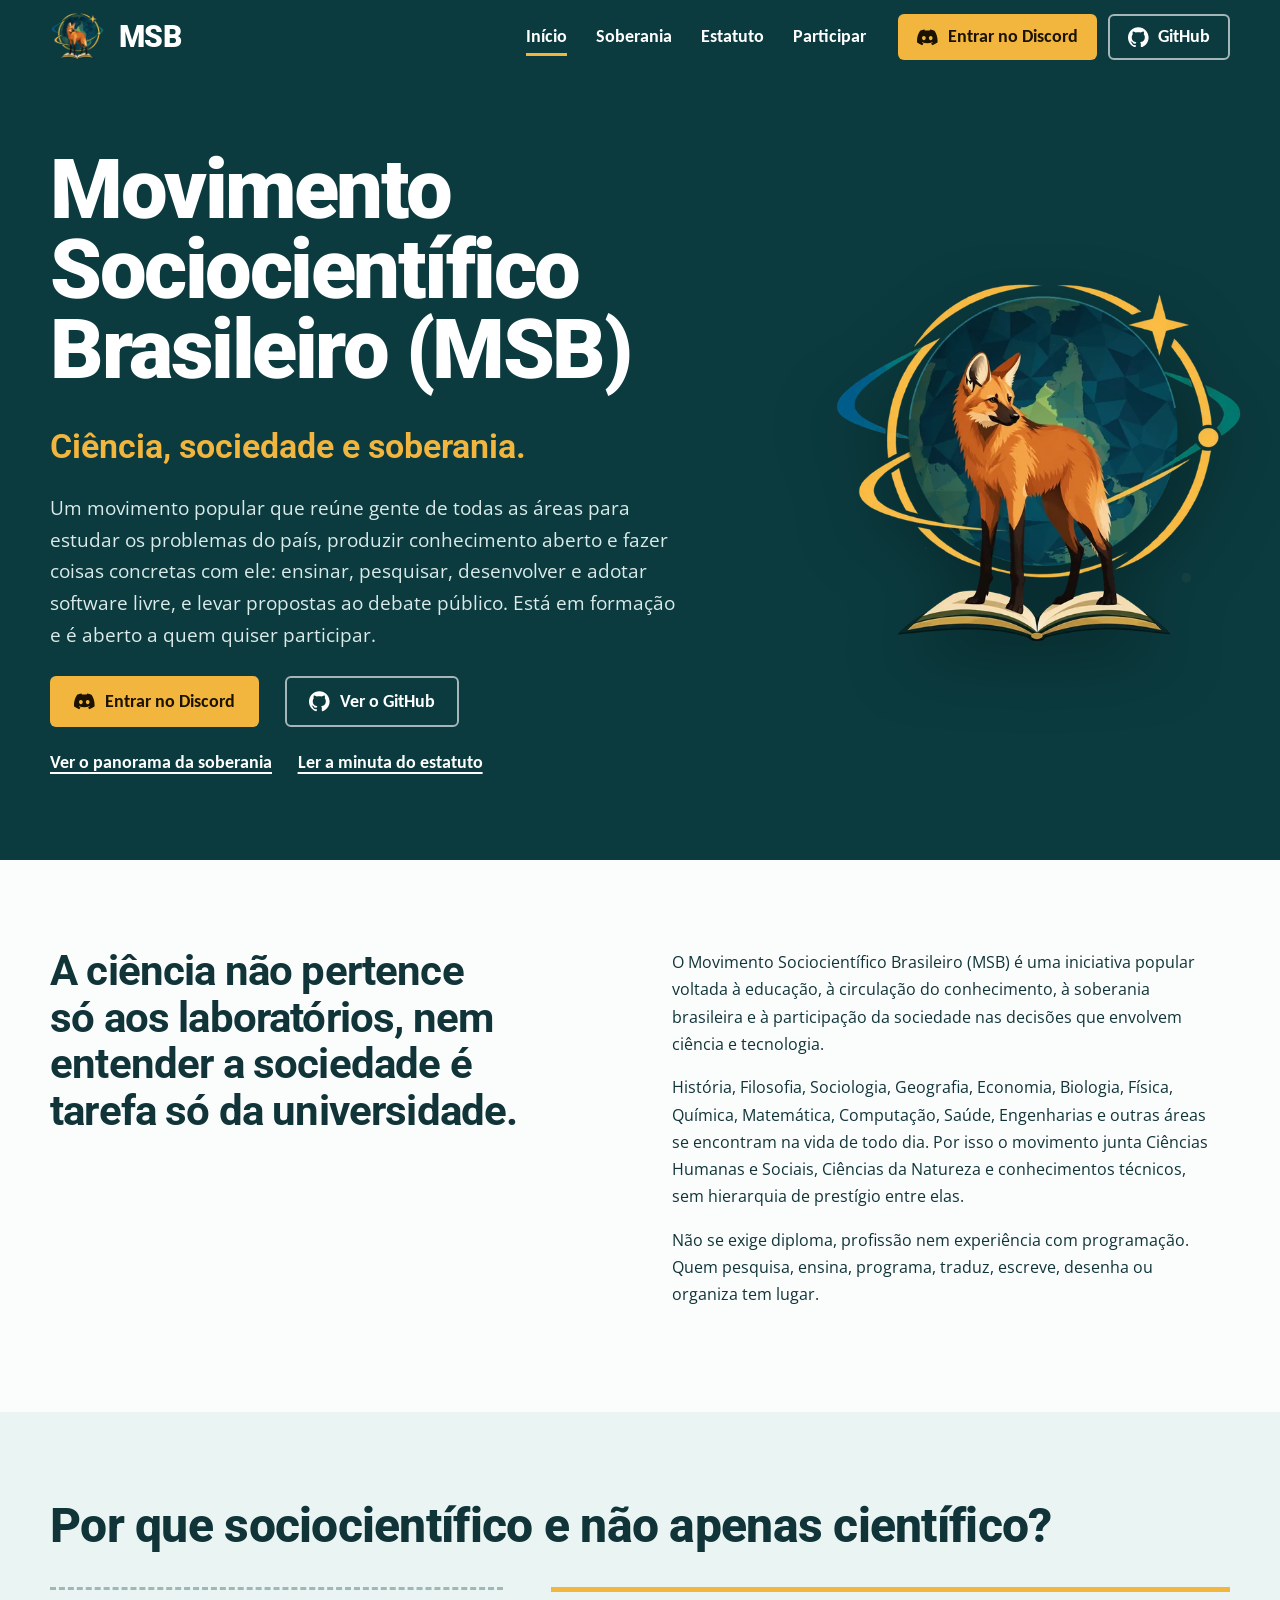
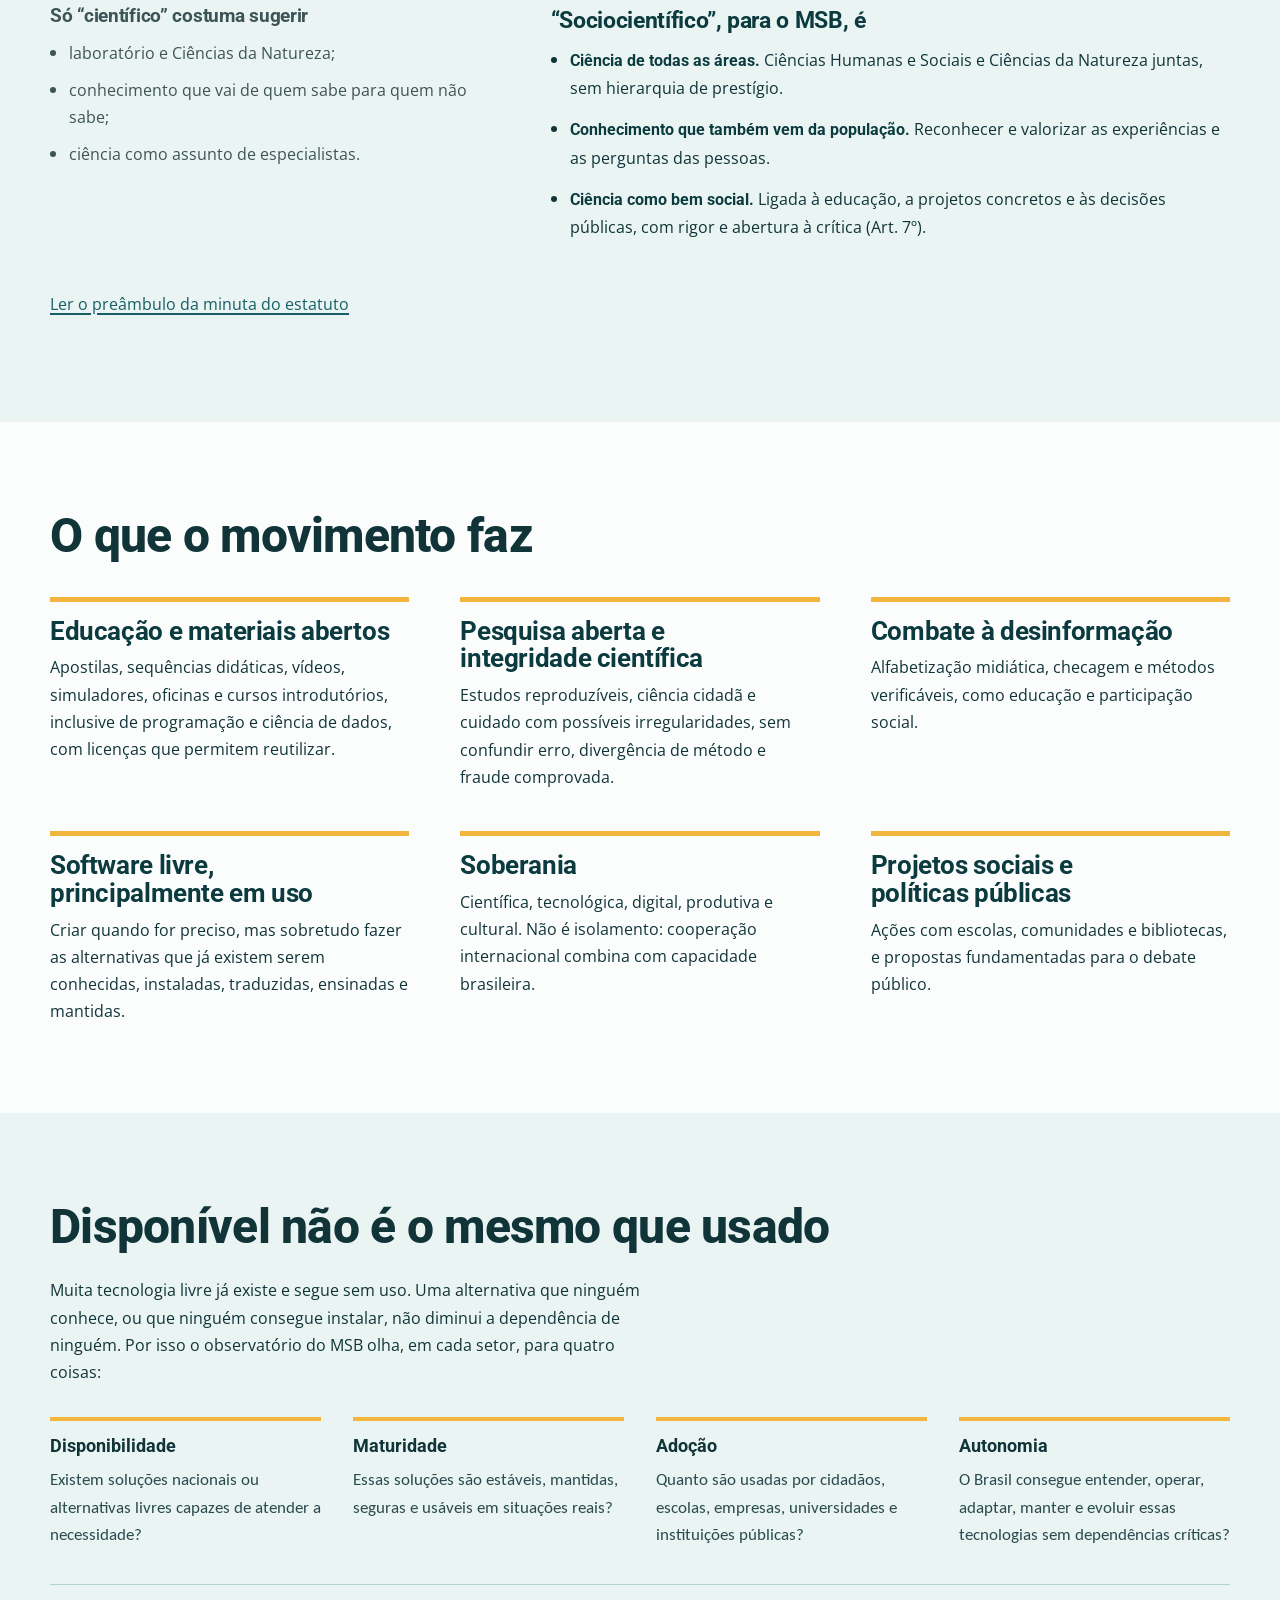
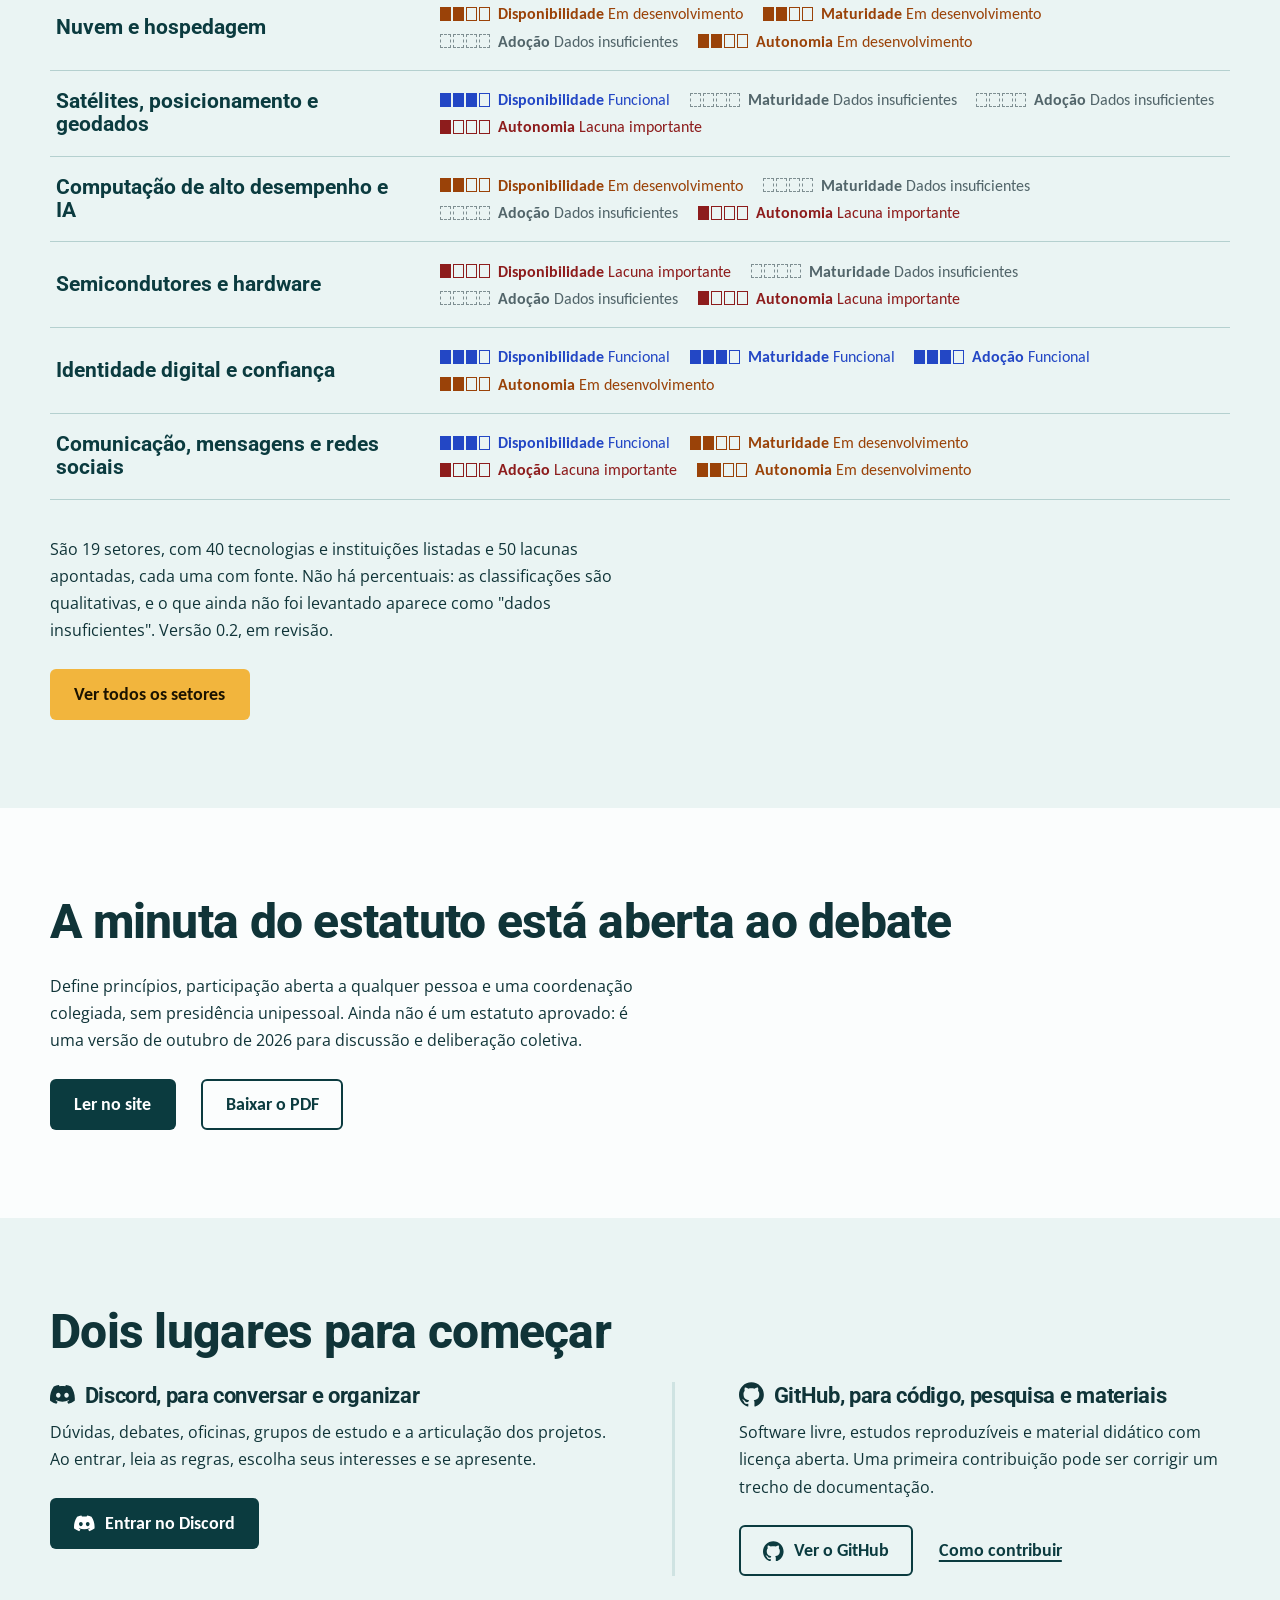
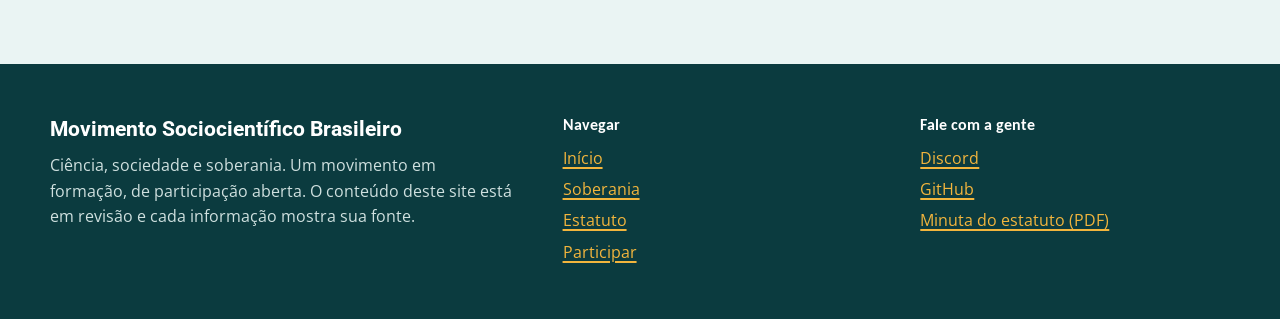
<file: index.html>
<!doctype html>
<html lang="pt-BR">
<head>
  <meta charset="utf-8">
  <meta name="viewport" content="width=device-width, initial-scale=1">
  <title>Movimento Sociocientífico Brasileiro</title>
  <meta name="description" content="Ciência, sociedade e soberania. Um movimento popular que reúne gente de todas as áreas para produzir conhecimento aberto, ensinar, pesquisar e adotar software livre.">
  <meta name="theme-color" content="#0b3b3f">
  <meta property="og:type" content="website">
  <meta property="og:locale" content="pt_BR">
  <meta property="og:site_name" content="Movimento Sociocientífico Brasileiro">
  <meta property="og:title" content="Movimento Sociocientífico Brasileiro">
  <meta property="og:description" content="Ciência, sociedade e soberania. Um movimento popular que reúne gente de todas as áreas para produzir conhecimento aberto, ensinar, pesquisar e adotar software livre.">
  <meta name="twitter:card" content="summary">
  <link rel="icon" type="image/png" href="assets/favicon.png">
  <link rel="preload" href="assets/fonts/roboto-latin-wght-normal.woff2" as="font" type="font/woff2" crossorigin>
  <link rel="preload" href="assets/fonts/open-sans-latin-wght-normal.woff2" as="font" type="font/woff2" crossorigin>
  <link rel="stylesheet" href="css/style.css">
</head>
<body>
  <a class="pular" href="#conteudo">Pular para o conteúdo</a>
  <header class="topo">
    <div class="contem topo-linha">
      <a class="marca" href="index.html" aria-label="Movimento Sociocientífico Brasileiro, página inicial">
        <img src="assets/logo-128.png" alt="" width="56" height="56">
        <span class="marca-nome">MSB</span>
      </a>
      <button class="menu-btn" type="button" aria-expanded="false" aria-controls="nav">Menu</button>
      <nav id="nav" class="nav" aria-label="Principal">
        <ul>
          <li><a href="index.html" aria-current="page">Início</a></li>
          <li><a href="soberania.html">Soberania</a></li>
          <li><a href="estatuto.html">Estatuto</a></li>
          <li><a href="participar.html">Participar</a></li>
        </ul>
        <div class="nav-acoes">
          <a class="btn btn-ouro btn-discord" href="https://discord.gg/epnCB9ZKJw" data-link="discord" rel="noopener noreferrer"><svg class="icone" viewBox="0 0 24 24" aria-hidden="true" focusable="false"><path d="M20.317 4.3698a19.7913 19.7913 0 00-4.8851-1.5152.0741.0741 0 00-.0785.0371c-.211.3753-.4447.8648-.6083 1.2495-1.8447-.2762-3.68-.2762-5.4868 0-.1636-.3933-.4058-.8742-.6177-1.2495a.077.077 0 00-.0785-.037 19.7363 19.7363 0 00-4.8852 1.515.0699.0699 0 00-.0321.0277C.5334 9.0458-.319 13.5799.0992 18.0578a.0824.0824 0 00.0312.0561c2.0528 1.5076 4.0413 2.4228 5.9929 3.0294a.0777.0777 0 00.0842-.0276c.4616-.6304.8731-1.2952 1.226-1.9942a.076.076 0 00-.0416-.1057c-.6528-.2476-1.2743-.5495-1.8722-.8923a.077.077 0 01-.0076-.1277c.1258-.0943.2517-.1923.3718-.2914a.0743.0743 0 01.0776-.0105c3.9278 1.7933 8.18 1.7933 12.0614 0a.0739.0739 0 01.0785.0095c.1202.099.246.1981.3728.2924a.077.077 0 01-.0066.1276 12.2986 12.2986 0 01-1.873.8914.0766.0766 0 00-.0407.1067c.3604.698.7719 1.3628 1.225 1.9932a.076.076 0 00.0842.0286c1.961-.6067 3.9495-1.5219 6.0023-3.0294a.077.077 0 00.0313-.0552c.5004-5.177-.8382-9.6739-3.5485-13.6604a.061.061 0 00-.0312-.0286zM8.02 15.3312c-1.1825 0-2.1569-1.0857-2.1569-2.419 0-1.3332.9555-2.4189 2.157-2.4189 1.2108 0 2.1757 1.0952 2.1568 2.419 0 1.3332-.9555 2.4189-2.1569 2.4189zm7.9748 0c-1.1825 0-2.1569-1.0857-2.1569-2.419 0-1.3332.9554-2.4189 2.1569-2.4189 1.2108 0 2.1757 1.0952 2.1568 2.419 0 1.3332-.946 2.4189-2.1568 2.4189Z"/></svg>Entrar no Discord</a>
          <a class="btn btn-claro btn-discord" href="https://github.com/MSB-org" data-link="github" rel="noopener noreferrer"><svg class="icone" viewBox="0 0 24 24" aria-hidden="true" focusable="false"><path d="M12 .297c-6.63 0-12 5.373-12 12 0 5.303 3.438 9.8 8.205 11.385.6.113.82-.258.82-.577 0-.285-.01-1.04-.015-2.04-3.338.724-4.042-1.61-4.042-1.61C4.422 18.07 3.633 17.7 3.633 17.7c-1.087-.744.084-.729.084-.729 1.205.084 1.838 1.236 1.838 1.236 1.07 1.835 2.809 1.305 3.495.998.108-.776.417-1.305.76-1.605-2.665-.3-5.466-1.332-5.466-5.93 0-1.31.465-2.38 1.235-3.22-.135-.303-.54-1.523.105-3.176 0 0 1.005-.322 3.3 1.23.96-.267 1.98-.399 3-.405 1.02.006 2.04.138 3 .405 2.28-1.552 3.285-1.23 3.285-1.23.645 1.653.24 2.873.12 3.176.765.84 1.23 1.91 1.23 3.22 0 4.61-2.805 5.625-5.475 5.92.42.36.81 1.096.81 2.22 0 1.606-.015 2.896-.015 3.286 0 .315.21.69.825.57C20.565 22.092 24 17.592 24 12.297c0-6.627-5.373-12-12-12"/></svg>GitHub</a>
        </div>
      </nav>
    </div>
  </header>

  <main id="conteudo">
    <section class="heroi">
      <svg class="orbitas-banner" viewBox="0 0 1600 760" preserveAspectRatio="xMidYMid slice" aria-hidden="true" focusable="false">
        <defs>
          <linearGradient id="g-ouro" x1="0" x2="1" y1="0" y2="0"><stop offset="0" stop-color="#f2b53d" stop-opacity="0"/><stop offset="0.45" stop-color="#f2b53d" stop-opacity="0.5"/><stop offset="1" stop-color="#f2b53d" stop-opacity="0.05"/></linearGradient>
          <linearGradient id="g-agua" x1="1" x2="0" y1="0" y2="0"><stop offset="0" stop-color="#4fc3c3" stop-opacity="0"/><stop offset="0.5" stop-color="#4fc3c3" stop-opacity="0.45"/><stop offset="1" stop-color="#4fc3c3" stop-opacity="0.04"/></linearGradient>
        </defs>
        <g class="d1"><ellipse pathLength="1" cx="1120" cy="360" rx="800" ry="250" transform="rotate(-22 1120 360)" stroke="url(#g-ouro)" stroke-width="34"/></g>
        <g class="d2"><ellipse pathLength="1" cx="1080" cy="380" rx="740" ry="190" transform="rotate(27 1080 380)" stroke="url(#g-agua)" stroke-width="22"/></g>
        <g class="d3"><ellipse pathLength="1" cx="360" cy="640" rx="980" ry="210" transform="rotate(-9 360 640)" stroke="url(#g-ouro)" stroke-width="9"/></g>
        <g class="d4"><ellipse pathLength="1" cx="760" cy="90" rx="1150" ry="250" transform="rotate(10 760 90)" stroke="url(#g-agua)" stroke-width="5"/></g>
      </svg>
      <div class="contem heroi-grade">
        <div class="heroi-texto">
          <h1>Movimento Sociocientífico Brasileiro <span class="sigla">(MSB)</span></h1>
          <p class="lema">Ciência, sociedade e soberania.</p>
          <p class="lide">Um movimento popular que reúne gente de todas as áreas para estudar os problemas do país, produzir conhecimento aberto e fazer coisas concretas com ele: ensinar, pesquisar, desenvolver e adotar software livre, e levar propostas ao debate público. Está em formação e é aberto a quem quiser participar.</p>
          <div class="acoes">
            <a class="btn btn-ouro btn-discord" href="https://discord.gg/epnCB9ZKJw" data-link="discord" rel="noopener noreferrer"><svg class="icone" viewBox="0 0 24 24" aria-hidden="true" focusable="false"><path d="M20.317 4.3698a19.7913 19.7913 0 00-4.8851-1.5152.0741.0741 0 00-.0785.0371c-.211.3753-.4447.8648-.6083 1.2495-1.8447-.2762-3.68-.2762-5.4868 0-.1636-.3933-.4058-.8742-.6177-1.2495a.077.077 0 00-.0785-.037 19.7363 19.7363 0 00-4.8852 1.515.0699.0699 0 00-.0321.0277C.5334 9.0458-.319 13.5799.0992 18.0578a.0824.0824 0 00.0312.0561c2.0528 1.5076 4.0413 2.4228 5.9929 3.0294a.0777.0777 0 00.0842-.0276c.4616-.6304.8731-1.2952 1.226-1.9942a.076.076 0 00-.0416-.1057c-.6528-.2476-1.2743-.5495-1.8722-.8923a.077.077 0 01-.0076-.1277c.1258-.0943.2517-.1923.3718-.2914a.0743.0743 0 01.0776-.0105c3.9278 1.7933 8.18 1.7933 12.0614 0a.0739.0739 0 01.0785.0095c.1202.099.246.1981.3728.2924a.077.077 0 01-.0066.1276 12.2986 12.2986 0 01-1.873.8914.0766.0766 0 00-.0407.1067c.3604.698.7719 1.3628 1.225 1.9932a.076.076 0 00.0842.0286c1.961-.6067 3.9495-1.5219 6.0023-3.0294a.077.077 0 00.0313-.0552c.5004-5.177-.8382-9.6739-3.5485-13.6604a.061.061 0 00-.0312-.0286zM8.02 15.3312c-1.1825 0-2.1569-1.0857-2.1569-2.419 0-1.3332.9555-2.4189 2.157-2.4189 1.2108 0 2.1757 1.0952 2.1568 2.419 0 1.3332-.9555 2.4189-2.1569 2.4189zm7.9748 0c-1.1825 0-2.1569-1.0857-2.1569-2.419 0-1.3332.9554-2.4189 2.1569-2.4189 1.2108 0 2.1757 1.0952 2.1568 2.419 0 1.3332-.946 2.4189-2.1568 2.4189Z"/></svg>Entrar no Discord</a>
            <a class="btn btn-claro btn-discord" href="https://github.com/MSB-org" data-link="github" rel="noopener noreferrer"><svg class="icone" viewBox="0 0 24 24" aria-hidden="true" focusable="false"><path d="M12 .297c-6.63 0-12 5.373-12 12 0 5.303 3.438 9.8 8.205 11.385.6.113.82-.258.82-.577 0-.285-.01-1.04-.015-2.04-3.338.724-4.042-1.61-4.042-1.61C4.422 18.07 3.633 17.7 3.633 17.7c-1.087-.744.084-.729.084-.729 1.205.084 1.838 1.236 1.838 1.236 1.07 1.835 2.809 1.305 3.495.998.108-.776.417-1.305.76-1.605-2.665-.3-5.466-1.332-5.466-5.93 0-1.31.465-2.38 1.235-3.22-.135-.303-.54-1.523.105-3.176 0 0 1.005-.322 3.3 1.23.96-.267 1.98-.399 3-.405 1.02.006 2.04.138 3 .405 2.28-1.552 3.285-1.23 3.285-1.23.645 1.653.24 2.873.12 3.176.765.84 1.23 1.91 1.23 3.22 0 4.61-2.805 5.625-5.475 5.92.42.36.81 1.096.81 2.22 0 1.606-.015 2.896-.015 3.286 0 .315.21.69.825.57C20.565 22.092 24 17.592 24 12.297c0-6.627-5.373-12-12-12"/></svg>Ver o GitHub</a>
            <div class="acoes-links">
              <a class="link-claro" href="soberania.html">Ver o panorama da soberania</a>
              <a class="link-claro" href="estatuto.html">Ler a minuta do estatuto</a>
            </div>
          </div>
        </div>
        <div class="heroi-emblema">
          <picture>
            <source srcset="assets/logo-640.webp" type="image/webp">
            <img src="assets/logo-640.png" width="640" height="640" alt="Emblema do MSB: um lobo-guará sobre um livro aberto, diante do globo terrestre">
          </picture>
        </div>
      </div>
    </section>

    <section class="secao" id="movimento">
      <div class="contem duas-colunas">
        <p class="afirmacao">A ciência não pertence só aos laboratórios, nem entender a sociedade é tarefa só da universidade.</p>
        <div class="texto-corrido">
          <p>O Movimento Sociocientífico Brasileiro (MSB) é uma iniciativa popular voltada à educação, à circulação do conhecimento, à soberania brasileira e à participação da sociedade nas decisões que envolvem ciência e tecnologia.</p>
          <p>História, Filosofia, Sociologia, Geografia, Economia, Biologia, Física, Química, Matemática, Computação, Saúde, Engenharias e outras áreas se encontram na vida de todo dia. Por isso o movimento junta Ciências Humanas e Sociais, Ciências da Natureza e conhecimentos técnicos, sem hierarquia de prestígio entre elas.</p>
          <p>Não se exige diploma, profissão nem experiência com programação. Quem pesquisa, ensina, programa, traduz, escreve, desenha ou organiza tem lugar.</p>
        </div>
      </div>
    </section>

    <section class="secao gelo" id="por-que" aria-labelledby="t-porque">
      <div class="contem">
        <h2 id="t-porque">Por que sociocientífico e não apenas científico?</h2>
        <div class="comparacao">
          <div class="so-cientifico">
            <h3>Só “científico” costuma sugerir</h3>
            <ul>
              <li>laboratório e Ciências da Natureza;</li>
              <li>conhecimento que vai de quem sabe para quem não sabe;</li>
              <li>ciência como assunto de especialistas.</li>
            </ul>
          </div>
          <div class="sociocientifico">
            <h3>“Sociocientífico”, para o MSB, é</h3>
            <ul>
              <li><b>Ciência de todas as áreas.</b> Ciências Humanas e Sociais e Ciências da Natureza juntas, sem hierarquia de prestígio.</li>
              <li><b>Conhecimento que também vem da população.</b> Reconhecer e valorizar as experiências e as perguntas das pessoas.</li>
              <li><b>Ciência como bem social.</b> Ligada à educação, a projetos concretos e às decisões públicas, com rigor e abertura à crítica (Art. 7º).</li>
            </ul>
          </div>
        </div>
        <p><a href="estatuto.html#preambulo">Ler o preâmbulo da minuta do estatuto</a></p>
      </div>
    </section>

    <section class="secao" id="frentes" aria-labelledby="t-frentes">
      <div class="contem">
        <h2 id="t-frentes">O que o movimento faz</h2>
        <div class="frentes-grade">
          <article><h3>Educação e materiais abertos</h3><p>Apostilas, sequências didáticas, vídeos, simuladores, oficinas e cursos introdutórios, inclusive de programação e ciência de dados, com licenças que permitem reutilizar.</p></article>
          <article><h3>Pesquisa aberta e integridade científica</h3><p>Estudos reproduzíveis, ciência cidadã e cuidado com possíveis irregularidades, sem confundir erro, divergência de método e fraude comprovada.</p></article>
          <article><h3>Combate à desinformação</h3><p>Alfabetização midiática, checagem e métodos verificáveis, como educação e participação social.</p></article>
          <article><h3>Software livre, principalmente em uso</h3><p>Criar quando for preciso, mas sobretudo fazer as alternativas que já existem serem conhecidas, instaladas, traduzidas, ensinadas e mantidas.</p></article>
          <article><h3>Soberania</h3><p>Científica, tecnológica, digital, produtiva e cultural. Não é isolamento: cooperação internacional combina com capacidade brasileira.</p></article>
          <article><h3>Projetos sociais e políticas públicas</h3><p>Ações com escolas, comunidades e bibliotecas, e propostas fundamentadas para o debate público.</p></article>
        </div>
      </div>
    </section>

    <section class="secao gelo" id="observatorio">
      <div class="contem">
        <h2>Disponível não é o mesmo que usado</h2>
        <p class="medida">Muita tecnologia livre já existe e segue sem uso. Uma alternativa que ninguém conhece, ou que ninguém consegue instalar, não diminui a dependência de ninguém. Por isso o observatório do MSB olha, em cada setor, para quatro coisas:</p>
        <dl class="dimensoes"><div><dt>Disponibilidade</dt><dd>Existem soluções nacionais ou alternativas livres capazes de atender a necessidade?</dd></div><div><dt>Maturidade</dt><dd>Essas soluções são estáveis, mantidas, seguras e usáveis em situações reais?</dd></div><div><dt>Adoção</dt><dd>Quanto são usadas por cidadãos, escolas, empresas, universidades e instituições públicas?</dd></div><div><dt>Autonomia</dt><dd>O Brasil consegue entender, operar, adaptar, manter e evoluir essas tecnologias sem dependências críticas?</dd></div></dl>
        <ul class="quadro">
          <li><a href="soberania.html#nuvem"><span class="quadro-nome">Nuvem e hospedagem</span><span class="chips"><span class="nivel" data-nivel="em_desenvolvimento"><span class="barras" aria-hidden="true"><i class="cheia"></i><i class="cheia"></i><i class=""></i><i class=""></i></span><span><b>Disponibilidade</b> Em desenvolvimento</span></span><span class="nivel" data-nivel="em_desenvolvimento"><span class="barras" aria-hidden="true"><i class="cheia"></i><i class="cheia"></i><i class=""></i><i class=""></i></span><span><b>Maturidade</b> Em desenvolvimento</span></span><span class="nivel" data-nivel="sem_dados"><span class="barras" aria-hidden="true"><i class=""></i><i class=""></i><i class=""></i><i class=""></i></span><span><b>Adoção</b> Dados insuficientes</span></span><span class="nivel" data-nivel="em_desenvolvimento"><span class="barras" aria-hidden="true"><i class="cheia"></i><i class="cheia"></i><i class=""></i><i class=""></i></span><span><b>Autonomia</b> Em desenvolvimento</span></span></span></a></li>
          <li><a href="soberania.html#geoespacial"><span class="quadro-nome">Satélites, posicionamento e geodados</span><span class="chips"><span class="nivel" data-nivel="funcional"><span class="barras" aria-hidden="true"><i class="cheia"></i><i class="cheia"></i><i class="cheia"></i><i class=""></i></span><span><b>Disponibilidade</b> Funcional</span></span><span class="nivel" data-nivel="sem_dados"><span class="barras" aria-hidden="true"><i class=""></i><i class=""></i><i class=""></i><i class=""></i></span><span><b>Maturidade</b> Dados insuficientes</span></span><span class="nivel" data-nivel="sem_dados"><span class="barras" aria-hidden="true"><i class=""></i><i class=""></i><i class=""></i><i class=""></i></span><span><b>Adoção</b> Dados insuficientes</span></span><span class="nivel" data-nivel="lacuna"><span class="barras" aria-hidden="true"><i class="cheia"></i><i class=""></i><i class=""></i><i class=""></i></span><span><b>Autonomia</b> Lacuna importante</span></span></span></a></li>
          <li><a href="soberania.html#ia"><span class="quadro-nome">Computação de alto desempenho e IA</span><span class="chips"><span class="nivel" data-nivel="em_desenvolvimento"><span class="barras" aria-hidden="true"><i class="cheia"></i><i class="cheia"></i><i class=""></i><i class=""></i></span><span><b>Disponibilidade</b> Em desenvolvimento</span></span><span class="nivel" data-nivel="sem_dados"><span class="barras" aria-hidden="true"><i class=""></i><i class=""></i><i class=""></i><i class=""></i></span><span><b>Maturidade</b> Dados insuficientes</span></span><span class="nivel" data-nivel="sem_dados"><span class="barras" aria-hidden="true"><i class=""></i><i class=""></i><i class=""></i><i class=""></i></span><span><b>Adoção</b> Dados insuficientes</span></span><span class="nivel" data-nivel="lacuna"><span class="barras" aria-hidden="true"><i class="cheia"></i><i class=""></i><i class=""></i><i class=""></i></span><span><b>Autonomia</b> Lacuna importante</span></span></span></a></li>
          <li><a href="soberania.html#semicondutores"><span class="quadro-nome">Semicondutores e hardware</span><span class="chips"><span class="nivel" data-nivel="lacuna"><span class="barras" aria-hidden="true"><i class="cheia"></i><i class=""></i><i class=""></i><i class=""></i></span><span><b>Disponibilidade</b> Lacuna importante</span></span><span class="nivel" data-nivel="sem_dados"><span class="barras" aria-hidden="true"><i class=""></i><i class=""></i><i class=""></i><i class=""></i></span><span><b>Maturidade</b> Dados insuficientes</span></span><span class="nivel" data-nivel="sem_dados"><span class="barras" aria-hidden="true"><i class=""></i><i class=""></i><i class=""></i><i class=""></i></span><span><b>Adoção</b> Dados insuficientes</span></span><span class="nivel" data-nivel="lacuna"><span class="barras" aria-hidden="true"><i class="cheia"></i><i class=""></i><i class=""></i><i class=""></i></span><span><b>Autonomia</b> Lacuna importante</span></span></span></a></li>
          <li><a href="soberania.html#identidade"><span class="quadro-nome">Identidade digital e confiança</span><span class="chips"><span class="nivel" data-nivel="funcional"><span class="barras" aria-hidden="true"><i class="cheia"></i><i class="cheia"></i><i class="cheia"></i><i class=""></i></span><span><b>Disponibilidade</b> Funcional</span></span><span class="nivel" data-nivel="funcional"><span class="barras" aria-hidden="true"><i class="cheia"></i><i class="cheia"></i><i class="cheia"></i><i class=""></i></span><span><b>Maturidade</b> Funcional</span></span><span class="nivel" data-nivel="funcional"><span class="barras" aria-hidden="true"><i class="cheia"></i><i class="cheia"></i><i class="cheia"></i><i class=""></i></span><span><b>Adoção</b> Funcional</span></span><span class="nivel" data-nivel="em_desenvolvimento"><span class="barras" aria-hidden="true"><i class="cheia"></i><i class="cheia"></i><i class=""></i><i class=""></i></span><span><b>Autonomia</b> Em desenvolvimento</span></span></span></a></li>
          <li><a href="soberania.html#comunicacao"><span class="quadro-nome">Comunicação, mensagens e redes sociais</span><span class="chips"><span class="nivel" data-nivel="funcional"><span class="barras" aria-hidden="true"><i class="cheia"></i><i class="cheia"></i><i class="cheia"></i><i class=""></i></span><span><b>Disponibilidade</b> Funcional</span></span><span class="nivel" data-nivel="em_desenvolvimento"><span class="barras" aria-hidden="true"><i class="cheia"></i><i class="cheia"></i><i class=""></i><i class=""></i></span><span><b>Maturidade</b> Em desenvolvimento</span></span><span class="nivel" data-nivel="lacuna"><span class="barras" aria-hidden="true"><i class="cheia"></i><i class=""></i><i class=""></i><i class=""></i></span><span><b>Adoção</b> Lacuna importante</span></span><span class="nivel" data-nivel="em_desenvolvimento"><span class="barras" aria-hidden="true"><i class="cheia"></i><i class="cheia"></i><i class=""></i><i class=""></i></span><span><b>Autonomia</b> Em desenvolvimento</span></span></span></a></li>
        </ul>
        <p class="medida">São 19 setores, com 40 tecnologias e instituições listadas e 50 lacunas apontadas, cada uma com fonte. Não há percentuais: as classificações são qualitativas, e o que ainda não foi levantado aparece como "dados insuficientes". Versão 0.2, em revisão.</p>
        <div class="acoes"><a class="btn btn-ouro" href="soberania.html">Ver todos os setores</a></div>
      </div>
    </section>

    <section class="secao" id="estatuto">
      <div class="contem">
        <h2>A minuta do estatuto está aberta ao debate</h2>
        <p class="medida">Define princípios, participação aberta a qualquer pessoa e uma coordenação colegiada, sem presidência unipessoal. Ainda não é um estatuto aprovado: é uma versão de outubro de 2026 para discussão e deliberação coletiva.</p>
        <div class="acoes">
          <a class="btn btn-mar" href="estatuto.html">Ler no site</a>
          <a class="btn btn-contorno-mar" href="assets/MSB_Estatuto_minuta.pdf" data-link="estatuto_pdf">Baixar o PDF</a>
        </div>
      </div>
    </section>

    <section class="secao gelo" id="participar">
      <div class="contem">
        <h2>Dois lugares para começar</h2>
        <div class="duas-colunas separadas">
          <div>
            <h3><svg class="icone" viewBox="0 0 24 24" aria-hidden="true" focusable="false"><path d="M20.317 4.3698a19.7913 19.7913 0 00-4.8851-1.5152.0741.0741 0 00-.0785.0371c-.211.3753-.4447.8648-.6083 1.2495-1.8447-.2762-3.68-.2762-5.4868 0-.1636-.3933-.4058-.8742-.6177-1.2495a.077.077 0 00-.0785-.037 19.7363 19.7363 0 00-4.8852 1.515.0699.0699 0 00-.0321.0277C.5334 9.0458-.319 13.5799.0992 18.0578a.0824.0824 0 00.0312.0561c2.0528 1.5076 4.0413 2.4228 5.9929 3.0294a.0777.0777 0 00.0842-.0276c.4616-.6304.8731-1.2952 1.226-1.9942a.076.076 0 00-.0416-.1057c-.6528-.2476-1.2743-.5495-1.8722-.8923a.077.077 0 01-.0076-.1277c.1258-.0943.2517-.1923.3718-.2914a.0743.0743 0 01.0776-.0105c3.9278 1.7933 8.18 1.7933 12.0614 0a.0739.0739 0 01.0785.0095c.1202.099.246.1981.3728.2924a.077.077 0 01-.0066.1276 12.2986 12.2986 0 01-1.873.8914.0766.0766 0 00-.0407.1067c.3604.698.7719 1.3628 1.225 1.9932a.076.076 0 00.0842.0286c1.961-.6067 3.9495-1.5219 6.0023-3.0294a.077.077 0 00.0313-.0552c.5004-5.177-.8382-9.6739-3.5485-13.6604a.061.061 0 00-.0312-.0286zM8.02 15.3312c-1.1825 0-2.1569-1.0857-2.1569-2.419 0-1.3332.9555-2.4189 2.157-2.4189 1.2108 0 2.1757 1.0952 2.1568 2.419 0 1.3332-.9555 2.4189-2.1569 2.4189zm7.9748 0c-1.1825 0-2.1569-1.0857-2.1569-2.419 0-1.3332.9554-2.4189 2.1569-2.4189 1.2108 0 2.1757 1.0952 2.1568 2.419 0 1.3332-.946 2.4189-2.1568 2.4189Z"/></svg>Discord, para conversar e organizar</h3>
            <p>Dúvidas, debates, oficinas, grupos de estudo e a articulação dos projetos. Ao entrar, leia as regras, escolha seus interesses e se apresente.</p>
            <div class="acoes"><a class="btn btn-mar btn-discord" href="https://discord.gg/epnCB9ZKJw" data-link="discord" rel="noopener noreferrer"><svg class="icone" viewBox="0 0 24 24" aria-hidden="true" focusable="false"><path d="M20.317 4.3698a19.7913 19.7913 0 00-4.8851-1.5152.0741.0741 0 00-.0785.0371c-.211.3753-.4447.8648-.6083 1.2495-1.8447-.2762-3.68-.2762-5.4868 0-.1636-.3933-.4058-.8742-.6177-1.2495a.077.077 0 00-.0785-.037 19.7363 19.7363 0 00-4.8852 1.515.0699.0699 0 00-.0321.0277C.5334 9.0458-.319 13.5799.0992 18.0578a.0824.0824 0 00.0312.0561c2.0528 1.5076 4.0413 2.4228 5.9929 3.0294a.0777.0777 0 00.0842-.0276c.4616-.6304.8731-1.2952 1.226-1.9942a.076.076 0 00-.0416-.1057c-.6528-.2476-1.2743-.5495-1.8722-.8923a.077.077 0 01-.0076-.1277c.1258-.0943.2517-.1923.3718-.2914a.0743.0743 0 01.0776-.0105c3.9278 1.7933 8.18 1.7933 12.0614 0a.0739.0739 0 01.0785.0095c.1202.099.246.1981.3728.2924a.077.077 0 01-.0066.1276 12.2986 12.2986 0 01-1.873.8914.0766.0766 0 00-.0407.1067c.3604.698.7719 1.3628 1.225 1.9932a.076.076 0 00.0842.0286c1.961-.6067 3.9495-1.5219 6.0023-3.0294a.077.077 0 00.0313-.0552c.5004-5.177-.8382-9.6739-3.5485-13.6604a.061.061 0 00-.0312-.0286zM8.02 15.3312c-1.1825 0-2.1569-1.0857-2.1569-2.419 0-1.3332.9555-2.4189 2.157-2.4189 1.2108 0 2.1757 1.0952 2.1568 2.419 0 1.3332-.9555 2.4189-2.1569 2.4189zm7.9748 0c-1.1825 0-2.1569-1.0857-2.1569-2.419 0-1.3332.9554-2.4189 2.1569-2.4189 1.2108 0 2.1757 1.0952 2.1568 2.419 0 1.3332-.946 2.4189-2.1568 2.4189Z"/></svg>Entrar no Discord</a></div>
          </div>
          <div>
            <h3><svg class="icone" viewBox="0 0 24 24" aria-hidden="true" focusable="false"><path d="M12 .297c-6.63 0-12 5.373-12 12 0 5.303 3.438 9.8 8.205 11.385.6.113.82-.258.82-.577 0-.285-.01-1.04-.015-2.04-3.338.724-4.042-1.61-4.042-1.61C4.422 18.07 3.633 17.7 3.633 17.7c-1.087-.744.084-.729.084-.729 1.205.084 1.838 1.236 1.838 1.236 1.07 1.835 2.809 1.305 3.495.998.108-.776.417-1.305.76-1.605-2.665-.3-5.466-1.332-5.466-5.93 0-1.31.465-2.38 1.235-3.22-.135-.303-.54-1.523.105-3.176 0 0 1.005-.322 3.3 1.23.96-.267 1.98-.399 3-.405 1.02.006 2.04.138 3 .405 2.28-1.552 3.285-1.23 3.285-1.23.645 1.653.24 2.873.12 3.176.765.84 1.23 1.91 1.23 3.22 0 4.61-2.805 5.625-5.475 5.92.42.36.81 1.096.81 2.22 0 1.606-.015 2.896-.015 3.286 0 .315.21.69.825.57C20.565 22.092 24 17.592 24 12.297c0-6.627-5.373-12-12-12"/></svg>GitHub, para código, pesquisa e materiais</h3>
            <p>Software livre, estudos reproduzíveis e material didático com licença aberta. Uma primeira contribuição pode ser corrigir um trecho de documentação.</p>
            <div class="acoes"><a class="btn btn-contorno-mar btn-discord" href="https://github.com/MSB-org" data-link="github" rel="noopener noreferrer"><svg class="icone" viewBox="0 0 24 24" aria-hidden="true" focusable="false"><path d="M12 .297c-6.63 0-12 5.373-12 12 0 5.303 3.438 9.8 8.205 11.385.6.113.82-.258.82-.577 0-.285-.01-1.04-.015-2.04-3.338.724-4.042-1.61-4.042-1.61C4.422 18.07 3.633 17.7 3.633 17.7c-1.087-.744.084-.729.084-.729 1.205.084 1.838 1.236 1.838 1.236 1.07 1.835 2.809 1.305 3.495.998.108-.776.417-1.305.76-1.605-2.665-.3-5.466-1.332-5.466-5.93 0-1.31.465-2.38 1.235-3.22-.135-.303-.54-1.523.105-3.176 0 0 1.005-.322 3.3 1.23.96-.267 1.98-.399 3-.405 1.02.006 2.04.138 3 .405 2.28-1.552 3.285-1.23 3.285-1.23.645 1.653.24 2.873.12 3.176.765.84 1.23 1.91 1.23 3.22 0 4.61-2.805 5.625-5.475 5.92.42.36.81 1.096.81 2.22 0 1.606-.015 2.896-.015 3.286 0 .315.21.69.825.57C20.565 22.092 24 17.592 24 12.297c0-6.627-5.373-12-12-12"/></svg>Ver o GitHub</a><a class="link-escuro" href="participar.html">Como contribuir</a></div>
          </div>
        </div>
      </div>
    </section>
  </main>

  <footer class="rodape">
    <div class="contem rodape-grade">
      <div>
        <p class="rodape-nome">Movimento Sociocientífico Brasileiro</p>
        <p>Ciência, sociedade e soberania. Um movimento em formação, de participação aberta. O conteúdo deste site está em revisão e cada informação mostra sua fonte.</p>
      </div>
      <nav aria-label="Rodapé">
        <p class="rodape-titulo">Navegar</p>
        <ul>
          <li><a href="index.html">Início</a></li>
          <li><a href="soberania.html">Soberania</a></li>
          <li><a href="estatuto.html">Estatuto</a></li>
          <li><a href="participar.html">Participar</a></li>
        </ul>
      </nav>
      <div>
        <p class="rodape-titulo">Fale com a gente</p>
        <ul>
          <li><a href="https://discord.gg/epnCB9ZKJw" data-link="discord" rel="noopener noreferrer">Discord</a></li>
          <li><a href="https://github.com/MSB-org" data-link="github" rel="noopener noreferrer">GitHub</a></li>
          <li><a href="assets/MSB_Estatuto_minuta.pdf" data-link="estatuto_pdf">Minuta do estatuto (PDF)</a></li>
        </ul>
      </div>
    </div>
  </footer>
  <script src="js/site.js" defer></script>
</body>
</html>
</file>
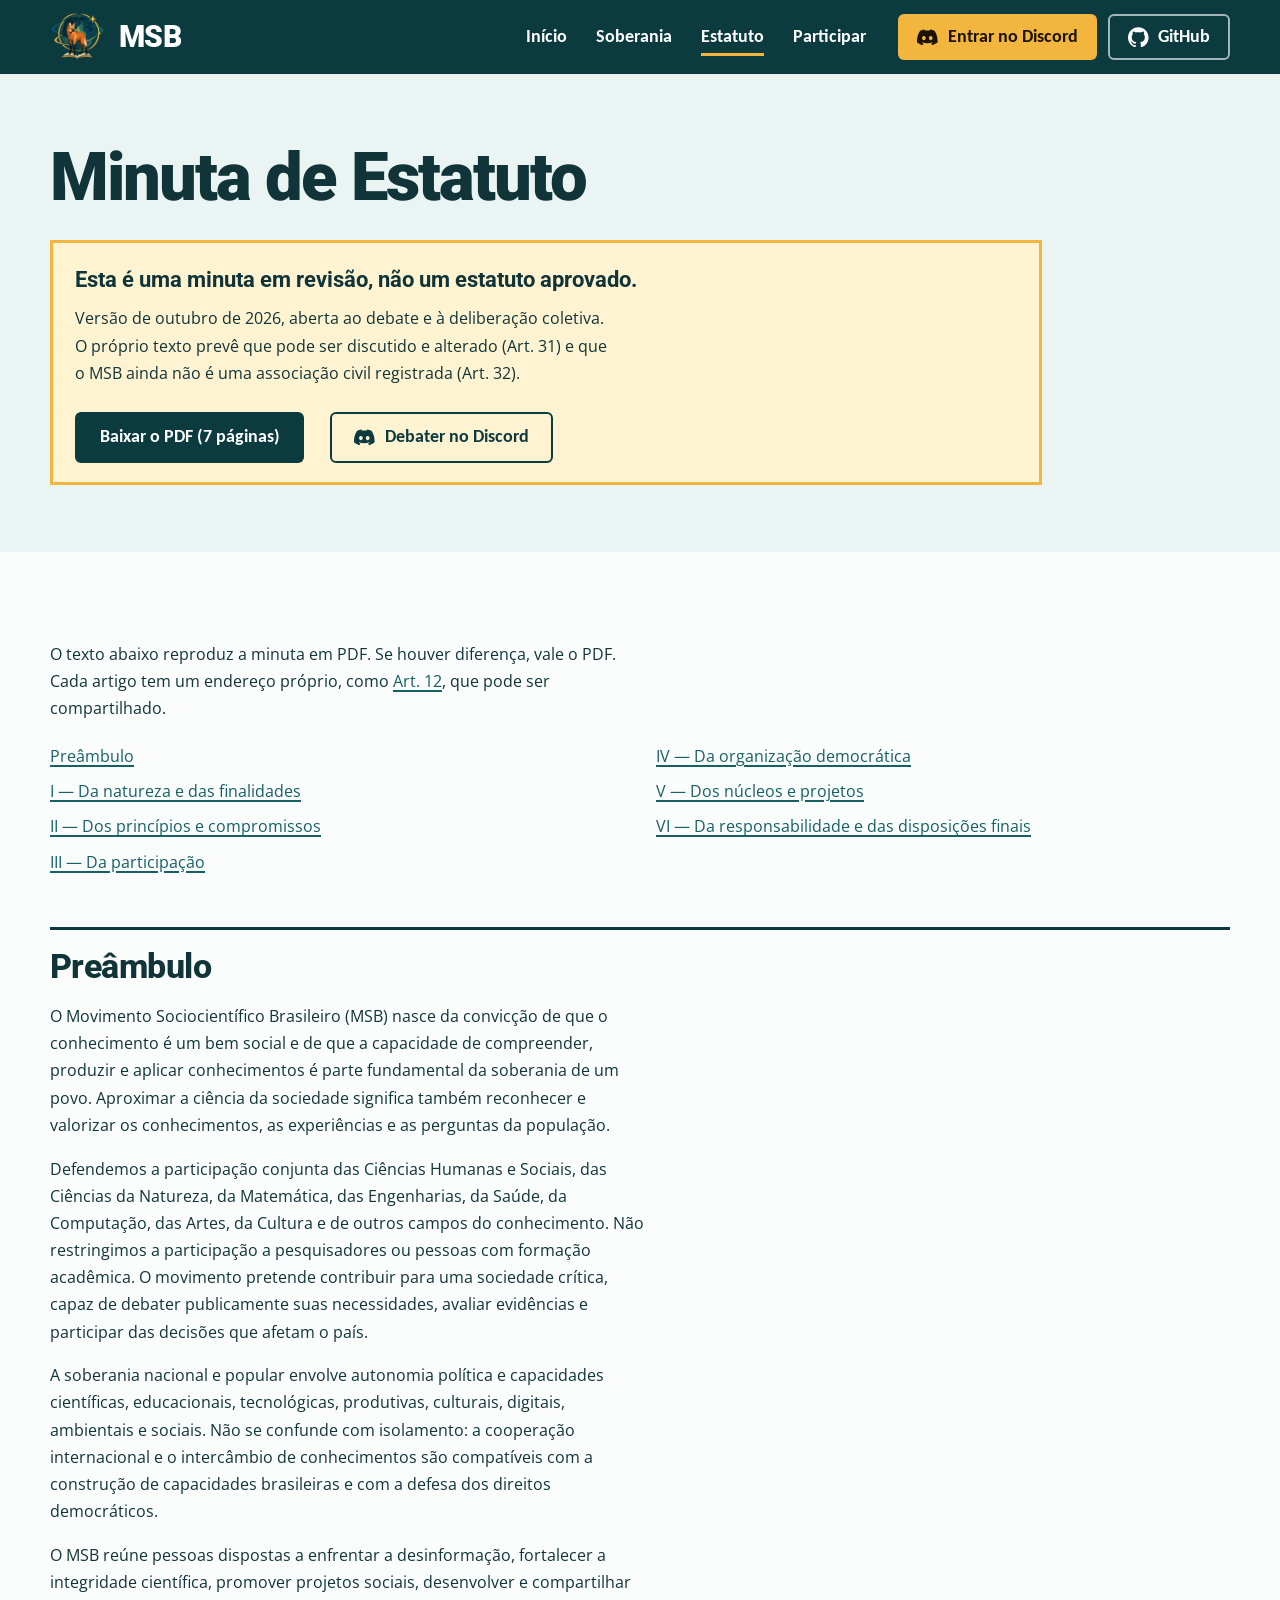
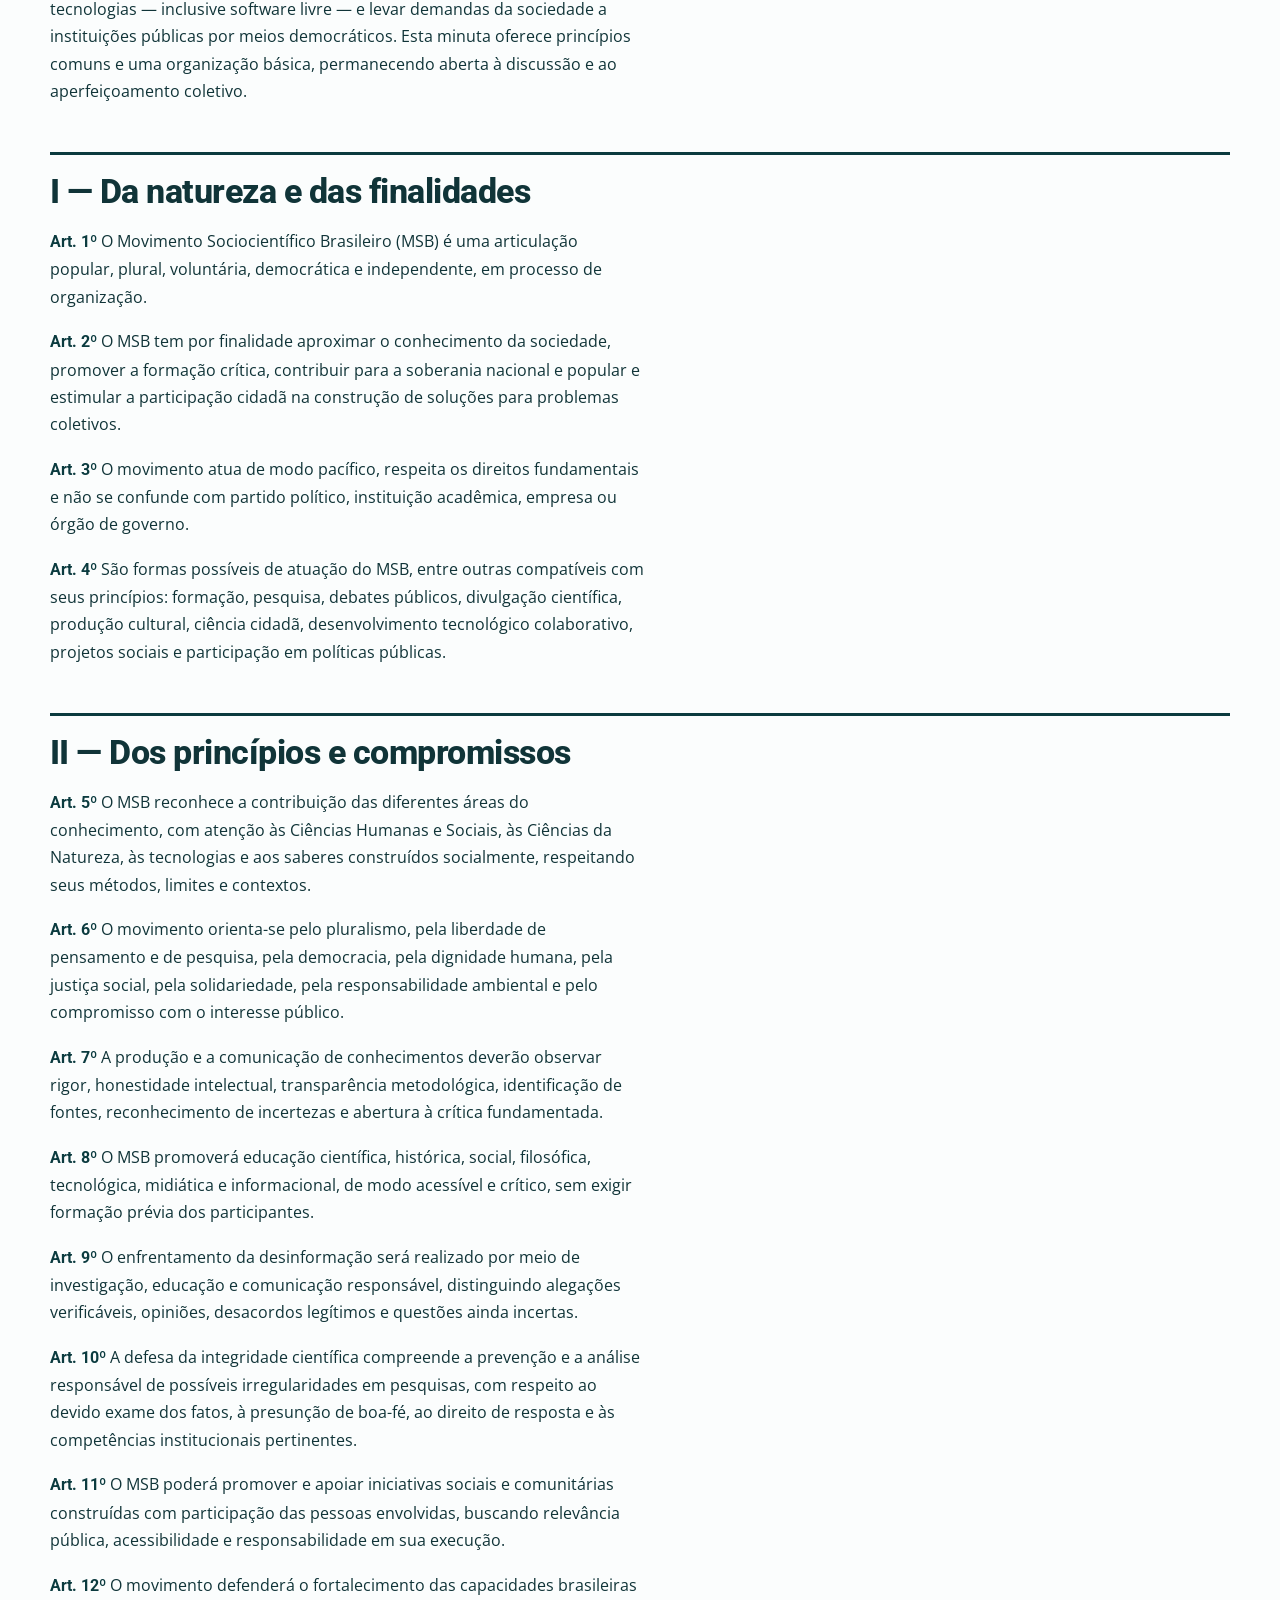
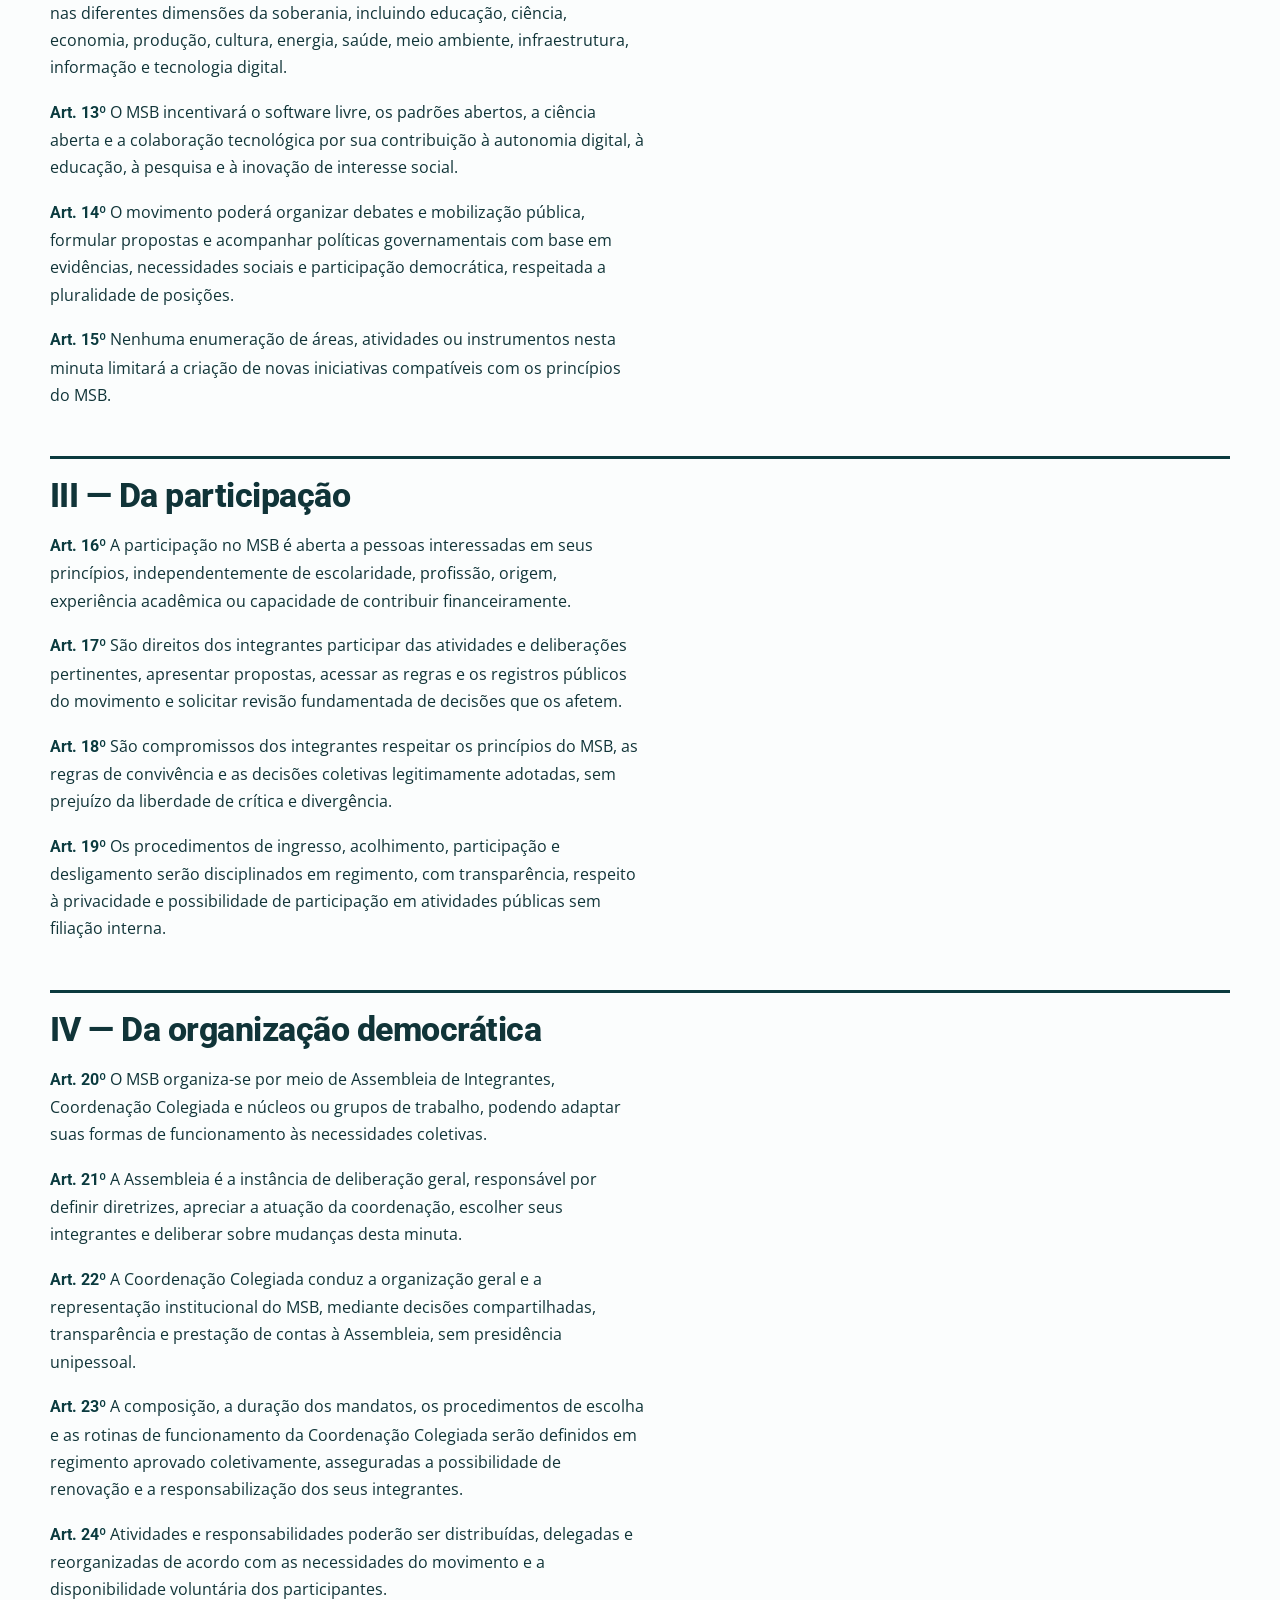
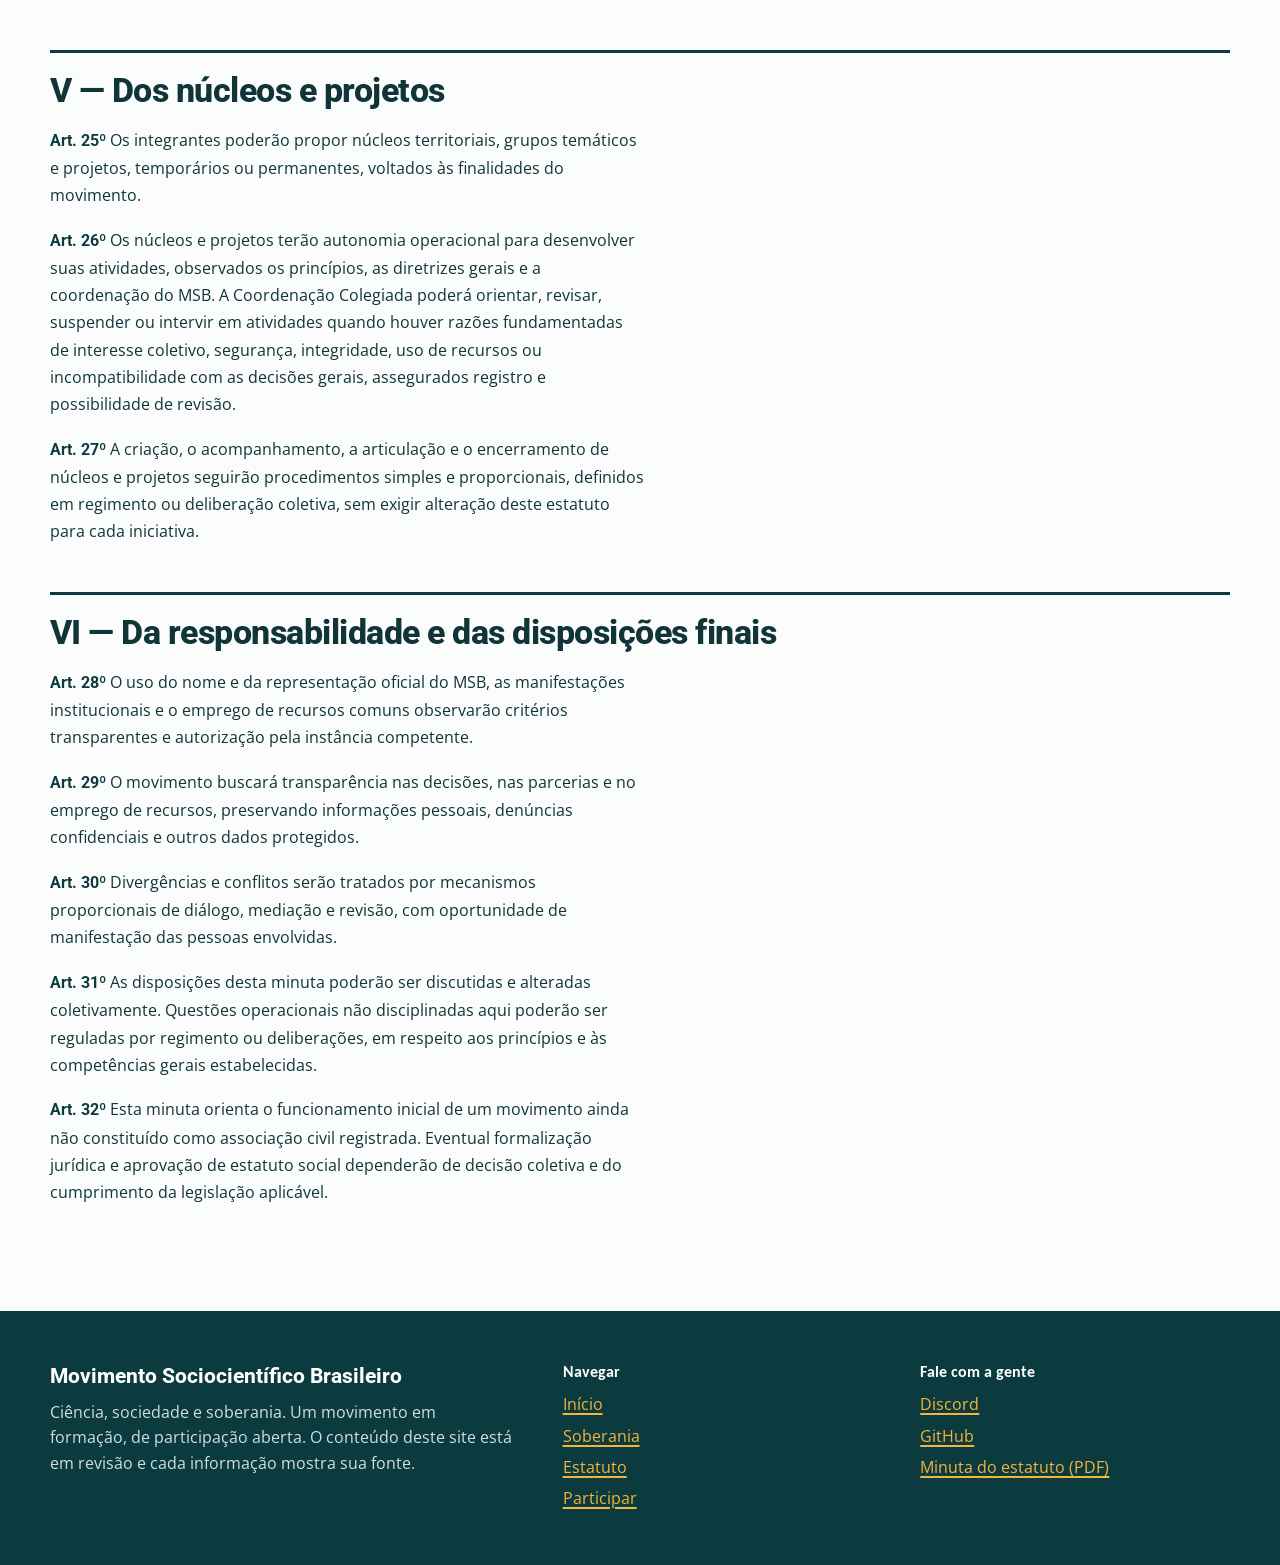
<file: estatuto.html>
<!doctype html>
<html lang="pt-BR">
<head>
  <meta charset="utf-8">
  <meta name="viewport" content="width=device-width, initial-scale=1">
  <title>Minuta de Estatuto (em debate), Movimento Sociocientífico Brasileiro</title>
  <meta name="description" content="Minuta de estatuto do Movimento Sociocientífico Brasileiro, versão de outubro de 2026, em debate e deliberação coletiva. Não é um documento aprovado.">
  <meta name="theme-color" content="#0b3b3f">
  <meta property="og:type" content="website">
  <meta property="og:locale" content="pt_BR">
  <meta property="og:site_name" content="Movimento Sociocientífico Brasileiro">
  <meta property="og:title" content="Minuta de Estatuto (em debate), Movimento Sociocientífico Brasileiro">
  <meta property="og:description" content="Minuta de estatuto do Movimento Sociocientífico Brasileiro, versão de outubro de 2026, em debate e deliberação coletiva. Não é um documento aprovado.">
  <meta name="twitter:card" content="summary">
  <link rel="icon" type="image/png" href="assets/favicon.png">
  <link rel="preload" href="assets/fonts/roboto-latin-wght-normal.woff2" as="font" type="font/woff2" crossorigin>
  <link rel="preload" href="assets/fonts/open-sans-latin-wght-normal.woff2" as="font" type="font/woff2" crossorigin>
  <link rel="stylesheet" href="css/style.css">
</head>
<body>
  <a class="pular" href="#conteudo">Pular para o conteúdo</a>
  <header class="topo">
    <div class="contem topo-linha">
      <a class="marca" href="index.html" aria-label="Movimento Sociocientífico Brasileiro, página inicial">
        <img src="assets/logo-128.png" alt="" width="56" height="56">
        <span class="marca-nome">MSB</span>
      </a>
      <button class="menu-btn" type="button" aria-expanded="false" aria-controls="nav">Menu</button>
      <nav id="nav" class="nav" aria-label="Principal">
        <ul>
          <li><a href="index.html">Início</a></li>
          <li><a href="soberania.html">Soberania</a></li>
          <li><a href="estatuto.html" aria-current="page">Estatuto</a></li>
          <li><a href="participar.html">Participar</a></li>
        </ul>
        <div class="nav-acoes">
          <a class="btn btn-ouro btn-discord" href="https://discord.gg/epnCB9ZKJw" data-link="discord" rel="noopener noreferrer"><svg class="icone" viewBox="0 0 24 24" aria-hidden="true" focusable="false"><path d="M20.317 4.3698a19.7913 19.7913 0 00-4.8851-1.5152.0741.0741 0 00-.0785.0371c-.211.3753-.4447.8648-.6083 1.2495-1.8447-.2762-3.68-.2762-5.4868 0-.1636-.3933-.4058-.8742-.6177-1.2495a.077.077 0 00-.0785-.037 19.7363 19.7363 0 00-4.8852 1.515.0699.0699 0 00-.0321.0277C.5334 9.0458-.319 13.5799.0992 18.0578a.0824.0824 0 00.0312.0561c2.0528 1.5076 4.0413 2.4228 5.9929 3.0294a.0777.0777 0 00.0842-.0276c.4616-.6304.8731-1.2952 1.226-1.9942a.076.076 0 00-.0416-.1057c-.6528-.2476-1.2743-.5495-1.8722-.8923a.077.077 0 01-.0076-.1277c.1258-.0943.2517-.1923.3718-.2914a.0743.0743 0 01.0776-.0105c3.9278 1.7933 8.18 1.7933 12.0614 0a.0739.0739 0 01.0785.0095c.1202.099.246.1981.3728.2924a.077.077 0 01-.0066.1276 12.2986 12.2986 0 01-1.873.8914.0766.0766 0 00-.0407.1067c.3604.698.7719 1.3628 1.225 1.9932a.076.076 0 00.0842.0286c1.961-.6067 3.9495-1.5219 6.0023-3.0294a.077.077 0 00.0313-.0552c.5004-5.177-.8382-9.6739-3.5485-13.6604a.061.061 0 00-.0312-.0286zM8.02 15.3312c-1.1825 0-2.1569-1.0857-2.1569-2.419 0-1.3332.9555-2.4189 2.157-2.4189 1.2108 0 2.1757 1.0952 2.1568 2.419 0 1.3332-.9555 2.4189-2.1569 2.4189zm7.9748 0c-1.1825 0-2.1569-1.0857-2.1569-2.419 0-1.3332.9554-2.4189 2.1569-2.4189 1.2108 0 2.1757 1.0952 2.1568 2.419 0 1.3332-.946 2.4189-2.1568 2.4189Z"/></svg>Entrar no Discord</a>
          <a class="btn btn-claro btn-discord" href="https://github.com/MSB-org" data-link="github" rel="noopener noreferrer"><svg class="icone" viewBox="0 0 24 24" aria-hidden="true" focusable="false"><path d="M12 .297c-6.63 0-12 5.373-12 12 0 5.303 3.438 9.8 8.205 11.385.6.113.82-.258.82-.577 0-.285-.01-1.04-.015-2.04-3.338.724-4.042-1.61-4.042-1.61C4.422 18.07 3.633 17.7 3.633 17.7c-1.087-.744.084-.729.084-.729 1.205.084 1.838 1.236 1.838 1.236 1.07 1.835 2.809 1.305 3.495.998.108-.776.417-1.305.76-1.605-2.665-.3-5.466-1.332-5.466-5.93 0-1.31.465-2.38 1.235-3.22-.135-.303-.54-1.523.105-3.176 0 0 1.005-.322 3.3 1.23.96-.267 1.98-.399 3-.405 1.02.006 2.04.138 3 .405 2.28-1.552 3.285-1.23 3.285-1.23.645 1.653.24 2.873.12 3.176.765.84 1.23 1.91 1.23 3.22 0 4.61-2.805 5.625-5.475 5.92.42.36.81 1.096.81 2.22 0 1.606-.015 2.896-.015 3.286 0 .315.21.69.825.57C20.565 22.092 24 17.592 24 12.297c0-6.627-5.373-12-12-12"/></svg>GitHub</a>
        </div>
      </nav>
    </div>
  </header>

  <main id="conteudo">
    <section class="cabeca-pagina">
      <div class="contem">
        <h1>Minuta de Estatuto</h1>
        <div class="faixa-minuta" role="note">
          <strong>Esta é uma minuta em revisão, não um estatuto aprovado.</strong>
          <p>Versão de outubro de 2026, aberta ao debate e à deliberação coletiva. O próprio texto prevê que pode ser discutido e alterado (Art. 31) e que o MSB ainda não é uma associação civil registrada (Art. 32).</p>
          <div class="acoes">
            <a class="btn btn-mar" href="assets/MSB_Estatuto_minuta.pdf" data-link="estatuto_pdf">Baixar o PDF (7 páginas)</a>
            <a class="btn btn-contorno-mar btn-discord" href="https://discord.gg/epnCB9ZKJw" data-link="discord" rel="noopener noreferrer"><svg class="icone" viewBox="0 0 24 24" aria-hidden="true" focusable="false"><path d="M20.317 4.3698a19.7913 19.7913 0 00-4.8851-1.5152.0741.0741 0 00-.0785.0371c-.211.3753-.4447.8648-.6083 1.2495-1.8447-.2762-3.68-.2762-5.4868 0-.1636-.3933-.4058-.8742-.6177-1.2495a.077.077 0 00-.0785-.037 19.7363 19.7363 0 00-4.8852 1.515.0699.0699 0 00-.0321.0277C.5334 9.0458-.319 13.5799.0992 18.0578a.0824.0824 0 00.0312.0561c2.0528 1.5076 4.0413 2.4228 5.9929 3.0294a.0777.0777 0 00.0842-.0276c.4616-.6304.8731-1.2952 1.226-1.9942a.076.076 0 00-.0416-.1057c-.6528-.2476-1.2743-.5495-1.8722-.8923a.077.077 0 01-.0076-.1277c.1258-.0943.2517-.1923.3718-.2914a.0743.0743 0 01.0776-.0105c3.9278 1.7933 8.18 1.7933 12.0614 0a.0739.0739 0 01.0785.0095c.1202.099.246.1981.3728.2924a.077.077 0 01-.0066.1276 12.2986 12.2986 0 01-1.873.8914.0766.0766 0 00-.0407.1067c.3604.698.7719 1.3628 1.225 1.9932a.076.076 0 00.0842.0286c1.961-.6067 3.9495-1.5219 6.0023-3.0294a.077.077 0 00.0313-.0552c.5004-5.177-.8382-9.6739-3.5485-13.6604a.061.061 0 00-.0312-.0286zM8.02 15.3312c-1.1825 0-2.1569-1.0857-2.1569-2.419 0-1.3332.9555-2.4189 2.157-2.4189 1.2108 0 2.1757 1.0952 2.1568 2.419 0 1.3332-.9555 2.4189-2.1569 2.4189zm7.9748 0c-1.1825 0-2.1569-1.0857-2.1569-2.419 0-1.3332.9554-2.4189 2.1569-2.4189 1.2108 0 2.1757 1.0952 2.1568 2.419 0 1.3332-.946 2.4189-2.1568 2.4189Z"/></svg>Debater no Discord</a>
          </div>
        </div>
      </div>
    </section>
    <section class="secao estatuto">
      <div class="contem">
        <p class="medida">O texto abaixo reproduz a minuta em PDF. Se houver diferença, vale o PDF. Cada artigo tem um endereço próprio, como <a href="#art-12">Art. 12</a>, que pode ser compartilhado.</p>
        <nav aria-label="Índice da minuta"><ul class="indice"><li><a href="#preambulo">Preâmbulo</a></li><li><a href="#cap-I">I — Da natureza e das finalidades</a></li><li><a href="#cap-II">II — Dos princípios e compromissos</a></li><li><a href="#cap-III">III — Da participação</a></li><li><a href="#cap-IV">IV — Da organização democrática</a></li><li><a href="#cap-V">V — Dos núcleos e projetos</a></li><li><a href="#cap-VI">VI — Da responsabilidade e das disposições finais</a></li></ul></nav>
<h2 id="preambulo">Preâmbulo</h2>
<div class="preambulo"><p>O Movimento Sociocientífico Brasileiro (MSB) nasce da convicção de que o conhecimento é um bem social e de que a capacidade de compreender, produzir e aplicar conhecimentos é parte fundamental da soberania de um povo. Aproximar a ciência da sociedade significa também reconhecer e valorizar os conhecimentos, as experiências e as perguntas da população.</p><p>Defendemos a participação conjunta das Ciências Humanas e Sociais, das Ciências da Natureza, da Matemática, das Engenharias, da Saúde, da Computação, das Artes, da Cultura e de outros campos do conhecimento. Não restringimos a participação a pesquisadores ou pessoas com formação acadêmica. O movimento pretende contribuir para uma sociedade crítica, capaz de debater publicamente suas necessidades, avaliar evidências e participar das decisões que afetam o país.</p><p>A soberania nacional e popular envolve autonomia política e capacidades científicas, educacionais, tecnológicas, produtivas, culturais, digitais, ambientais e sociais. Não se confunde com isolamento: a cooperação internacional e o intercâmbio de conhecimentos são compatíveis com a construção de capacidades brasileiras e com a defesa dos direitos democráticos.</p><p>O MSB reúne pessoas dispostas a enfrentar a desinformação, fortalecer a integridade científica, promover projetos sociais, desenvolver e compartilhar tecnologias — inclusive software livre — e levar demandas da sociedade a instituições públicas por meios democráticos. Esta minuta oferece princípios comuns e uma organização básica, permanecendo aberta à discussão e ao aperfeiçoamento coletivo.</p></div>
<h2 id="cap-I">I — Da natureza e das finalidades</h2>
<p class="artigo" id="art-1"><b>Art. 1º</b> O Movimento Sociocientífico Brasileiro (MSB) é uma articulação popular, plural, voluntária, democrática e independente, em processo de organização.</p>
<p class="artigo" id="art-2"><b>Art. 2º</b> O MSB tem por finalidade aproximar o conhecimento da sociedade, promover a formação crítica, contribuir para a soberania nacional e popular e estimular a participação cidadã na construção de soluções para problemas coletivos.</p>
<p class="artigo" id="art-3"><b>Art. 3º</b> O movimento atua de modo pacífico, respeita os direitos fundamentais e não se confunde com partido político, instituição acadêmica, empresa ou órgão de governo.</p>
<p class="artigo" id="art-4"><b>Art. 4º</b> São formas possíveis de atuação do MSB, entre outras compatíveis com seus princípios: formação, pesquisa, debates públicos, divulgação científica, produção cultural, ciência cidadã, desenvolvimento tecnológico colaborativo, projetos sociais e participação em políticas públicas.</p>
<h2 id="cap-II">II — Dos princípios e compromissos</h2>
<p class="artigo" id="art-5"><b>Art. 5º</b> O MSB reconhece a contribuição das diferentes áreas do conhecimento, com atenção às Ciências Humanas e Sociais, às Ciências da Natureza, às tecnologias e aos saberes construídos socialmente, respeitando seus métodos, limites e contextos.</p>
<p class="artigo" id="art-6"><b>Art. 6º</b> O movimento orienta-se pelo pluralismo, pela liberdade de pensamento e de pesquisa, pela democracia, pela dignidade humana, pela justiça social, pela solidariedade, pela responsabilidade ambiental e pelo compromisso com o interesse público.</p>
<p class="artigo" id="art-7"><b>Art. 7º</b> A produção e a comunicação de conhecimentos deverão observar rigor, honestidade intelectual, transparência metodológica, identificação de fontes, reconhecimento de incertezas e abertura à crítica fundamentada.</p>
<p class="artigo" id="art-8"><b>Art. 8º</b> O MSB promoverá educação científica, histórica, social, filosófica, tecnológica, midiática e informacional, de modo acessível e crítico, sem exigir formação prévia dos participantes.</p>
<p class="artigo" id="art-9"><b>Art. 9º</b> O enfrentamento da desinformação será realizado por meio de investigação, educação e comunicação responsável, distinguindo alegações verificáveis, opiniões, desacordos legítimos e questões ainda incertas.</p>
<p class="artigo" id="art-10"><b>Art. 10º</b> A defesa da integridade científica compreende a prevenção e a análise responsável de possíveis irregularidades em pesquisas, com respeito ao devido exame dos fatos, à presunção de boa-fé, ao direito de resposta e às competências institucionais pertinentes.</p>
<p class="artigo" id="art-11"><b>Art. 11º</b> O MSB poderá promover e apoiar iniciativas sociais e comunitárias construídas com participação das pessoas envolvidas, buscando relevância pública, acessibilidade e responsabilidade em sua execução.</p>
<p class="artigo" id="art-12"><b>Art. 12º</b> O movimento defenderá o fortalecimento das capacidades brasileiras nas diferentes dimensões da soberania, incluindo educação, ciência, economia, produção, cultura, energia, saúde, meio ambiente, infraestrutura, informação e tecnologia digital.</p>
<p class="artigo" id="art-13"><b>Art. 13º</b> O MSB incentivará o software livre, os padrões abertos, a ciência aberta e a colaboração tecnológica por sua contribuição à autonomia digital, à educação, à pesquisa e à inovação de interesse social.</p>
<p class="artigo" id="art-14"><b>Art. 14º</b> O movimento poderá organizar debates e mobilização pública, formular propostas e acompanhar políticas governamentais com base em evidências, necessidades sociais e participação democrática, respeitada a pluralidade de posições.</p>
<p class="artigo" id="art-15"><b>Art. 15º</b> Nenhuma enumeração de áreas, atividades ou instrumentos nesta minuta limitará a criação de novas iniciativas compatíveis com os princípios do MSB.</p>
<h2 id="cap-III">III — Da participação</h2>
<p class="artigo" id="art-16"><b>Art. 16º</b> A participação no MSB é aberta a pessoas interessadas em seus princípios, independentemente de escolaridade, profissão, origem, experiência acadêmica ou capacidade de contribuir financeiramente.</p>
<p class="artigo" id="art-17"><b>Art. 17º</b> São direitos dos integrantes participar das atividades e deliberações pertinentes, apresentar propostas, acessar as regras e os registros públicos do movimento e solicitar revisão fundamentada de decisões que os afetem.</p>
<p class="artigo" id="art-18"><b>Art. 18º</b> São compromissos dos integrantes respeitar os princípios do MSB, as regras de convivência e as decisões coletivas legitimamente adotadas, sem prejuízo da liberdade de crítica e divergência.</p>
<p class="artigo" id="art-19"><b>Art. 19º</b> Os procedimentos de ingresso, acolhimento, participação e desligamento serão disciplinados em regimento, com transparência, respeito à privacidade e possibilidade de participação em atividades públicas sem filiação interna.</p>
<h2 id="cap-IV">IV — Da organização democrática</h2>
<p class="artigo" id="art-20"><b>Art. 20º</b> O MSB organiza-se por meio de Assembleia de Integrantes, Coordenação Colegiada e núcleos ou grupos de trabalho, podendo adaptar suas formas de funcionamento às necessidades coletivas.</p>
<p class="artigo" id="art-21"><b>Art. 21º</b> A Assembleia é a instância de deliberação geral, responsável por definir diretrizes, apreciar a atuação da coordenação, escolher seus integrantes e deliberar sobre mudanças desta minuta.</p>
<p class="artigo" id="art-22"><b>Art. 22º</b> A Coordenação Colegiada conduz a organização geral e a representação institucional do MSB, mediante decisões compartilhadas, transparência e prestação de contas à Assembleia, sem presidência unipessoal.</p>
<p class="artigo" id="art-23"><b>Art. 23º</b> A composição, a duração dos mandatos, os procedimentos de escolha e as rotinas de funcionamento da Coordenação Colegiada serão definidos em regimento aprovado coletivamente, asseguradas a possibilidade de renovação e a responsabilização dos seus integrantes.</p>
<p class="artigo" id="art-24"><b>Art. 24º</b> Atividades e responsabilidades poderão ser distribuídas, delegadas e reorganizadas de acordo com as necessidades do movimento e a disponibilidade voluntária dos participantes.</p>
<h2 id="cap-V">V — Dos núcleos e projetos</h2>
<p class="artigo" id="art-25"><b>Art. 25º</b> Os integrantes poderão propor núcleos territoriais, grupos temáticos e projetos, temporários ou permanentes, voltados às finalidades do movimento.</p>
<p class="artigo" id="art-26"><b>Art. 26º</b> Os núcleos e projetos terão autonomia operacional para desenvolver suas atividades, observados os princípios, as diretrizes gerais e a coordenação do MSB. A Coordenação Colegiada poderá orientar, revisar, suspender ou intervir em atividades quando houver razões fundamentadas de interesse coletivo, segurança, integridade, uso de recursos ou incompatibilidade com as decisões gerais, assegurados registro e possibilidade de revisão.</p>
<p class="artigo" id="art-27"><b>Art. 27º</b> A criação, o acompanhamento, a articulação e o encerramento de núcleos e projetos seguirão procedimentos simples e proporcionais, definidos em regimento ou deliberação coletiva, sem exigir alteração deste estatuto para cada iniciativa.</p>
<h2 id="cap-VI">VI — Da responsabilidade e das disposições finais</h2>
<p class="artigo" id="art-28"><b>Art. 28º</b> O uso do nome e da representação oficial do MSB, as manifestações institucionais e o emprego de recursos comuns observarão critérios transparentes e autorização pela instância competente.</p>
<p class="artigo" id="art-29"><b>Art. 29º</b> O movimento buscará transparência nas decisões, nas parcerias e no emprego de recursos, preservando informações pessoais, denúncias confidenciais e outros dados protegidos.</p>
<p class="artigo" id="art-30"><b>Art. 30º</b> Divergências e conflitos serão tratados por mecanismos proporcionais de diálogo, mediação e revisão, com oportunidade de manifestação das pessoas envolvidas.</p>
<p class="artigo" id="art-31"><b>Art. 31º</b> As disposições desta minuta poderão ser discutidas e alteradas coletivamente. Questões operacionais não disciplinadas aqui poderão ser reguladas por regimento ou deliberações, em respeito aos princípios e às competências gerais estabelecidas.</p>
<p class="artigo" id="art-32"><b>Art. 32º</b> Esta minuta orienta o funcionamento inicial de um movimento ainda não constituído como associação civil registrada. Eventual formalização jurídica e aprovação de estatuto social dependerão de decisão coletiva e do cumprimento da legislação aplicável.</p>
      </div>
    </section>
  </main>

  <footer class="rodape">
    <div class="contem rodape-grade">
      <div>
        <p class="rodape-nome">Movimento Sociocientífico Brasileiro</p>
        <p>Ciência, sociedade e soberania. Um movimento em formação, de participação aberta. O conteúdo deste site está em revisão e cada informação mostra sua fonte.</p>
      </div>
      <nav aria-label="Rodapé">
        <p class="rodape-titulo">Navegar</p>
        <ul>
          <li><a href="index.html">Início</a></li>
          <li><a href="soberania.html">Soberania</a></li>
          <li><a href="estatuto.html">Estatuto</a></li>
          <li><a href="participar.html">Participar</a></li>
        </ul>
      </nav>
      <div>
        <p class="rodape-titulo">Fale com a gente</p>
        <ul>
          <li><a href="https://discord.gg/epnCB9ZKJw" data-link="discord" rel="noopener noreferrer">Discord</a></li>
          <li><a href="https://github.com/MSB-org" data-link="github" rel="noopener noreferrer">GitHub</a></li>
          <li><a href="assets/MSB_Estatuto_minuta.pdf" data-link="estatuto_pdf">Minuta do estatuto (PDF)</a></li>
        </ul>
      </div>
    </div>
  </footer>
  <script src="js/site.js" defer></script>
</body>
</html>
</file>
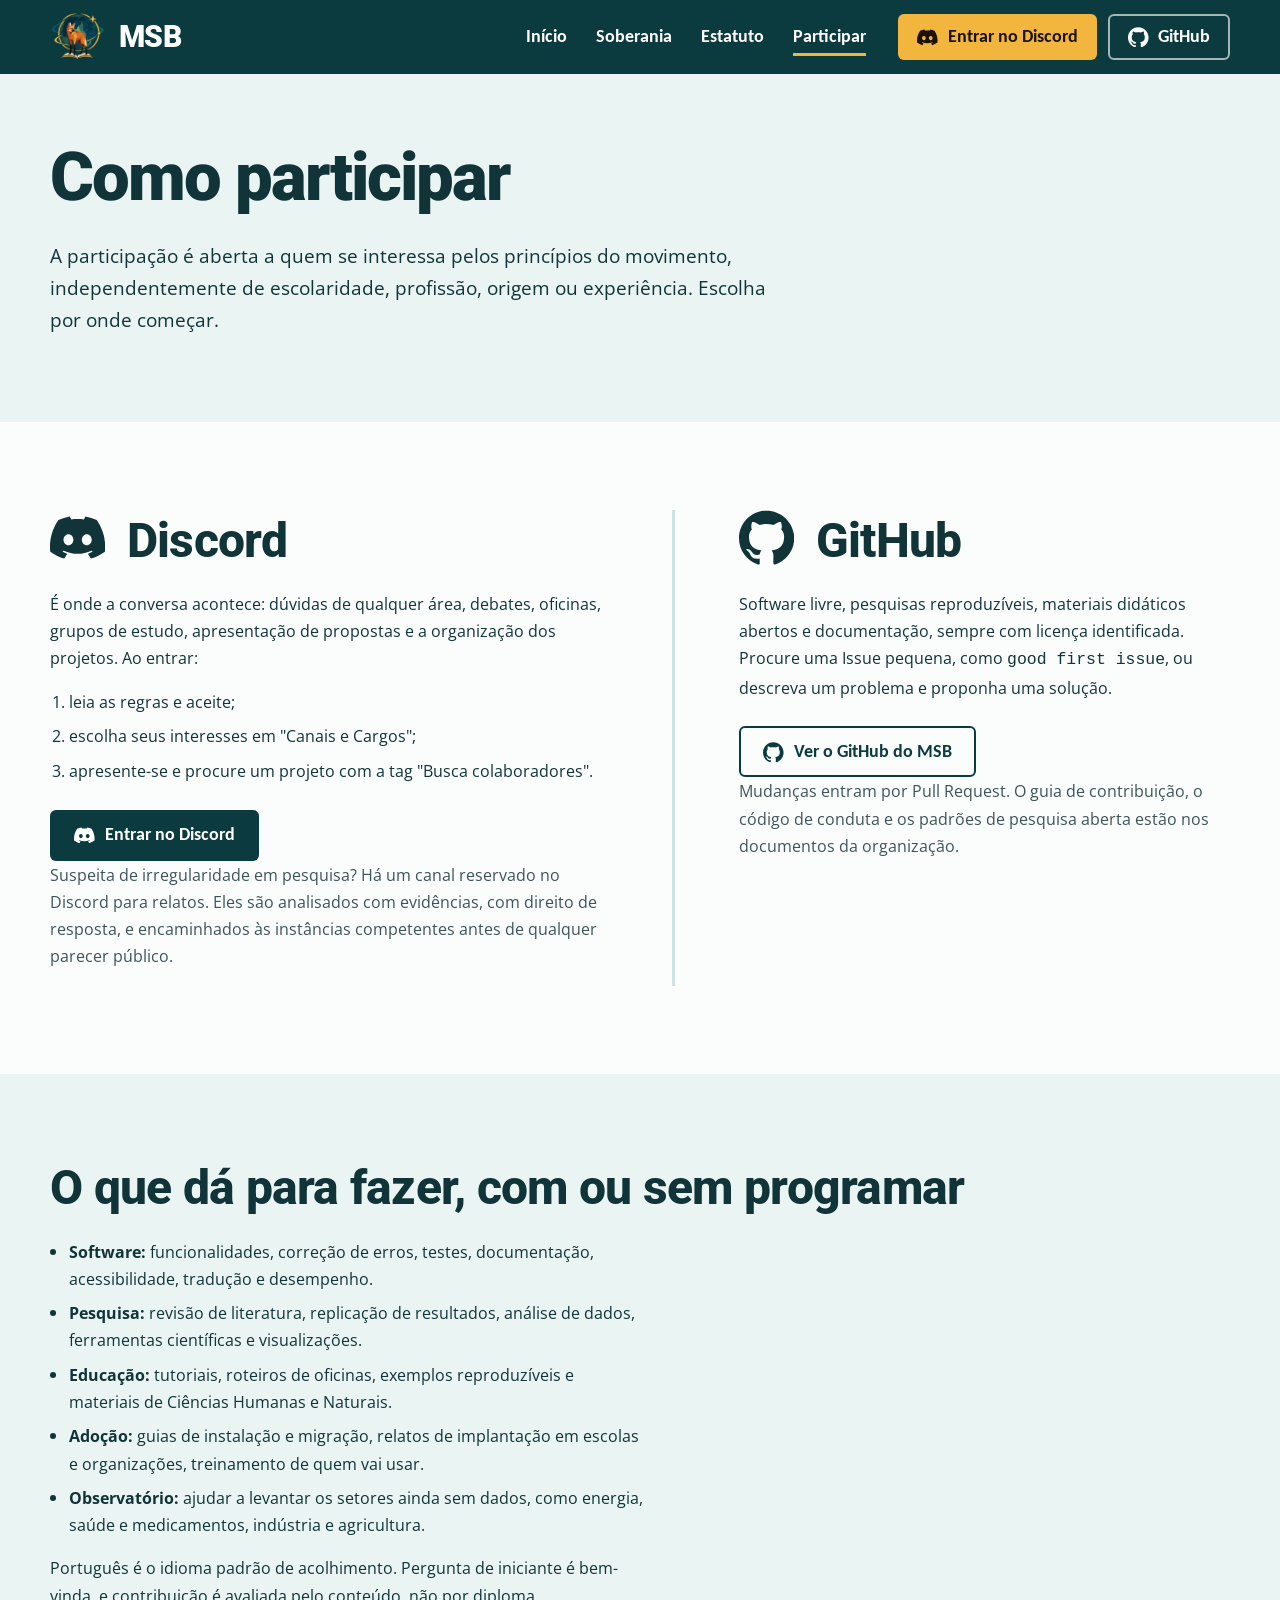
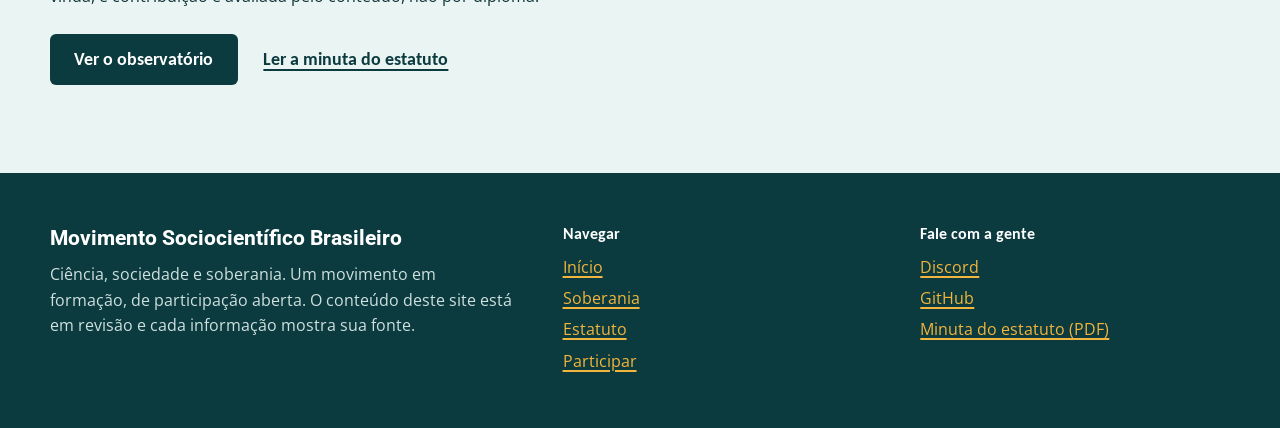
<file: participar.html>
<!doctype html>
<html lang="pt-BR">
<head>
  <meta charset="utf-8">
  <meta name="viewport" content="width=device-width, initial-scale=1">
  <title>Como participar, Movimento Sociocientífico Brasileiro</title>
  <meta name="description" content="Entre no Discord, contribua no GitHub e ajude a construir o observatório da soberania. Participação aberta, com ou sem diploma.">
  <meta name="theme-color" content="#0b3b3f">
  <meta property="og:type" content="website">
  <meta property="og:locale" content="pt_BR">
  <meta property="og:site_name" content="Movimento Sociocientífico Brasileiro">
  <meta property="og:title" content="Como participar, Movimento Sociocientífico Brasileiro">
  <meta property="og:description" content="Entre no Discord, contribua no GitHub e ajude a construir o observatório da soberania. Participação aberta, com ou sem diploma.">
  <meta name="twitter:card" content="summary">
  <link rel="icon" type="image/png" href="assets/favicon.png">
  <link rel="preload" href="assets/fonts/roboto-latin-wght-normal.woff2" as="font" type="font/woff2" crossorigin>
  <link rel="preload" href="assets/fonts/open-sans-latin-wght-normal.woff2" as="font" type="font/woff2" crossorigin>
  <link rel="stylesheet" href="css/style.css">
</head>
<body>
  <a class="pular" href="#conteudo">Pular para o conteúdo</a>
  <header class="topo">
    <div class="contem topo-linha">
      <a class="marca" href="index.html" aria-label="Movimento Sociocientífico Brasileiro, página inicial">
        <img src="assets/logo-128.png" alt="" width="56" height="56">
        <span class="marca-nome">MSB</span>
      </a>
      <button class="menu-btn" type="button" aria-expanded="false" aria-controls="nav">Menu</button>
      <nav id="nav" class="nav" aria-label="Principal">
        <ul>
          <li><a href="index.html">Início</a></li>
          <li><a href="soberania.html">Soberania</a></li>
          <li><a href="estatuto.html">Estatuto</a></li>
          <li><a href="participar.html" aria-current="page">Participar</a></li>
        </ul>
        <div class="nav-acoes">
          <a class="btn btn-ouro btn-discord" href="https://discord.gg/epnCB9ZKJw" data-link="discord" rel="noopener noreferrer"><svg class="icone" viewBox="0 0 24 24" aria-hidden="true" focusable="false"><path d="M20.317 4.3698a19.7913 19.7913 0 00-4.8851-1.5152.0741.0741 0 00-.0785.0371c-.211.3753-.4447.8648-.6083 1.2495-1.8447-.2762-3.68-.2762-5.4868 0-.1636-.3933-.4058-.8742-.6177-1.2495a.077.077 0 00-.0785-.037 19.7363 19.7363 0 00-4.8852 1.515.0699.0699 0 00-.0321.0277C.5334 9.0458-.319 13.5799.0992 18.0578a.0824.0824 0 00.0312.0561c2.0528 1.5076 4.0413 2.4228 5.9929 3.0294a.0777.0777 0 00.0842-.0276c.4616-.6304.8731-1.2952 1.226-1.9942a.076.076 0 00-.0416-.1057c-.6528-.2476-1.2743-.5495-1.8722-.8923a.077.077 0 01-.0076-.1277c.1258-.0943.2517-.1923.3718-.2914a.0743.0743 0 01.0776-.0105c3.9278 1.7933 8.18 1.7933 12.0614 0a.0739.0739 0 01.0785.0095c.1202.099.246.1981.3728.2924a.077.077 0 01-.0066.1276 12.2986 12.2986 0 01-1.873.8914.0766.0766 0 00-.0407.1067c.3604.698.7719 1.3628 1.225 1.9932a.076.076 0 00.0842.0286c1.961-.6067 3.9495-1.5219 6.0023-3.0294a.077.077 0 00.0313-.0552c.5004-5.177-.8382-9.6739-3.5485-13.6604a.061.061 0 00-.0312-.0286zM8.02 15.3312c-1.1825 0-2.1569-1.0857-2.1569-2.419 0-1.3332.9555-2.4189 2.157-2.4189 1.2108 0 2.1757 1.0952 2.1568 2.419 0 1.3332-.9555 2.4189-2.1569 2.4189zm7.9748 0c-1.1825 0-2.1569-1.0857-2.1569-2.419 0-1.3332.9554-2.4189 2.1569-2.4189 1.2108 0 2.1757 1.0952 2.1568 2.419 0 1.3332-.946 2.4189-2.1568 2.4189Z"/></svg>Entrar no Discord</a>
          <a class="btn btn-claro btn-discord" href="https://github.com/MSB-org" data-link="github" rel="noopener noreferrer"><svg class="icone" viewBox="0 0 24 24" aria-hidden="true" focusable="false"><path d="M12 .297c-6.63 0-12 5.373-12 12 0 5.303 3.438 9.8 8.205 11.385.6.113.82-.258.82-.577 0-.285-.01-1.04-.015-2.04-3.338.724-4.042-1.61-4.042-1.61C4.422 18.07 3.633 17.7 3.633 17.7c-1.087-.744.084-.729.084-.729 1.205.084 1.838 1.236 1.838 1.236 1.07 1.835 2.809 1.305 3.495.998.108-.776.417-1.305.76-1.605-2.665-.3-5.466-1.332-5.466-5.93 0-1.31.465-2.38 1.235-3.22-.135-.303-.54-1.523.105-3.176 0 0 1.005-.322 3.3 1.23.96-.267 1.98-.399 3-.405 1.02.006 2.04.138 3 .405 2.28-1.552 3.285-1.23 3.285-1.23.645 1.653.24 2.873.12 3.176.765.84 1.23 1.91 1.23 3.22 0 4.61-2.805 5.625-5.475 5.92.42.36.81 1.096.81 2.22 0 1.606-.015 2.896-.015 3.286 0 .315.21.69.825.57C20.565 22.092 24 17.592 24 12.297c0-6.627-5.373-12-12-12"/></svg>GitHub</a>
        </div>
      </nav>
    </div>
  </header>

  <main id="conteudo">
    <section class="cabeca-pagina">
      <div class="contem">
        <h1>Como participar</h1>
        <p class="lide">A participação é aberta a quem se interessa pelos princípios do movimento, independentemente de escolaridade, profissão, origem ou experiência. Escolha por onde começar.</p>
      </div>
    </section>
    <section class="secao">
      <div class="contem duas-colunas separadas">
        <div>
          <h2><svg class="icone" viewBox="0 0 24 24" aria-hidden="true" focusable="false"><path d="M20.317 4.3698a19.7913 19.7913 0 00-4.8851-1.5152.0741.0741 0 00-.0785.0371c-.211.3753-.4447.8648-.6083 1.2495-1.8447-.2762-3.68-.2762-5.4868 0-.1636-.3933-.4058-.8742-.6177-1.2495a.077.077 0 00-.0785-.037 19.7363 19.7363 0 00-4.8852 1.515.0699.0699 0 00-.0321.0277C.5334 9.0458-.319 13.5799.0992 18.0578a.0824.0824 0 00.0312.0561c2.0528 1.5076 4.0413 2.4228 5.9929 3.0294a.0777.0777 0 00.0842-.0276c.4616-.6304.8731-1.2952 1.226-1.9942a.076.076 0 00-.0416-.1057c-.6528-.2476-1.2743-.5495-1.8722-.8923a.077.077 0 01-.0076-.1277c.1258-.0943.2517-.1923.3718-.2914a.0743.0743 0 01.0776-.0105c3.9278 1.7933 8.18 1.7933 12.0614 0a.0739.0739 0 01.0785.0095c.1202.099.246.1981.3728.2924a.077.077 0 01-.0066.1276 12.2986 12.2986 0 01-1.873.8914.0766.0766 0 00-.0407.1067c.3604.698.7719 1.3628 1.225 1.9932a.076.076 0 00.0842.0286c1.961-.6067 3.9495-1.5219 6.0023-3.0294a.077.077 0 00.0313-.0552c.5004-5.177-.8382-9.6739-3.5485-13.6604a.061.061 0 00-.0312-.0286zM8.02 15.3312c-1.1825 0-2.1569-1.0857-2.1569-2.419 0-1.3332.9555-2.4189 2.157-2.4189 1.2108 0 2.1757 1.0952 2.1568 2.419 0 1.3332-.9555 2.4189-2.1569 2.4189zm7.9748 0c-1.1825 0-2.1569-1.0857-2.1569-2.419 0-1.3332.9554-2.4189 2.1569-2.4189 1.2108 0 2.1757 1.0952 2.1568 2.419 0 1.3332-.946 2.4189-2.1568 2.4189Z"/></svg>Discord</h2>
          <p>É onde a conversa acontece: dúvidas de qualquer área, debates, oficinas, grupos de estudo, apresentação de propostas e a organização dos projetos. Ao entrar:</p>
          <ol class="pontos">
            <li>leia as regras e aceite;</li>
            <li>escolha seus interesses em "Canais e Cargos";</li>
            <li>apresente-se e procure um projeto com a tag "Busca colaboradores".</li>
          </ol>
          <div class="acoes"><a class="btn btn-mar btn-discord" href="https://discord.gg/epnCB9ZKJw" data-link="discord" rel="noopener noreferrer"><svg class="icone" viewBox="0 0 24 24" aria-hidden="true" focusable="false"><path d="M20.317 4.3698a19.7913 19.7913 0 00-4.8851-1.5152.0741.0741 0 00-.0785.0371c-.211.3753-.4447.8648-.6083 1.2495-1.8447-.2762-3.68-.2762-5.4868 0-.1636-.3933-.4058-.8742-.6177-1.2495a.077.077 0 00-.0785-.037 19.7363 19.7363 0 00-4.8852 1.515.0699.0699 0 00-.0321.0277C.5334 9.0458-.319 13.5799.0992 18.0578a.0824.0824 0 00.0312.0561c2.0528 1.5076 4.0413 2.4228 5.9929 3.0294a.0777.0777 0 00.0842-.0276c.4616-.6304.8731-1.2952 1.226-1.9942a.076.076 0 00-.0416-.1057c-.6528-.2476-1.2743-.5495-1.8722-.8923a.077.077 0 01-.0076-.1277c.1258-.0943.2517-.1923.3718-.2914a.0743.0743 0 01.0776-.0105c3.9278 1.7933 8.18 1.7933 12.0614 0a.0739.0739 0 01.0785.0095c.1202.099.246.1981.3728.2924a.077.077 0 01-.0066.1276 12.2986 12.2986 0 01-1.873.8914.0766.0766 0 00-.0407.1067c.3604.698.7719 1.3628 1.225 1.9932a.076.076 0 00.0842.0286c1.961-.6067 3.9495-1.5219 6.0023-3.0294a.077.077 0 00.0313-.0552c.5004-5.177-.8382-9.6739-3.5485-13.6604a.061.061 0 00-.0312-.0286zM8.02 15.3312c-1.1825 0-2.1569-1.0857-2.1569-2.419 0-1.3332.9555-2.4189 2.157-2.4189 1.2108 0 2.1757 1.0952 2.1568 2.419 0 1.3332-.9555 2.4189-2.1569 2.4189zm7.9748 0c-1.1825 0-2.1569-1.0857-2.1569-2.419 0-1.3332.9554-2.4189 2.1569-2.4189 1.2108 0 2.1757 1.0952 2.1568 2.419 0 1.3332-.946 2.4189-2.1568 2.4189Z"/></svg>Entrar no Discord</a></div>
          <p class="suave">Suspeita de irregularidade em pesquisa? Há um canal reservado no Discord para relatos. Eles são analisados com evidências, com direito de resposta, e encaminhados às instâncias competentes antes de qualquer parecer público.</p>
        </div>
        <div>
          <h2><svg class="icone" viewBox="0 0 24 24" aria-hidden="true" focusable="false"><path d="M12 .297c-6.63 0-12 5.373-12 12 0 5.303 3.438 9.8 8.205 11.385.6.113.82-.258.82-.577 0-.285-.01-1.04-.015-2.04-3.338.724-4.042-1.61-4.042-1.61C4.422 18.07 3.633 17.7 3.633 17.7c-1.087-.744.084-.729.084-.729 1.205.084 1.838 1.236 1.838 1.236 1.07 1.835 2.809 1.305 3.495.998.108-.776.417-1.305.76-1.605-2.665-.3-5.466-1.332-5.466-5.93 0-1.31.465-2.38 1.235-3.22-.135-.303-.54-1.523.105-3.176 0 0 1.005-.322 3.3 1.23.96-.267 1.98-.399 3-.405 1.02.006 2.04.138 3 .405 2.28-1.552 3.285-1.23 3.285-1.23.645 1.653.24 2.873.12 3.176.765.84 1.23 1.91 1.23 3.22 0 4.61-2.805 5.625-5.475 5.92.42.36.81 1.096.81 2.22 0 1.606-.015 2.896-.015 3.286 0 .315.21.69.825.57C20.565 22.092 24 17.592 24 12.297c0-6.627-5.373-12-12-12"/></svg>GitHub</h2>
          <p>Software livre, pesquisas reproduzíveis, materiais didáticos abertos e documentação, sempre com licença identificada. Procure uma Issue pequena, como <code>good first issue</code>, ou descreva um problema e proponha uma solução.</p>
          <div class="acoes"><a class="btn btn-contorno-mar btn-discord" href="https://github.com/MSB-org" data-link="github" rel="noopener noreferrer"><svg class="icone" viewBox="0 0 24 24" aria-hidden="true" focusable="false"><path d="M12 .297c-6.63 0-12 5.373-12 12 0 5.303 3.438 9.8 8.205 11.385.6.113.82-.258.82-.577 0-.285-.01-1.04-.015-2.04-3.338.724-4.042-1.61-4.042-1.61C4.422 18.07 3.633 17.7 3.633 17.7c-1.087-.744.084-.729.084-.729 1.205.084 1.838 1.236 1.838 1.236 1.07 1.835 2.809 1.305 3.495.998.108-.776.417-1.305.76-1.605-2.665-.3-5.466-1.332-5.466-5.93 0-1.31.465-2.38 1.235-3.22-.135-.303-.54-1.523.105-3.176 0 0 1.005-.322 3.3 1.23.96-.267 1.98-.399 3-.405 1.02.006 2.04.138 3 .405 2.28-1.552 3.285-1.23 3.285-1.23.645 1.653.24 2.873.12 3.176.765.84 1.23 1.91 1.23 3.22 0 4.61-2.805 5.625-5.475 5.92.42.36.81 1.096.81 2.22 0 1.606-.015 2.896-.015 3.286 0 .315.21.69.825.57C20.565 22.092 24 17.592 24 12.297c0-6.627-5.373-12-12-12"/></svg>Ver o GitHub do MSB</a></div>
          <p class="suave">Mudanças entram por Pull Request. O guia de contribuição, o código de conduta e os padrões de pesquisa aberta estão nos documentos da organização.</p>
        </div>
      </div>
    </section>
    <section class="secao gelo">
      <div class="contem">
        <h2>O que dá para fazer, com ou sem programar</h2>
        <ul class="pontos medida">
          <li><b>Software:</b> funcionalidades, correção de erros, testes, documentação, acessibilidade, tradução e desempenho.</li>
          <li><b>Pesquisa:</b> revisão de literatura, replicação de resultados, análise de dados, ferramentas científicas e visualizações.</li>
          <li><b>Educação:</b> tutoriais, roteiros de oficinas, exemplos reproduzíveis e materiais de Ciências Humanas e Naturais.</li>
          <li><b>Adoção:</b> guias de instalação e migração, relatos de implantação em escolas e organizações, treinamento de quem vai usar.</li>
          <li><b>Observatório:</b> ajudar a levantar os setores ainda sem dados, como energia, saúde e medicamentos, indústria e agricultura.</li>
        </ul>
        <p class="medida">Português é o idioma padrão de acolhimento. Pergunta de iniciante é bem-vinda, e contribuição é avaliada pelo conteúdo, não por diploma.</p>
        <div class="acoes"><a class="btn btn-mar" href="soberania.html">Ver o observatório</a><a class="link-escuro" href="estatuto.html">Ler a minuta do estatuto</a></div>
      </div>
    </section>
  </main>

  <footer class="rodape">
    <div class="contem rodape-grade">
      <div>
        <p class="rodape-nome">Movimento Sociocientífico Brasileiro</p>
        <p>Ciência, sociedade e soberania. Um movimento em formação, de participação aberta. O conteúdo deste site está em revisão e cada informação mostra sua fonte.</p>
      </div>
      <nav aria-label="Rodapé">
        <p class="rodape-titulo">Navegar</p>
        <ul>
          <li><a href="index.html">Início</a></li>
          <li><a href="soberania.html">Soberania</a></li>
          <li><a href="estatuto.html">Estatuto</a></li>
          <li><a href="participar.html">Participar</a></li>
        </ul>
      </nav>
      <div>
        <p class="rodape-titulo">Fale com a gente</p>
        <ul>
          <li><a href="https://discord.gg/epnCB9ZKJw" data-link="discord" rel="noopener noreferrer">Discord</a></li>
          <li><a href="https://github.com/MSB-org" data-link="github" rel="noopener noreferrer">GitHub</a></li>
          <li><a href="assets/MSB_Estatuto_minuta.pdf" data-link="estatuto_pdf">Minuta do estatuto (PDF)</a></li>
        </ul>
      </div>
    </div>
  </footer>
  <script src="js/site.js" defer></script>
</body>
</html>
</file>
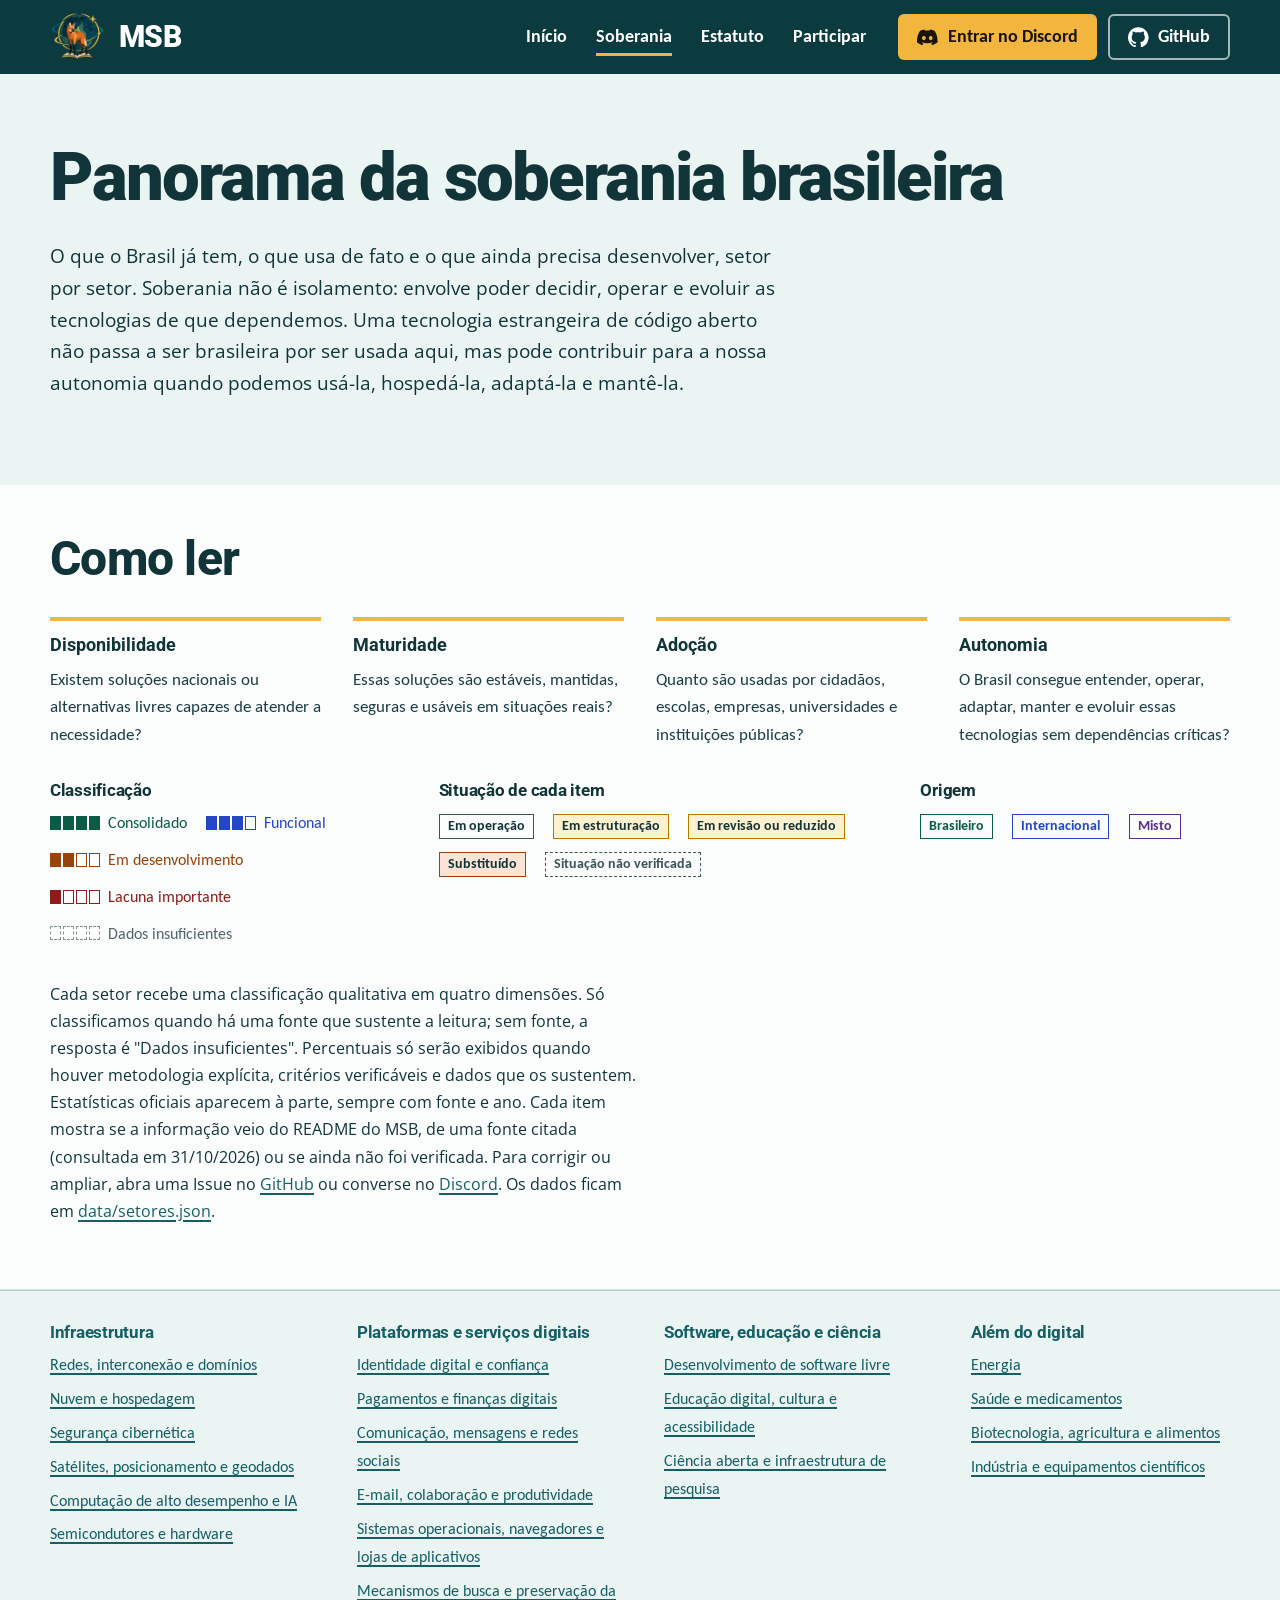
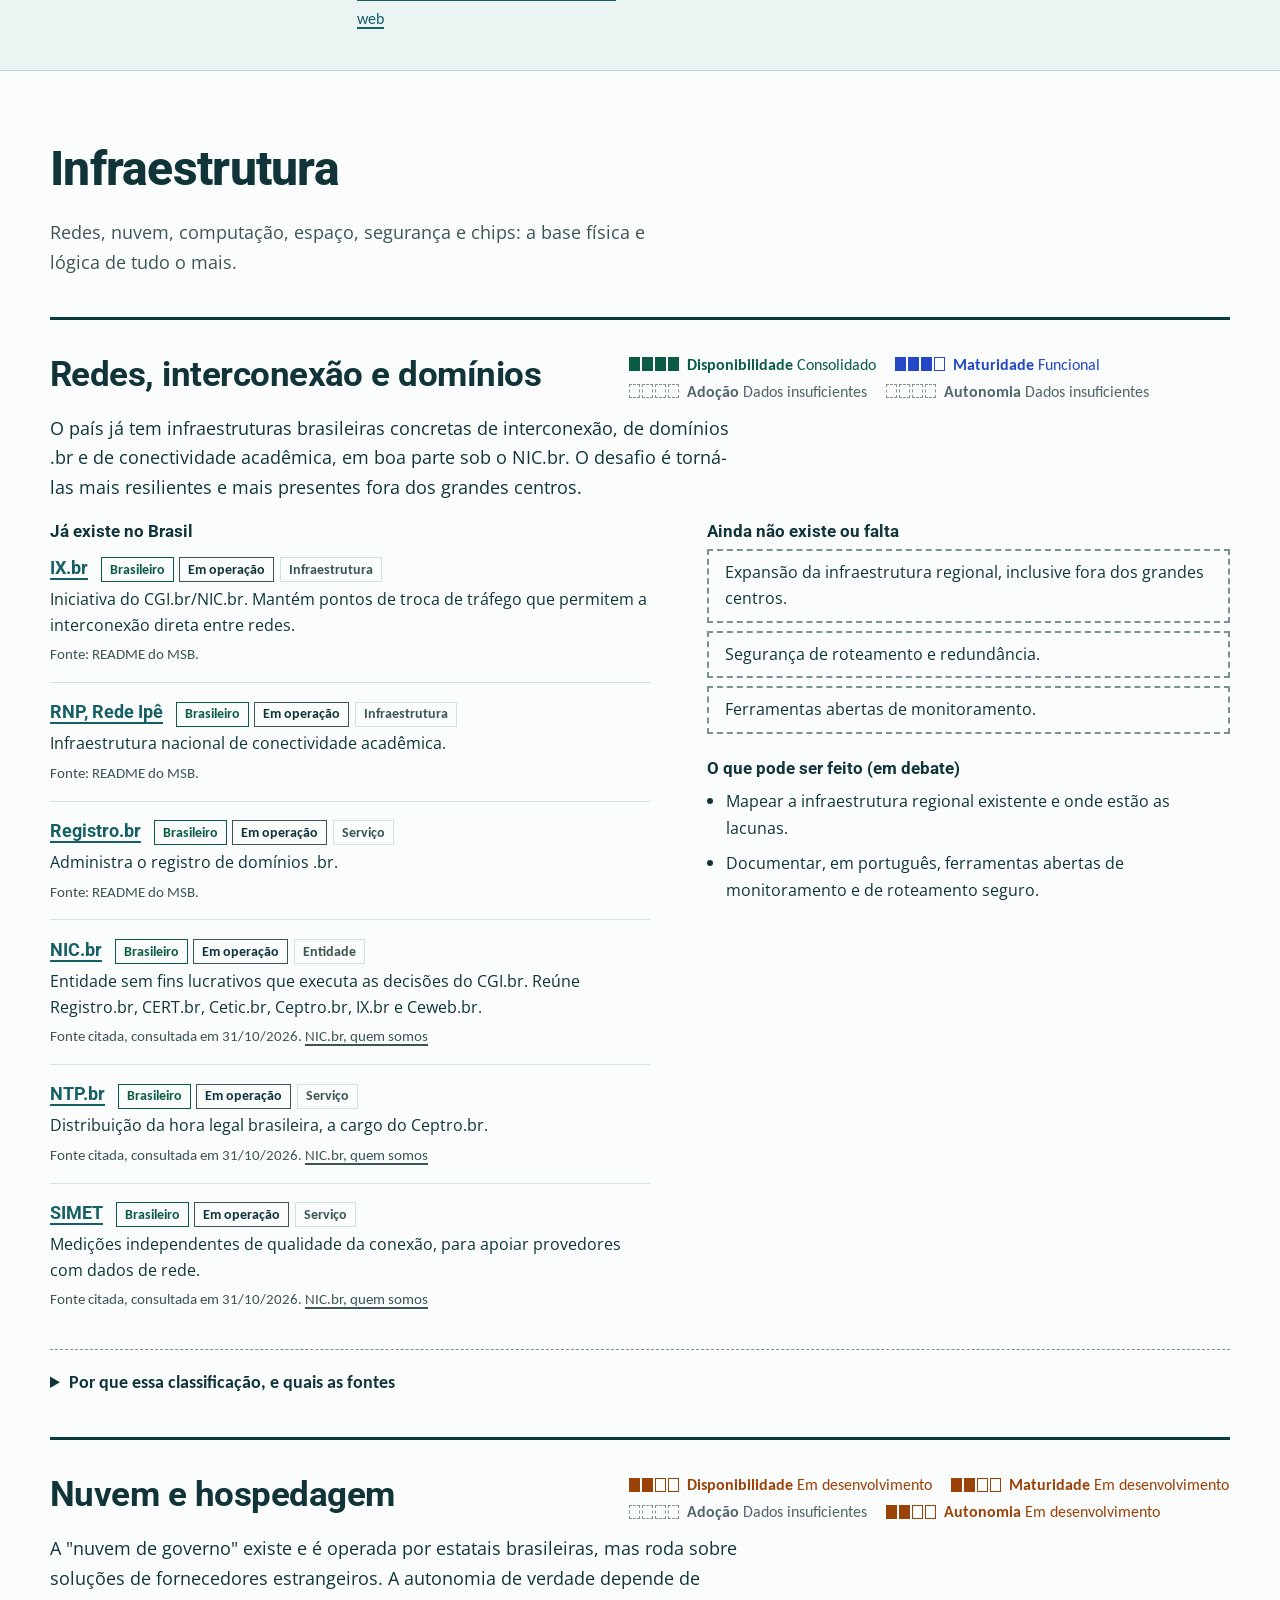
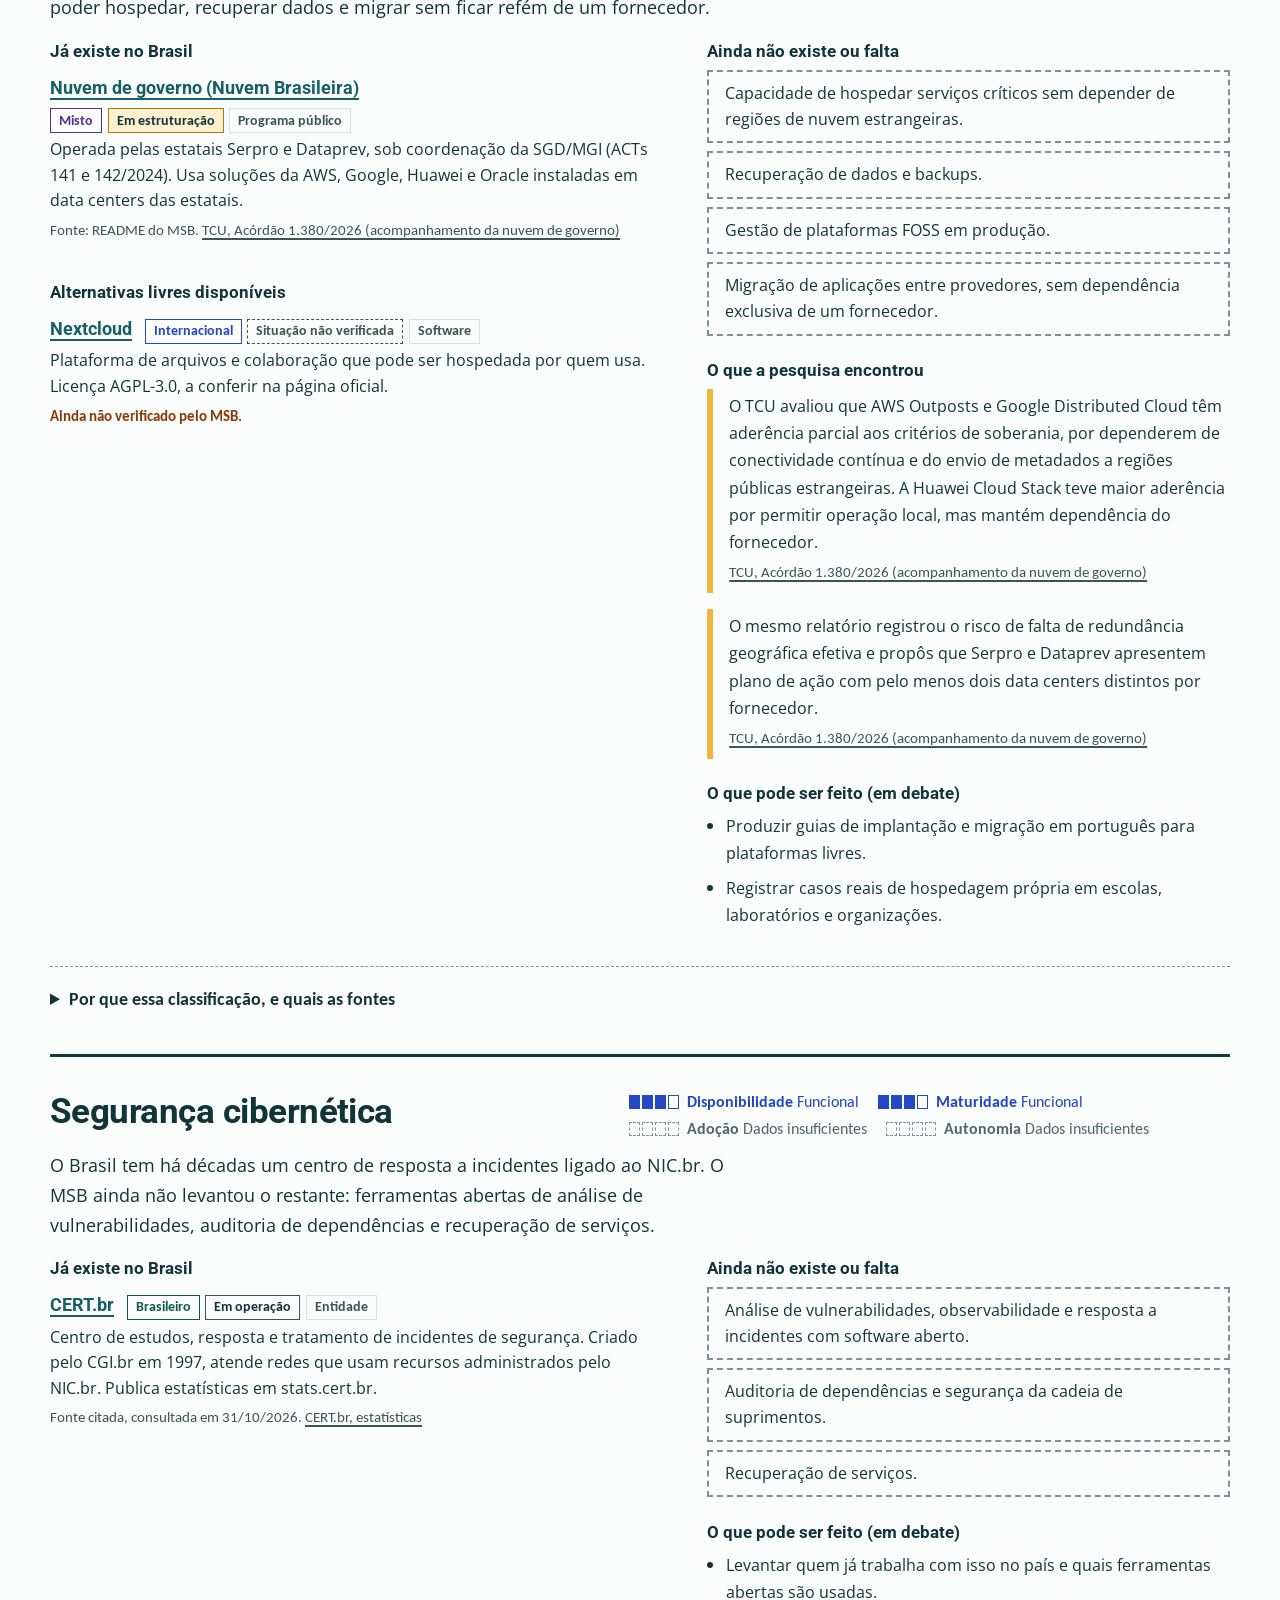
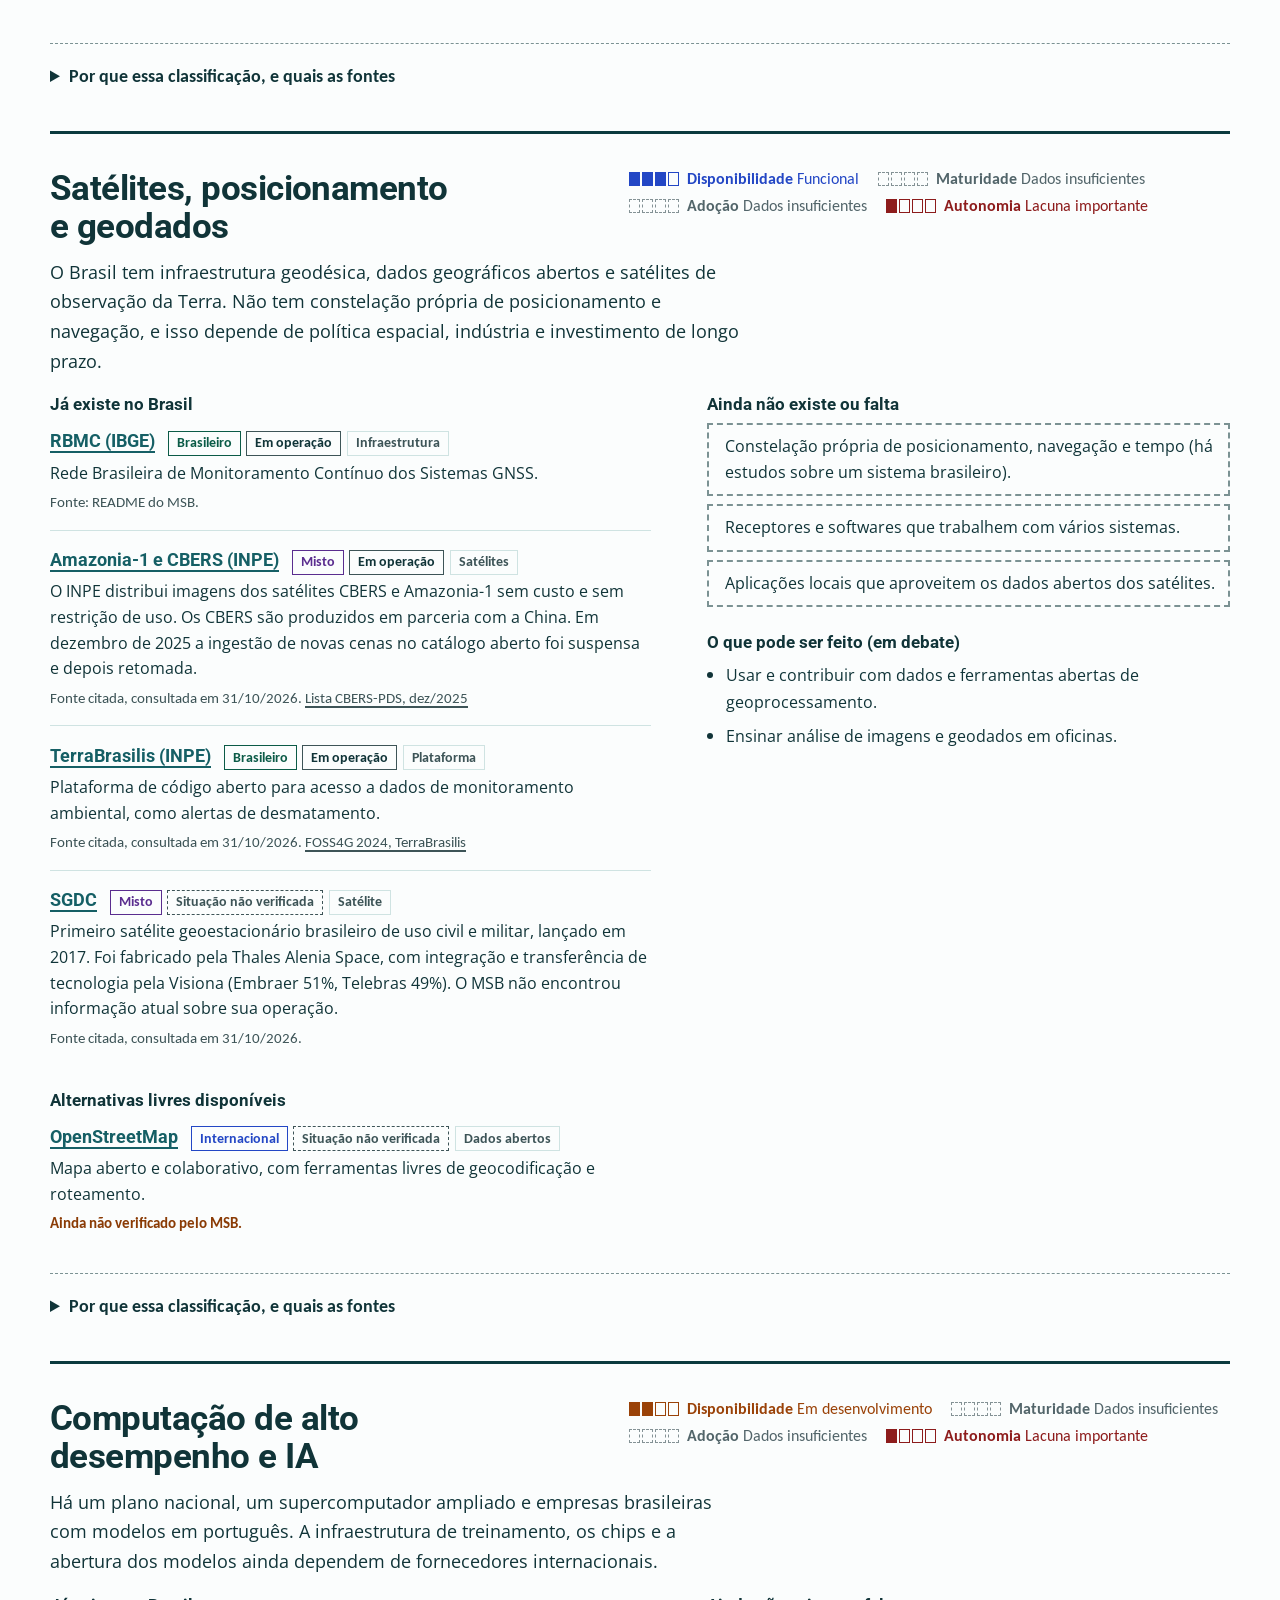
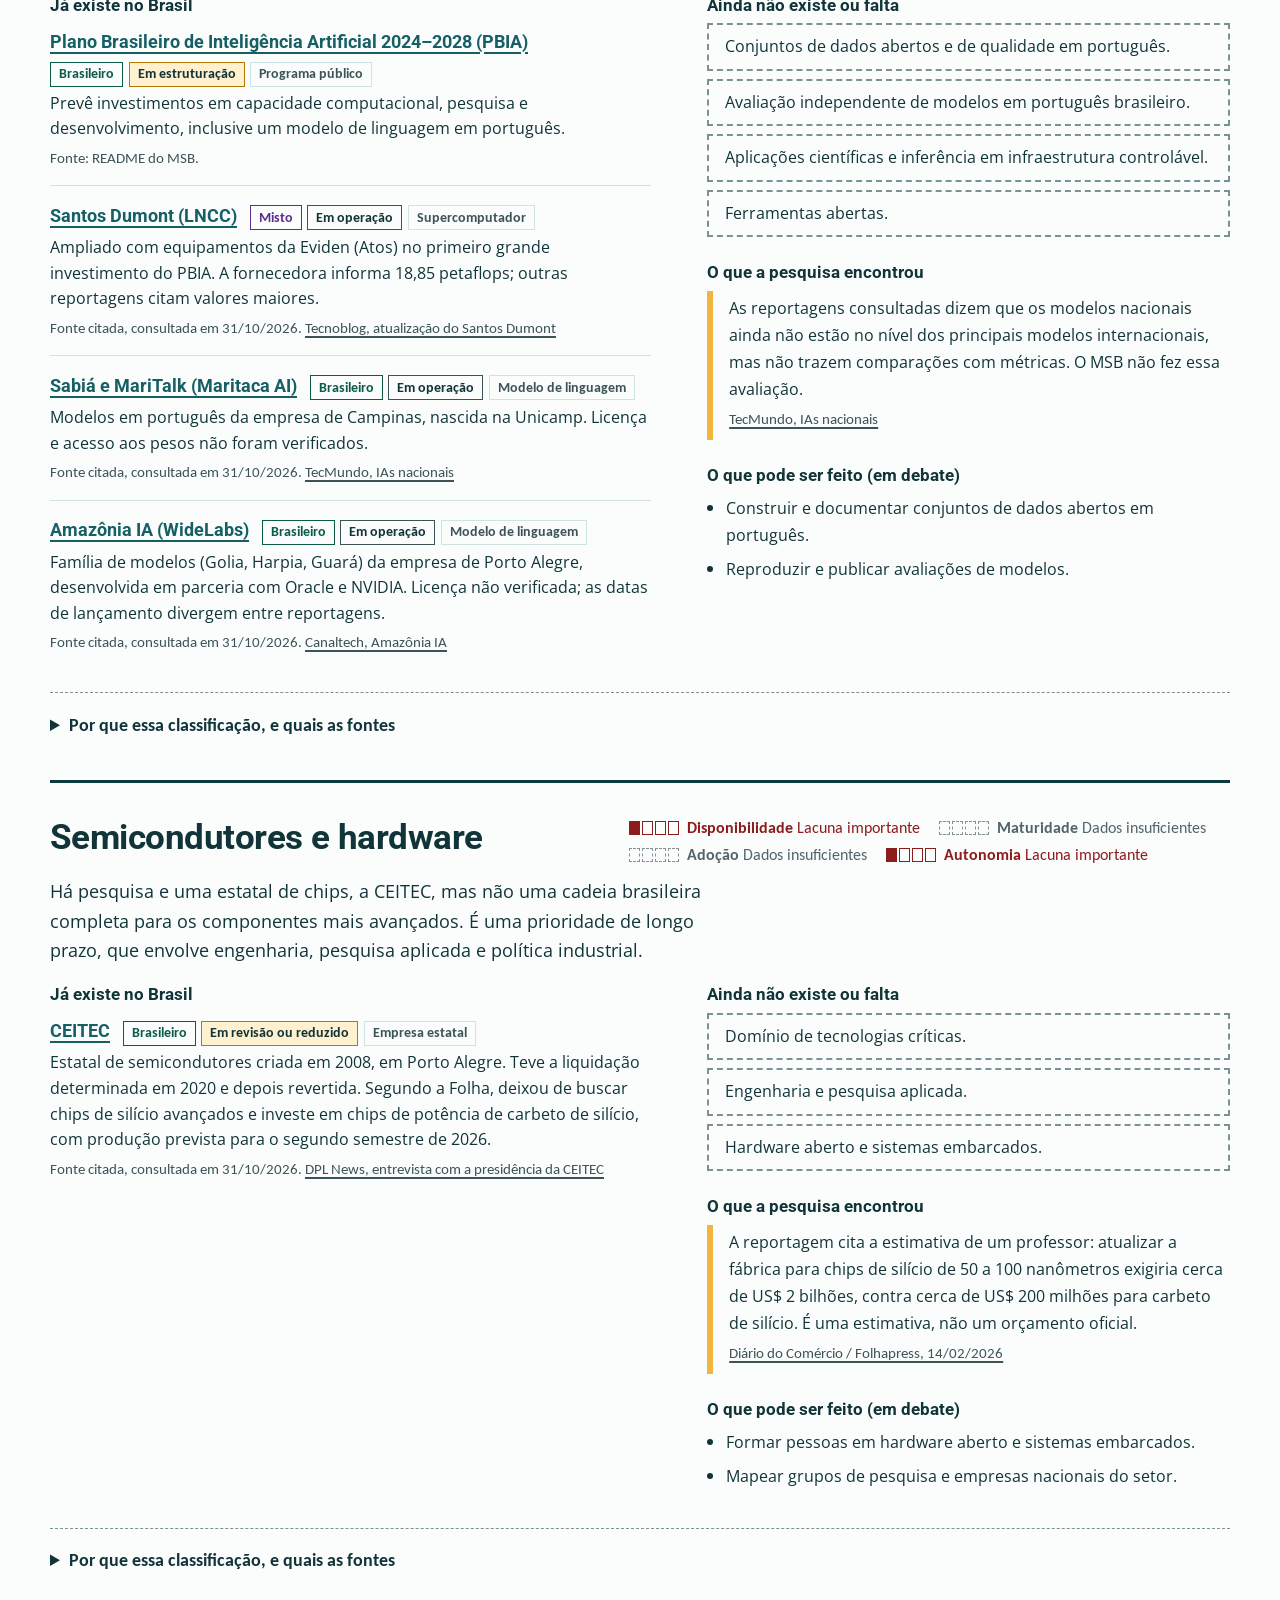
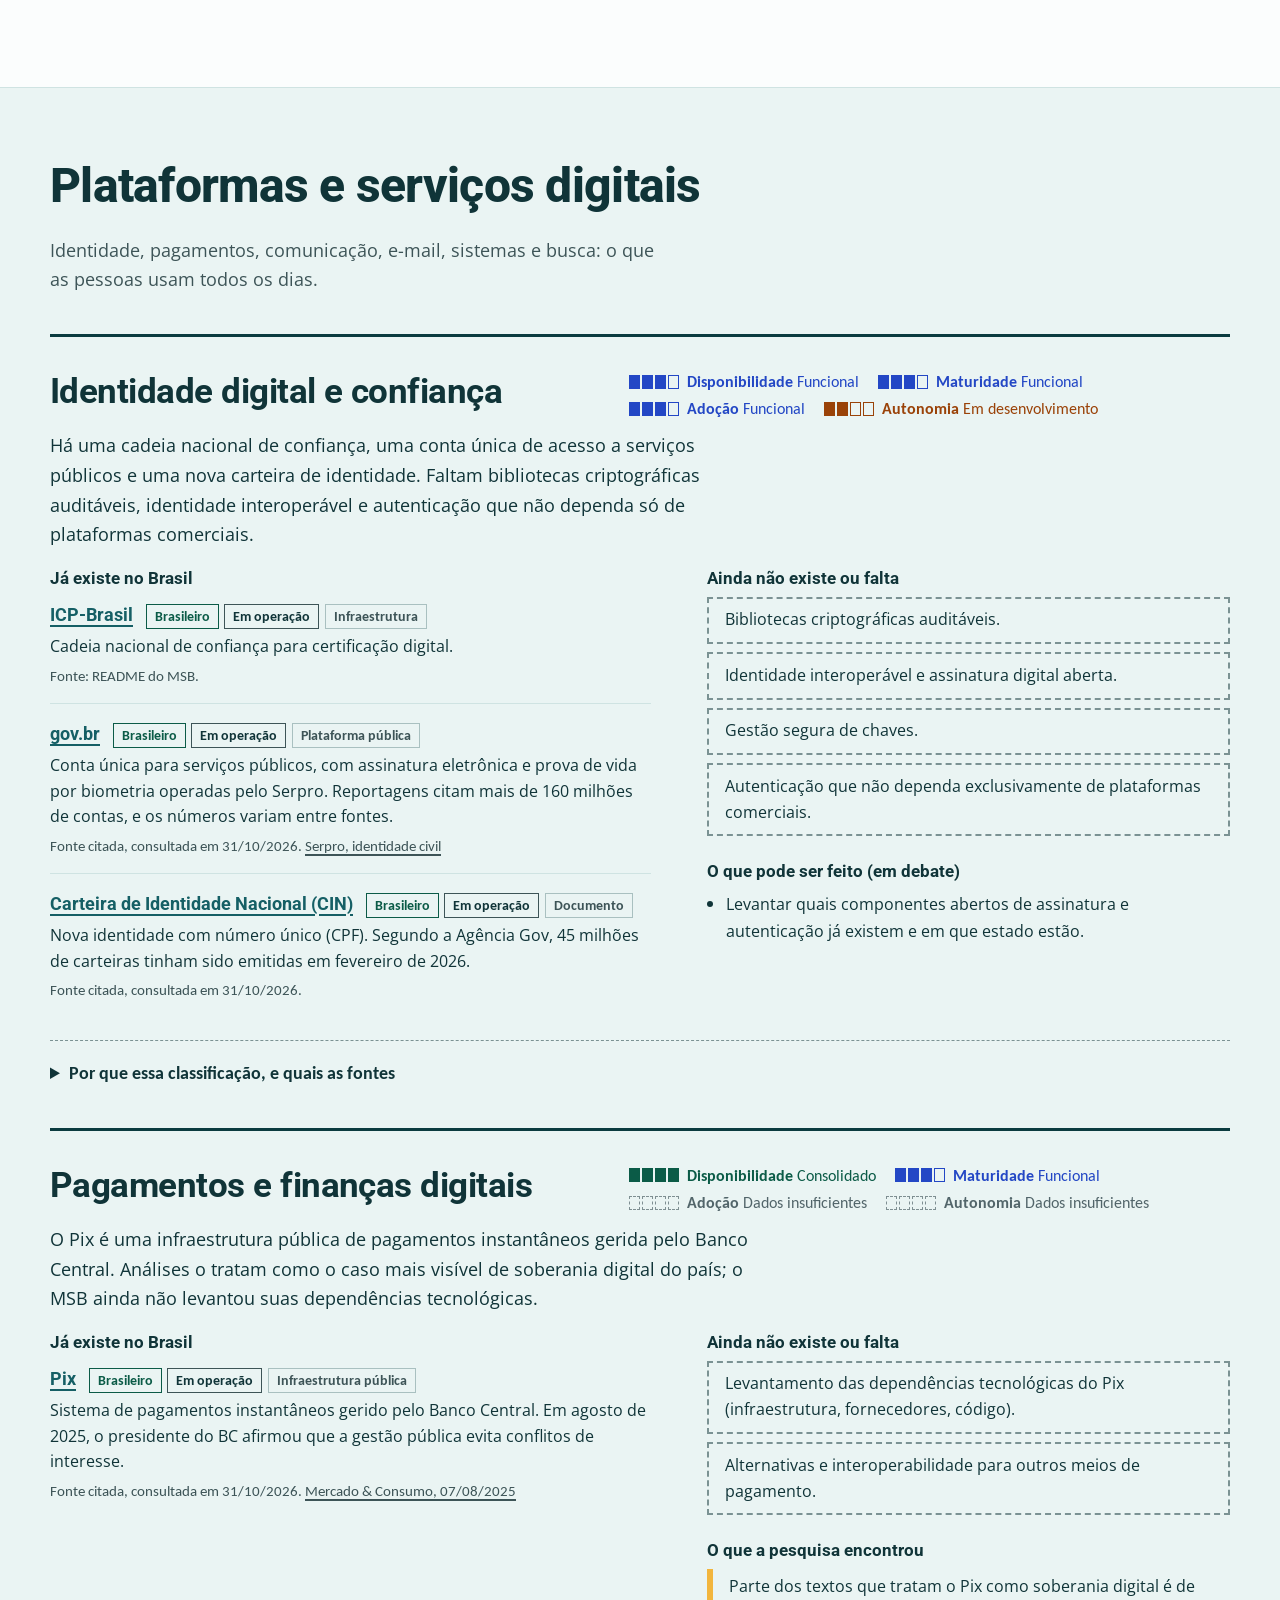
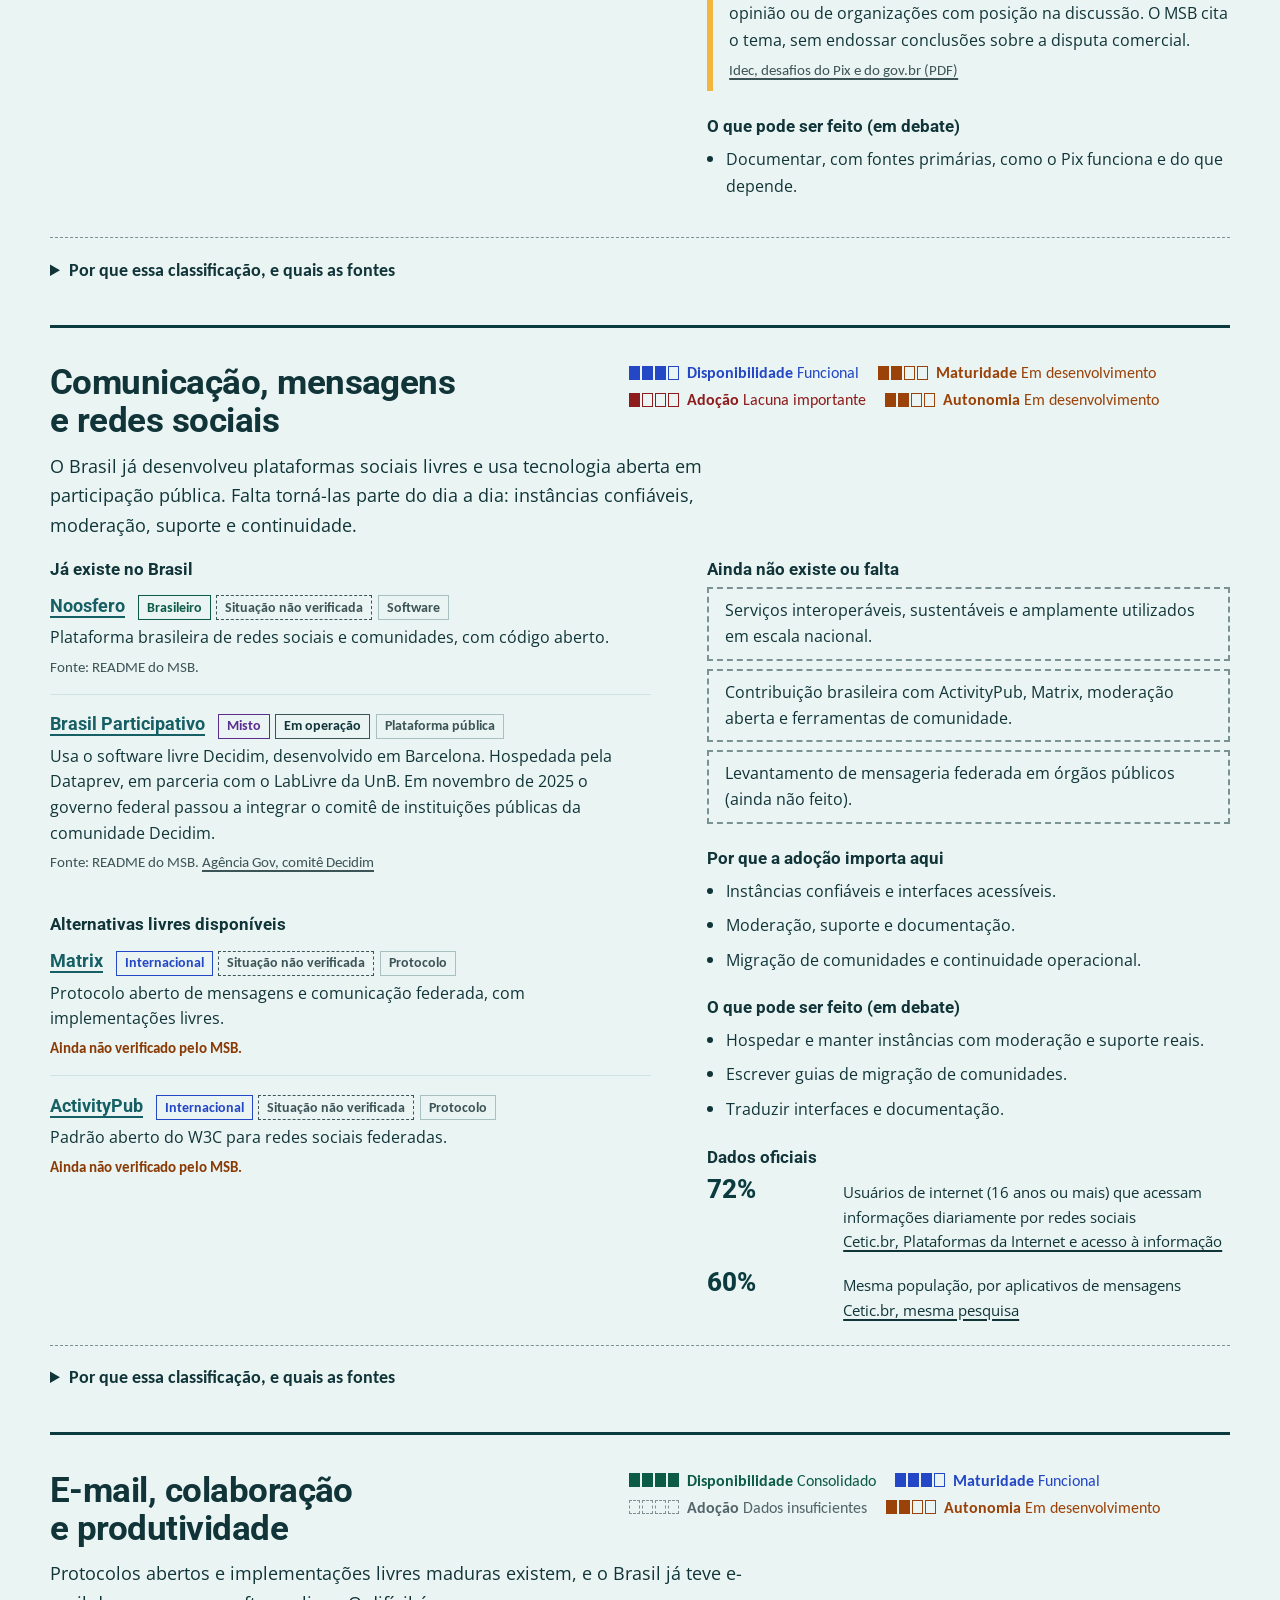
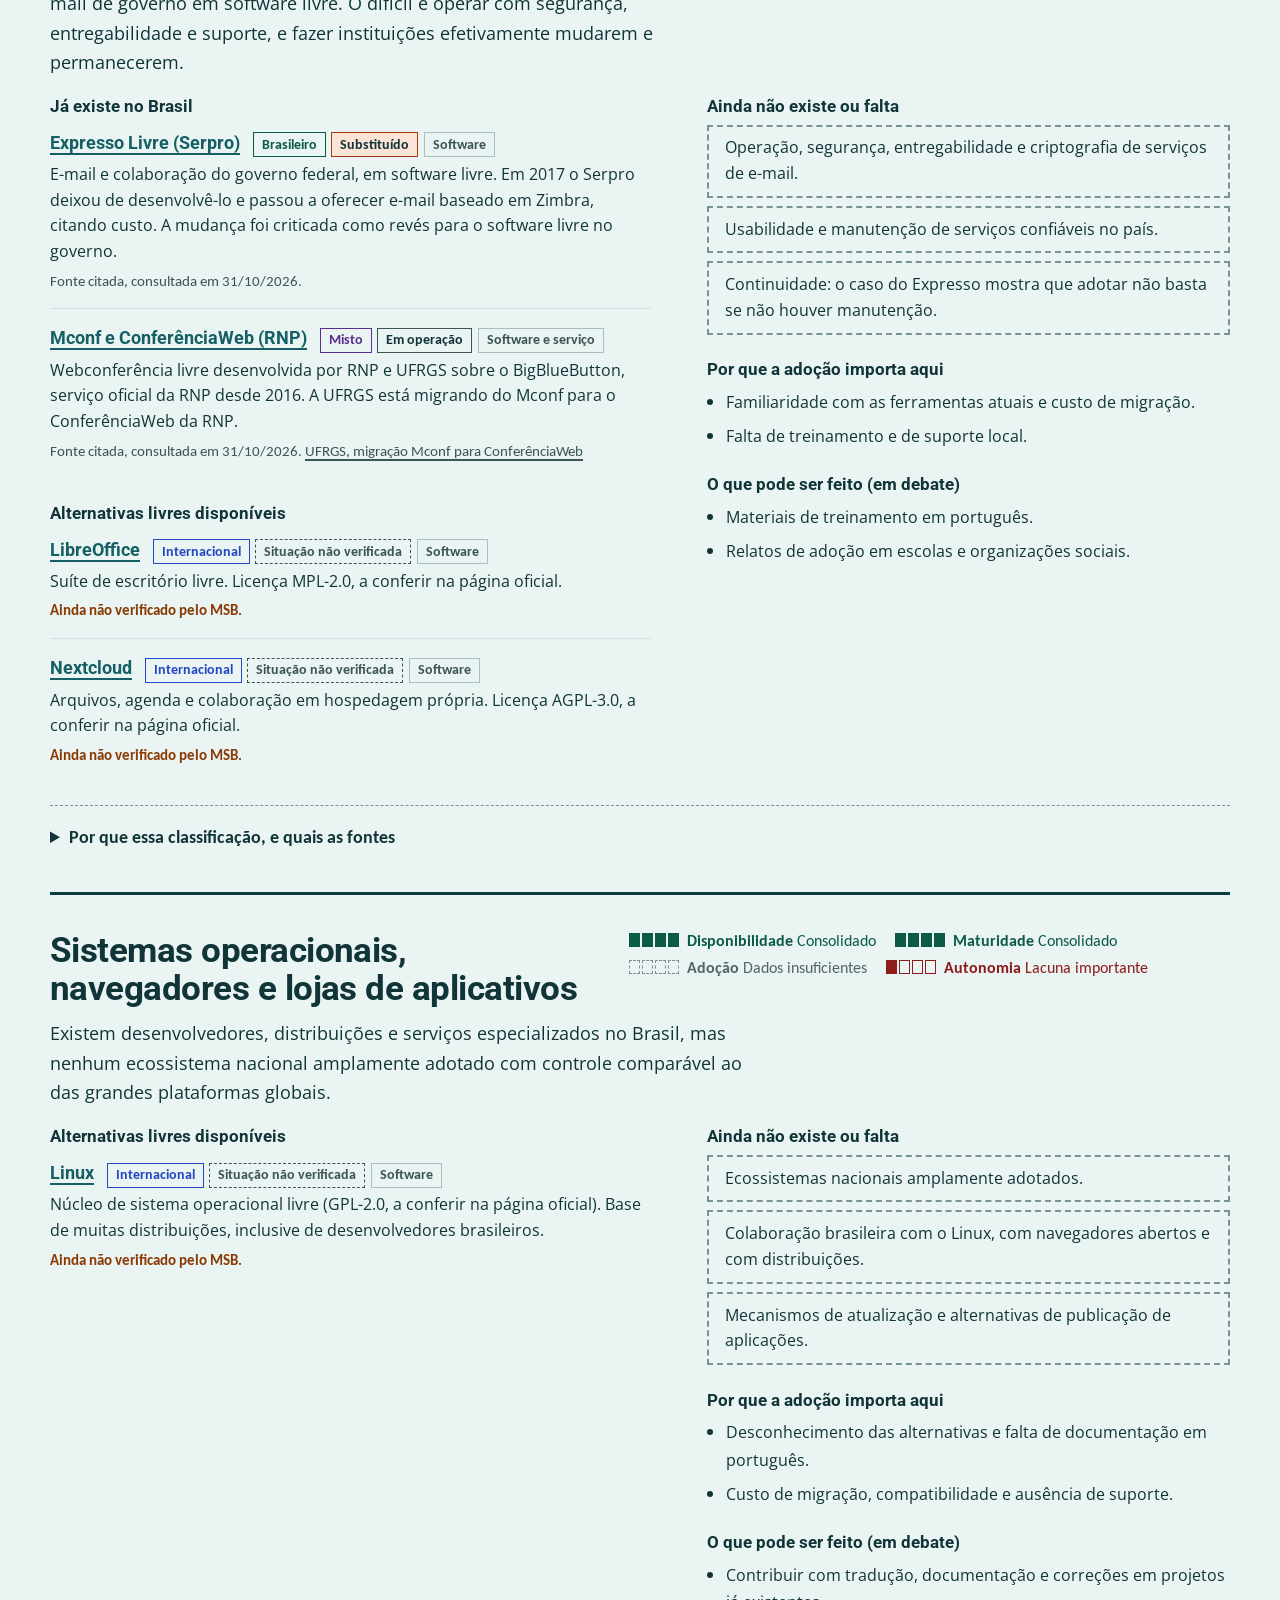
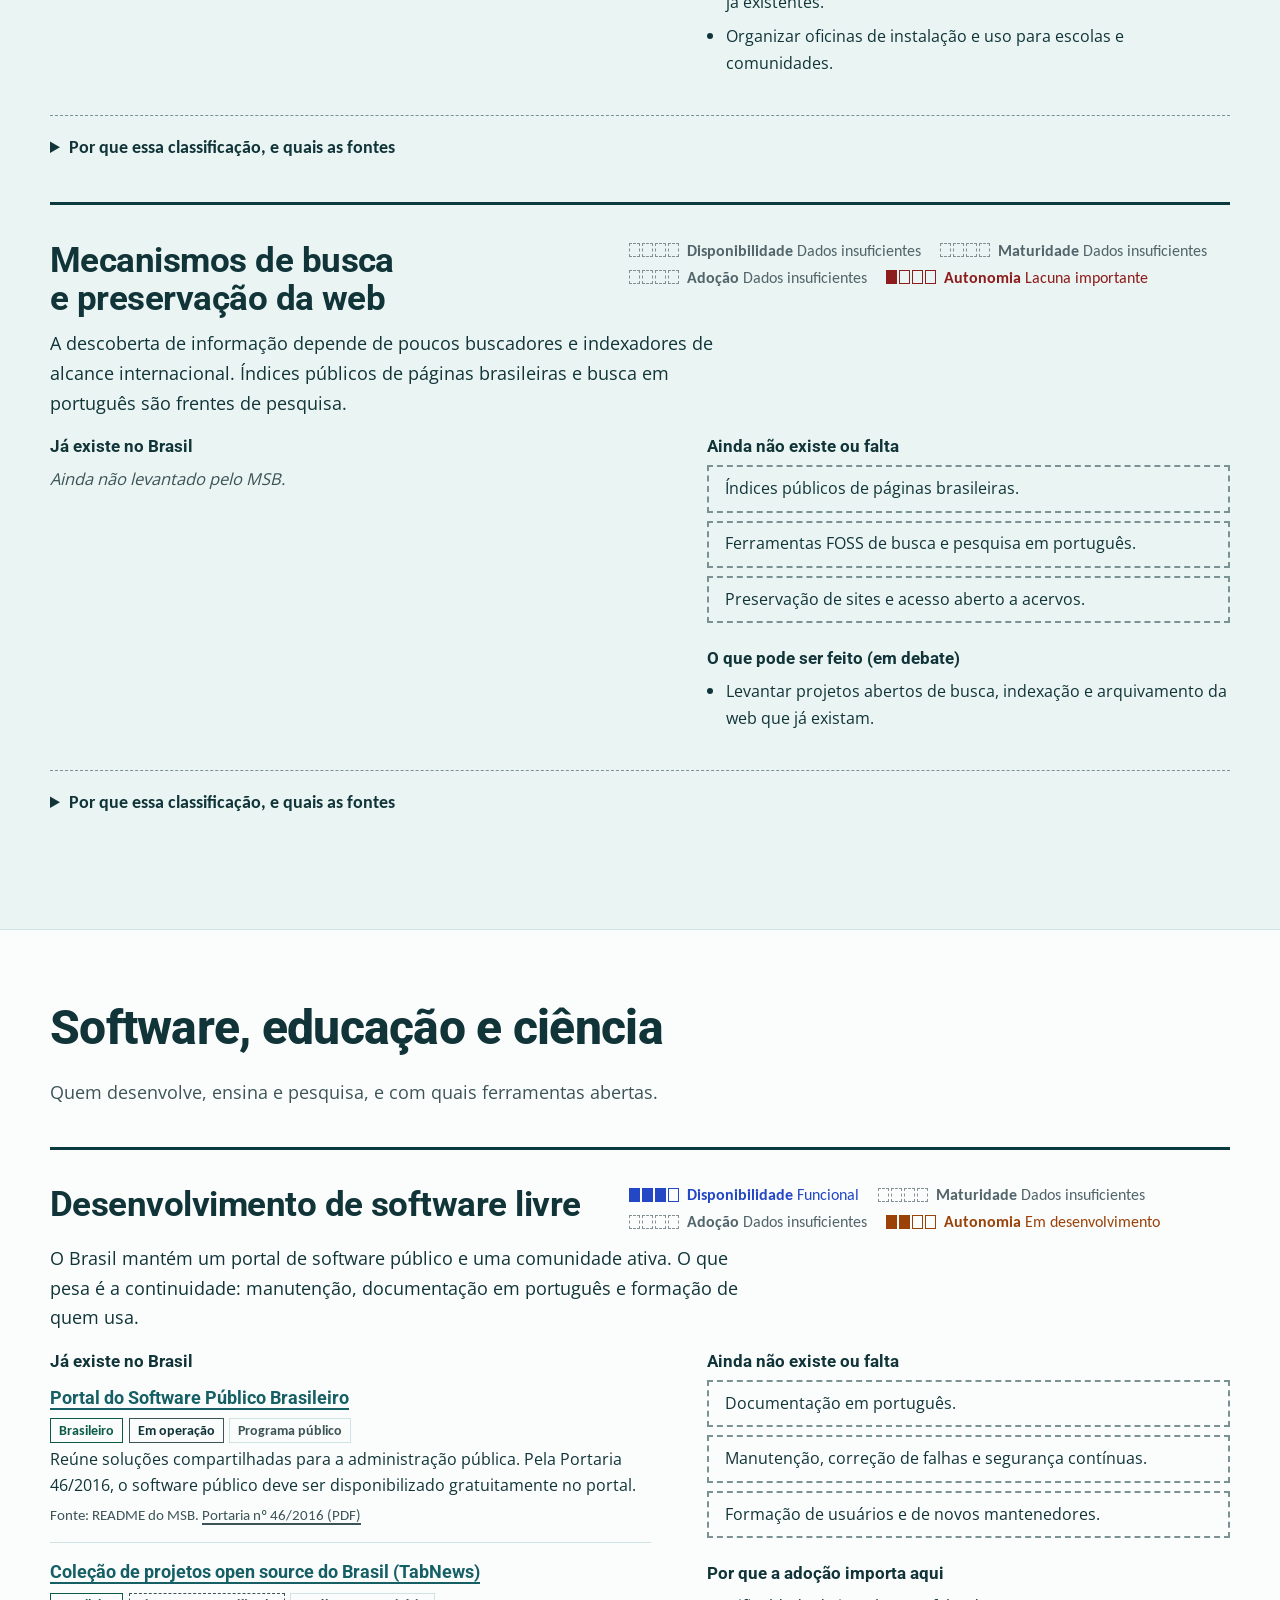
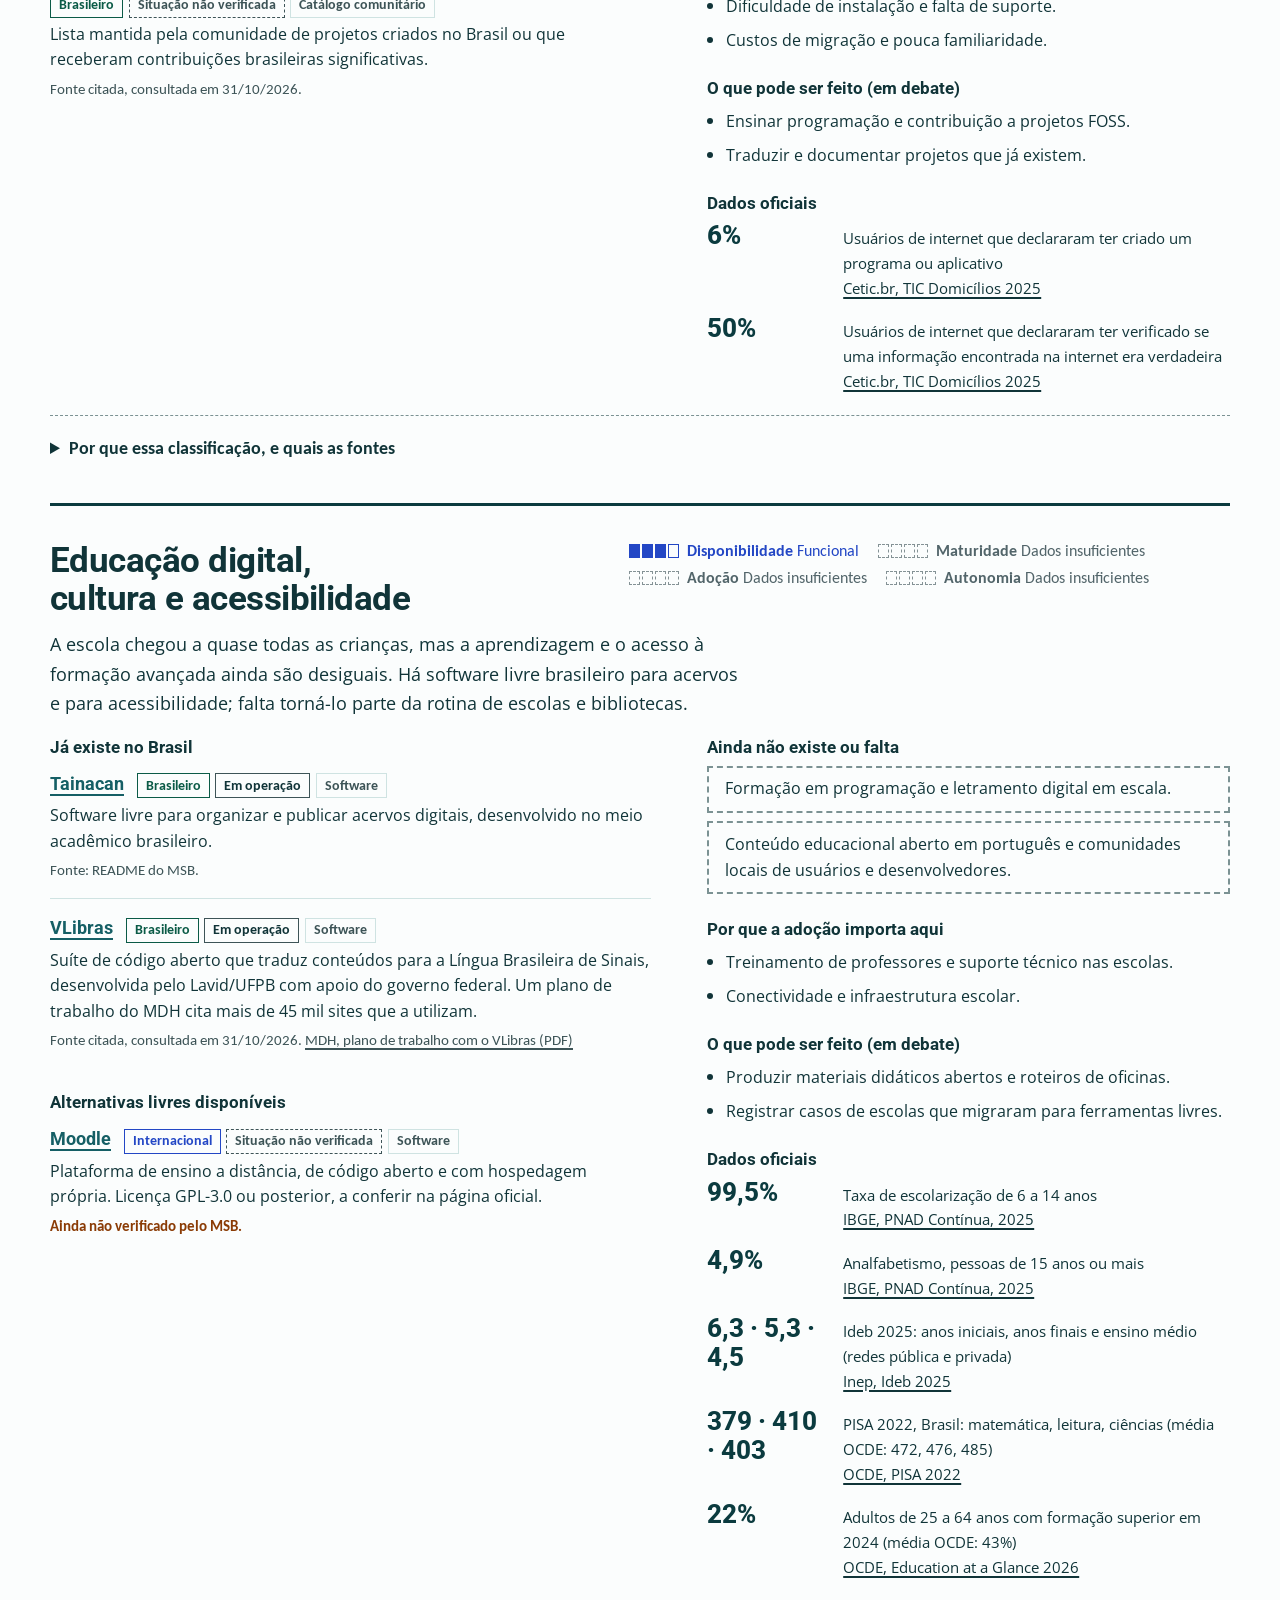
<file: soberania.html>
<!doctype html>
<html lang="pt-BR">
<head>
  <meta charset="utf-8">
  <meta name="viewport" content="width=device-width, initial-scale=1">
  <title>Panorama da soberania brasileira, Movimento Sociocientífico Brasileiro</title>
  <meta name="description" content="O que o Brasil já tem, o que usa de fato e o que ainda precisa desenvolver em infraestrutura e plataformas digitais, setor por setor, com fontes.">
  <meta name="theme-color" content="#0b3b3f">
  <meta property="og:type" content="website">
  <meta property="og:locale" content="pt_BR">
  <meta property="og:site_name" content="Movimento Sociocientífico Brasileiro">
  <meta property="og:title" content="Panorama da soberania brasileira, Movimento Sociocientífico Brasileiro">
  <meta property="og:description" content="O que o Brasil já tem, o que usa de fato e o que ainda precisa desenvolver em infraestrutura e plataformas digitais, setor por setor, com fontes.">
  <meta name="twitter:card" content="summary">
  <link rel="icon" type="image/png" href="assets/favicon.png">
  <link rel="preload" href="assets/fonts/roboto-latin-wght-normal.woff2" as="font" type="font/woff2" crossorigin>
  <link rel="preload" href="assets/fonts/open-sans-latin-wght-normal.woff2" as="font" type="font/woff2" crossorigin>
  <link rel="stylesheet" href="css/style.css">
</head>
<body>
  <a class="pular" href="#conteudo">Pular para o conteúdo</a>
  <header class="topo">
    <div class="contem topo-linha">
      <a class="marca" href="index.html" aria-label="Movimento Sociocientífico Brasileiro, página inicial">
        <img src="assets/logo-128.png" alt="" width="56" height="56">
        <span class="marca-nome">MSB</span>
      </a>
      <button class="menu-btn" type="button" aria-expanded="false" aria-controls="nav">Menu</button>
      <nav id="nav" class="nav" aria-label="Principal">
        <ul>
          <li><a href="index.html">Início</a></li>
          <li><a href="soberania.html" aria-current="page">Soberania</a></li>
          <li><a href="estatuto.html">Estatuto</a></li>
          <li><a href="participar.html">Participar</a></li>
        </ul>
        <div class="nav-acoes">
          <a class="btn btn-ouro btn-discord" href="https://discord.gg/epnCB9ZKJw" data-link="discord" rel="noopener noreferrer"><svg class="icone" viewBox="0 0 24 24" aria-hidden="true" focusable="false"><path d="M20.317 4.3698a19.7913 19.7913 0 00-4.8851-1.5152.0741.0741 0 00-.0785.0371c-.211.3753-.4447.8648-.6083 1.2495-1.8447-.2762-3.68-.2762-5.4868 0-.1636-.3933-.4058-.8742-.6177-1.2495a.077.077 0 00-.0785-.037 19.7363 19.7363 0 00-4.8852 1.515.0699.0699 0 00-.0321.0277C.5334 9.0458-.319 13.5799.0992 18.0578a.0824.0824 0 00.0312.0561c2.0528 1.5076 4.0413 2.4228 5.9929 3.0294a.0777.0777 0 00.0842-.0276c.4616-.6304.8731-1.2952 1.226-1.9942a.076.076 0 00-.0416-.1057c-.6528-.2476-1.2743-.5495-1.8722-.8923a.077.077 0 01-.0076-.1277c.1258-.0943.2517-.1923.3718-.2914a.0743.0743 0 01.0776-.0105c3.9278 1.7933 8.18 1.7933 12.0614 0a.0739.0739 0 01.0785.0095c.1202.099.246.1981.3728.2924a.077.077 0 01-.0066.1276 12.2986 12.2986 0 01-1.873.8914.0766.0766 0 00-.0407.1067c.3604.698.7719 1.3628 1.225 1.9932a.076.076 0 00.0842.0286c1.961-.6067 3.9495-1.5219 6.0023-3.0294a.077.077 0 00.0313-.0552c.5004-5.177-.8382-9.6739-3.5485-13.6604a.061.061 0 00-.0312-.0286zM8.02 15.3312c-1.1825 0-2.1569-1.0857-2.1569-2.419 0-1.3332.9555-2.4189 2.157-2.4189 1.2108 0 2.1757 1.0952 2.1568 2.419 0 1.3332-.9555 2.4189-2.1569 2.4189zm7.9748 0c-1.1825 0-2.1569-1.0857-2.1569-2.419 0-1.3332.9554-2.4189 2.1569-2.4189 1.2108 0 2.1757 1.0952 2.1568 2.419 0 1.3332-.946 2.4189-2.1568 2.4189Z"/></svg>Entrar no Discord</a>
          <a class="btn btn-claro btn-discord" href="https://github.com/MSB-org" data-link="github" rel="noopener noreferrer"><svg class="icone" viewBox="0 0 24 24" aria-hidden="true" focusable="false"><path d="M12 .297c-6.63 0-12 5.373-12 12 0 5.303 3.438 9.8 8.205 11.385.6.113.82-.258.82-.577 0-.285-.01-1.04-.015-2.04-3.338.724-4.042-1.61-4.042-1.61C4.422 18.07 3.633 17.7 3.633 17.7c-1.087-.744.084-.729.084-.729 1.205.084 1.838 1.236 1.838 1.236 1.07 1.835 2.809 1.305 3.495.998.108-.776.417-1.305.76-1.605-2.665-.3-5.466-1.332-5.466-5.93 0-1.31.465-2.38 1.235-3.22-.135-.303-.54-1.523.105-3.176 0 0 1.005-.322 3.3 1.23.96-.267 1.98-.399 3-.405 1.02.006 2.04.138 3 .405 2.28-1.552 3.285-1.23 3.285-1.23.645 1.653.24 2.873.12 3.176.765.84 1.23 1.91 1.23 3.22 0 4.61-2.805 5.625-5.475 5.92.42.36.81 1.096.81 2.22 0 1.606-.015 2.896-.015 3.286 0 .315.21.69.825.57C20.565 22.092 24 17.592 24 12.297c0-6.627-5.373-12-12-12"/></svg>GitHub</a>
        </div>
      </nav>
    </div>
  </header>

  <main id="conteudo">
    <section class="cabeca-pagina">
      <div class="contem">
        <h1>Panorama da soberania brasileira</h1>
        <p class="lide">O que o Brasil já tem, o que usa de fato e o que ainda precisa desenvolver, setor por setor. Soberania não é isolamento: envolve poder decidir, operar e evoluir as tecnologias de que dependemos. Uma tecnologia estrangeira de código aberto não passa a ser brasileira por ser usada aqui, mas pode contribuir para a nossa autonomia quando podemos usá-la, hospedá-la, adaptá-la e mantê-la.</p>
      </div>
    </section>

    <section class="como-ler">
      <div class="contem">
        <h2>Como ler</h2>
        <dl class="dimensoes"><div><dt>Disponibilidade</dt><dd>Existem soluções nacionais ou alternativas livres capazes de atender a necessidade?</dd></div><div><dt>Maturidade</dt><dd>Essas soluções são estáveis, mantidas, seguras e usáveis em situações reais?</dd></div><div><dt>Adoção</dt><dd>Quanto são usadas por cidadãos, escolas, empresas, universidades e instituições públicas?</dd></div><div><dt>Autonomia</dt><dd>O Brasil consegue entender, operar, adaptar, manter e evoluir essas tecnologias sem dependências críticas?</dd></div></dl>
        <div class="legendas">
          <div><h3>Classificação</h3><ul class="lista-legenda"><li><span class="nivel" data-nivel="consolidado"><span class="barras" aria-hidden="true"><i class="cheia"></i><i class="cheia"></i><i class="cheia"></i><i class="cheia"></i></span><span>Consolidado</span></span></li><li><span class="nivel" data-nivel="funcional"><span class="barras" aria-hidden="true"><i class="cheia"></i><i class="cheia"></i><i class="cheia"></i><i class=""></i></span><span>Funcional</span></span></li><li><span class="nivel" data-nivel="em_desenvolvimento"><span class="barras" aria-hidden="true"><i class="cheia"></i><i class="cheia"></i><i class=""></i><i class=""></i></span><span>Em desenvolvimento</span></span></li><li><span class="nivel" data-nivel="lacuna"><span class="barras" aria-hidden="true"><i class="cheia"></i><i class=""></i><i class=""></i><i class=""></i></span><span>Lacuna importante</span></span></li><li><span class="nivel" data-nivel="sem_dados"><span class="barras" aria-hidden="true"><i class=""></i><i class=""></i><i class=""></i><i class=""></i></span><span>Dados insuficientes</span></span></li></ul></div>
          <div><h3>Situação de cada item</h3><ul class="lista-legenda"><li><span class="tag t-situ" data-situ="operacao">Em operação</span></li><li><span class="tag t-situ" data-situ="estruturacao">Em estruturação</span></li><li><span class="tag t-situ" data-situ="revisao">Em revisão ou reduzido</span></li><li><span class="tag t-situ" data-situ="substituido">Substituído</span></li><li><span class="tag t-situ" data-situ="nao_verificada">Situação não verificada</span></li></ul></div>
          <div><h3>Origem</h3><ul class="lista-legenda"><li><span class="tag t-brasil">Brasileiro</span></li><li><span class="tag t-internacional">Internacional</span></li><li><span class="tag t-misto">Misto</span></li></ul></div>
        </div>
        <p class="medida">Cada setor recebe uma classificação qualitativa em quatro dimensões. Só classificamos quando há uma fonte que sustente a leitura; sem fonte, a resposta é &quot;Dados insuficientes&quot;. Percentuais só serão exibidos quando houver metodologia explícita, critérios verificáveis e dados que os sustentem. Estatísticas oficiais aparecem à parte, sempre com fonte e ano. Cada item mostra se a informação veio do README do MSB, de uma fonte citada (consultada em 31/10/2026) ou se ainda não foi verificada. Para corrigir ou ampliar, abra uma Issue no <a href="https://github.com/MSB-org" data-link="github" rel="noopener noreferrer">GitHub</a> ou converse no <a href="https://discord.gg/epnCB9ZKJw" data-link="discord" rel="noopener noreferrer">Discord</a>. Os dados ficam em <a href="data/setores.json">data/setores.json</a>.</p>
      </div>
    </section>

    <nav class="indice-setores" aria-label="Setores">
      <div class="contem indice-grade">
        <div><h3>Infraestrutura</h3><ul><li><a href="#redes">Redes, interconexão e domínios</a></li><li><a href="#nuvem">Nuvem e hospedagem</a></li><li><a href="#seguranca">Segurança cibernética</a></li><li><a href="#geoespacial">Satélites, posicionamento e geodados</a></li><li><a href="#ia">Computação de alto desempenho e IA</a></li><li><a href="#semicondutores">Semicondutores e hardware</a></li></ul></div><div><h3>Plataformas e serviços digitais</h3><ul><li><a href="#identidade">Identidade digital e confiança</a></li><li><a href="#pagamentos">Pagamentos e finanças digitais</a></li><li><a href="#comunicacao">Comunicação, mensagens e redes sociais</a></li><li><a href="#email_colaboracao">E-mail, colaboração e produtividade</a></li><li><a href="#so_navegadores">Sistemas operacionais, navegadores e lojas de aplicativos</a></li><li><a href="#busca">Mecanismos de busca e preservação da web</a></li></ul></div><div><h3>Software, educação e ciência</h3><ul><li><a href="#software">Desenvolvimento de software livre</a></li><li><a href="#educacao">Educação digital, cultura e acessibilidade</a></li><li><a href="#ciencia_aberta">Ciência aberta e infraestrutura de pesquisa</a></li></ul></div><div><h3>Além do digital</h3><ul><li><a href="#energia">Energia</a></li><li><a href="#saude">Saúde e medicamentos</a></li><li><a href="#biotec_agro">Biotecnologia, agricultura e alimentos</a></li><li><a href="#industria">Indústria e equipamentos científicos</a></li></ul></div>
      </div>
    </nav>

    <section class="grupo" id="g-infra" aria-labelledby="hg-infra">
      <div class="contem">
        <h2 id="hg-infra">Infraestrutura</h2>
        <p class="grupo-desc">Redes, nuvem, computação, espaço, segurança e chips: a base física e lógica de tudo o mais.</p>
      <section class="setor" id="redes" aria-labelledby="h-redes">
        <header class="setor-topo">
          <h3 id="h-redes">Redes, interconexão e domínios</h3>
          <div class="chips"><span class="nivel" data-nivel="consolidado"><span class="barras" aria-hidden="true"><i class="cheia"></i><i class="cheia"></i><i class="cheia"></i><i class="cheia"></i></span><span><b>Disponibilidade</b> Consolidado</span></span><span class="nivel" data-nivel="funcional"><span class="barras" aria-hidden="true"><i class="cheia"></i><i class="cheia"></i><i class="cheia"></i><i class=""></i></span><span><b>Maturidade</b> Funcional</span></span><span class="nivel" data-nivel="sem_dados"><span class="barras" aria-hidden="true"><i class=""></i><i class=""></i><i class=""></i><i class=""></i></span><span><b>Adoção</b> Dados insuficientes</span></span><span class="nivel" data-nivel="sem_dados"><span class="barras" aria-hidden="true"><i class=""></i><i class=""></i><i class=""></i><i class=""></i></span><span><b>Autonomia</b> Dados insuficientes</span></span></div>
        </header>
        <p class="setor-resumo">O país já tem infraestruturas brasileiras concretas de interconexão, de domínios .br e de conectividade acadêmica, em boa parte sob o NIC.br. O desafio é torná-las mais resilientes e mais presentes fora dos grandes centros.</p>
        <div class="setor-corpo">
          <div class="col-itens">
          <h4>Já existe no Brasil</h4>
          <ul class="itens">
            <li class="item">
              <div class="item-topo"><a class="item-nome" href="https://ix.br/sobre" rel="noopener noreferrer">IX.br</a><span class="tags"><span class="tag t-brasil">Brasileiro</span><span class="tag t-situ" data-situ="operacao">Em operação</span><span class="tag t-tipo">Infraestrutura</span></span></div>
              <p>Iniciativa do CGI.br/NIC.br. Mantém pontos de troca de tráfego que permitem a interconexão direta entre redes.</p>
              <p class="item-fonte" data-verif="readme_msb">Fonte: README do MSB.</p>
            </li>
            <li class="item">
              <div class="item-topo"><a class="item-nome" href="https://www.rnp.br/sistema-rnp/rede-ipe/" rel="noopener noreferrer">RNP, Rede Ipê</a><span class="tags"><span class="tag t-brasil">Brasileiro</span><span class="tag t-situ" data-situ="operacao">Em operação</span><span class="tag t-tipo">Infraestrutura</span></span></div>
              <p>Infraestrutura nacional de conectividade acadêmica.</p>
              <p class="item-fonte" data-verif="readme_msb">Fonte: README do MSB.</p>
            </li>
            <li class="item">
              <div class="item-topo"><a class="item-nome" href="https://registro.br/" rel="noopener noreferrer">Registro.br</a><span class="tags"><span class="tag t-brasil">Brasileiro</span><span class="tag t-situ" data-situ="operacao">Em operação</span><span class="tag t-tipo">Serviço</span></span></div>
              <p>Administra o registro de domínios .br.</p>
              <p class="item-fonte" data-verif="readme_msb">Fonte: README do MSB.</p>
            </li>
            <li class="item">
              <div class="item-topo"><a class="item-nome" href="https://www.nic.br/" rel="noopener noreferrer">NIC.br</a><span class="tags"><span class="tag t-brasil">Brasileiro</span><span class="tag t-situ" data-situ="operacao">Em operação</span><span class="tag t-tipo">Entidade</span></span></div>
              <p>Entidade sem fins lucrativos que executa as decisões do CGI.br. Reúne Registro.br, CERT.br, Cetic.br, Ceptro.br, IX.br e Ceweb.br.</p>
              <p class="item-fonte" data-verif="fonte_citada">Fonte citada, consultada em 31/10/2026. <a class="ref" href="https://www.nic.br/who-we-are" rel="noopener noreferrer">NIC.br, quem somos</a></p>
            </li>
            <li class="item">
              <div class="item-topo"><a class="item-nome" href="https://ntp.br/" rel="noopener noreferrer">NTP.br</a><span class="tags"><span class="tag t-brasil">Brasileiro</span><span class="tag t-situ" data-situ="operacao">Em operação</span><span class="tag t-tipo">Serviço</span></span></div>
              <p>Distribuição da hora legal brasileira, a cargo do Ceptro.br.</p>
              <p class="item-fonte" data-verif="fonte_citada">Fonte citada, consultada em 31/10/2026. <a class="ref" href="https://www.nic.br/who-we-are" rel="noopener noreferrer">NIC.br, quem somos</a></p>
            </li>
            <li class="item">
              <div class="item-topo"><a class="item-nome" href="https://simet.nic.br/" rel="noopener noreferrer">SIMET</a><span class="tags"><span class="tag t-brasil">Brasileiro</span><span class="tag t-situ" data-situ="operacao">Em operação</span><span class="tag t-tipo">Serviço</span></span></div>
              <p>Medições independentes de qualidade da conexão, para apoiar provedores com dados de rede.</p>
              <p class="item-fonte" data-verif="fonte_citada">Fonte citada, consultada em 31/10/2026. <a class="ref" href="https://www.nic.br/who-we-are" rel="noopener noreferrer">NIC.br, quem somos</a></p>
            </li>
          </ul>
          </div>
          <div class="col-lacunas">
          <h4>Ainda não existe ou falta</h4>
          <ul class="pontos lacunas">
            <li>Expansão da infraestrutura regional, inclusive fora dos grandes centros.</li>
            <li>Segurança de roteamento e redundância.</li>
            <li>Ferramentas abertas de monitoramento.</li>
          </ul>
          <h4>O que pode ser feito (em debate)</h4>
          <ul class="pontos ">
            <li>Mapear a infraestrutura regional existente e onde estão as lacunas.</li>
            <li>Documentar, em português, ferramentas abertas de monitoramento e de roteamento seguro.</li>
          </ul>
          </div>
        </div>
        <details class="mais">
          <summary>Por que essa classificação, e quais as fontes</summary>
          <p>Uma infraestrutura instalada em território brasileiro não é necessariamente controlada por brasileiros. Redes, pontos de troca de tráfego e registro de domínios determinam por onde a informação passa e quem decide sobre isso.</p>
          <ul class="justificativas"><li><span class="nivel" data-nivel="consolidado"><span class="barras" aria-hidden="true"><i class="cheia"></i><i class="cheia"></i><i class="cheia"></i><i class="cheia"></i></span><span><b>Disponibilidade</b> Consolidado</span></span><span class="just">IX.br, RNP, Registro.br e outras unidades do NIC.br operam como infraestruturas brasileiras.</span></li><li><span class="nivel" data-nivel="funcional"><span class="barras" aria-hidden="true"><i class="cheia"></i><i class="cheia"></i><i class="cheia"></i><i class=""></i></span><span><b>Maturidade</b> Funcional</span></span><span class="just">Operam em escala nacional. O MSB ainda não avaliou segurança de roteamento e redundância.</span></li><li><span class="nivel" data-nivel="sem_dados"><span class="barras" aria-hidden="true"><i class=""></i><i class=""></i><i class=""></i><i class=""></i></span><span><b>Adoção</b> Dados insuficientes</span></span><span class="just">Sem levantamento do MSB.</span></li><li><span class="nivel" data-nivel="sem_dados"><span class="barras" aria-hidden="true"><i class=""></i><i class=""></i><i class=""></i><i class=""></i></span><span><b>Autonomia</b> Dados insuficientes</span></span><span class="just">Sem levantamento do MSB.</span></li></ul>
          <p class="aviso">Avaliação editorial preliminar do MSB, em revisão. Não é estatística oficial e não gera percentuais. Avaliado em 2026-10.</p>
          <h4>Fontes</h4>
          <ul class="pontos"><li><a href="https://ix.br/sobre" rel="noopener noreferrer">IX.br, sobre</a></li><li><a href="https://www.rnp.br/sistema-rnp/rede-ipe/" rel="noopener noreferrer">RNP, Rede Ipê</a></li><li><a href="https://registro.br/" rel="noopener noreferrer">Registro.br</a></li><li><a href="https://www.nic.br/who-we-are" rel="noopener noreferrer">NIC.br, quem somos</a></li></ul>
        </details>
      </section>
      <section class="setor" id="nuvem" aria-labelledby="h-nuvem">
        <header class="setor-topo">
          <h3 id="h-nuvem">Nuvem e hospedagem</h3>
          <div class="chips"><span class="nivel" data-nivel="em_desenvolvimento"><span class="barras" aria-hidden="true"><i class="cheia"></i><i class="cheia"></i><i class=""></i><i class=""></i></span><span><b>Disponibilidade</b> Em desenvolvimento</span></span><span class="nivel" data-nivel="em_desenvolvimento"><span class="barras" aria-hidden="true"><i class="cheia"></i><i class="cheia"></i><i class=""></i><i class=""></i></span><span><b>Maturidade</b> Em desenvolvimento</span></span><span class="nivel" data-nivel="sem_dados"><span class="barras" aria-hidden="true"><i class=""></i><i class=""></i><i class=""></i><i class=""></i></span><span><b>Adoção</b> Dados insuficientes</span></span><span class="nivel" data-nivel="em_desenvolvimento"><span class="barras" aria-hidden="true"><i class="cheia"></i><i class="cheia"></i><i class=""></i><i class=""></i></span><span><b>Autonomia</b> Em desenvolvimento</span></span></div>
        </header>
        <p class="setor-resumo">A &quot;nuvem de governo&quot; existe e é operada por estatais brasileiras, mas roda sobre soluções de fornecedores estrangeiros. A autonomia de verdade depende de poder hospedar, recuperar dados e migrar sem ficar refém de um fornecedor.</p>
        <div class="setor-corpo">
          <div class="col-itens">
          <h4>Já existe no Brasil</h4>
          <ul class="itens">
            <li class="item">
              <div class="item-topo"><a class="item-nome" href="https://www.gov.br/governodigital/pt-br/infraestrutura-nacional-de-dados/ambiente-tecnologico/nuvem/nuvem-brasileira" rel="noopener noreferrer">Nuvem de governo (Nuvem Brasileira)</a><span class="tags"><span class="tag t-misto">Misto</span><span class="tag t-situ" data-situ="estruturacao">Em estruturação</span><span class="tag t-tipo">Programa público</span></span></div>
              <p>Operada pelas estatais Serpro e Dataprev, sob coordenação da SGD/MGI (ACTs 141 e 142/2024). Usa soluções da AWS, Google, Huawei e Oracle instaladas em data centers das estatais.</p>
              <p class="item-fonte" data-verif="readme_msb">Fonte: README do MSB. <a class="ref" href="https://static.poder360.com.br/uploads/2026/06/Acordao-1380-de-2026-Plenario.pdf" rel="noopener noreferrer">TCU, Acórdão 1.380/2026 (acompanhamento da nuvem de governo)</a></p>
            </li>
          </ul>
          <h4>Alternativas livres disponíveis</h4>
          <ul class="itens">
            <li class="item">
              <div class="item-topo"><a class="item-nome" href="https://nextcloud.com/" rel="noopener noreferrer">Nextcloud</a><span class="tags"><span class="tag t-internacional">Internacional</span><span class="tag t-situ" data-situ="nao_verificada">Situação não verificada</span><span class="tag t-tipo">Software</span></span></div>
              <p>Plataforma de arquivos e colaboração que pode ser hospedada por quem usa. Licença AGPL-3.0, a conferir na página oficial.</p>
              <p class="item-fonte" data-verif="a_verificar">Ainda não verificado pelo MSB.</p>
            </li>
          </ul>
          </div>
          <div class="col-lacunas">
          <h4>Ainda não existe ou falta</h4>
          <ul class="pontos lacunas">
            <li>Capacidade de hospedar serviços críticos sem depender de regiões de nuvem estrangeiras.</li>
            <li>Recuperação de dados e backups.</li>
            <li>Gestão de plataformas FOSS em produção.</li>
            <li>Migração de aplicações entre provedores, sem dependência exclusiva de um fornecedor.</li>
          </ul>
          <h4>O que a pesquisa encontrou</h4><aside class="achado"><p>O TCU avaliou que AWS Outposts e Google Distributed Cloud têm aderência parcial aos critérios de soberania, por dependerem de conectividade contínua e do envio de metadados a regiões públicas estrangeiras. A Huawei Cloud Stack teve maior aderência por permitir operação local, mas mantém dependência do fornecedor.</p><p class="item-fonte"><a class="ref" href="https://static.poder360.com.br/uploads/2026/06/Acordao-1380-de-2026-Plenario.pdf" rel="noopener noreferrer">TCU, Acórdão 1.380/2026 (acompanhamento da nuvem de governo)</a></p></aside><aside class="achado"><p>O mesmo relatório registrou o risco de falta de redundância geográfica efetiva e propôs que Serpro e Dataprev apresentem plano de ação com pelo menos dois data centers distintos por fornecedor.</p><p class="item-fonte"><a class="ref" href="https://static.poder360.com.br/uploads/2026/06/Acordao-1380-de-2026-Plenario.pdf" rel="noopener noreferrer">TCU, Acórdão 1.380/2026 (acompanhamento da nuvem de governo)</a></p></aside>
          <h4>O que pode ser feito (em debate)</h4>
          <ul class="pontos ">
            <li>Produzir guias de implantação e migração em português para plataformas livres.</li>
            <li>Registrar casos reais de hospedagem própria em escolas, laboratórios e organizações.</li>
          </ul>
          </div>
        </div>
        <details class="mais">
          <summary>Por que essa classificação, e quais as fontes</summary>
          <p>Processamento e armazenamento são a base de quase todo serviço digital. Uma nuvem em território nacional e sob operação nacional ainda pode depender de tecnologia de fora, e é preciso medir essa dependência.</p>
          <ul class="justificativas"><li><span class="nivel" data-nivel="em_desenvolvimento"><span class="barras" aria-hidden="true"><i class="cheia"></i><i class="cheia"></i><i class=""></i><i class=""></i></span><span><b>Disponibilidade</b> Em desenvolvimento</span></span><span class="just">Existe uma nuvem de governo em estruturação e há operadores privados brasileiros.</span></li><li><span class="nivel" data-nivel="em_desenvolvimento"><span class="barras" aria-hidden="true"><i class="cheia"></i><i class="cheia"></i><i class=""></i><i class=""></i></span><span><b>Maturidade</b> Em desenvolvimento</span></span><span class="just">O TCU apontou, por exemplo, ausência de redundância geográfica efetiva.</span></li><li><span class="nivel" data-nivel="sem_dados"><span class="barras" aria-hidden="true"><i class=""></i><i class=""></i><i class=""></i><i class=""></i></span><span><b>Adoção</b> Dados insuficientes</span></span><span class="just">Mais de 250 órgãos podem aderir, mas o MSB não tem dados de uso.</span></li><li><span class="nivel" data-nivel="em_desenvolvimento"><span class="barras" aria-hidden="true"><i class="cheia"></i><i class="cheia"></i><i class=""></i><i class=""></i></span><span><b>Autonomia</b> Em desenvolvimento</span></span><span class="just">Aderência parcial a critérios de soberania, segundo o TCU.</span></li></ul>
          <p class="aviso">Avaliação editorial preliminar do MSB, em revisão. Não é estatística oficial e não gera percentuais. Avaliado em 2026-10.</p>
          <h4>Fontes</h4>
          <ul class="pontos"><li><a href="https://www.gov.br/governodigital/pt-br/infraestrutura-nacional-de-dados/ambiente-tecnologico/nuvem/nuvem-brasileira" rel="noopener noreferrer">Nuvem Brasileira (Governo Digital)</a></li><li><a href="https://static.poder360.com.br/uploads/2026/06/Acordao-1380-de-2026-Plenario.pdf" rel="noopener noreferrer">TCU, Acórdão 1.380/2026 (acompanhamento da nuvem de governo)</a></li><li><a href="https://serpro.gov.br/menu/noticias/noticias-2024/serpro-sgd-dataprev-nuvem-soberania" rel="noopener noreferrer">Serpro, nuvem de governo</a></li></ul>
        </details>
      </section>
      <section class="setor" id="seguranca" aria-labelledby="h-seguranca">
        <header class="setor-topo">
          <h3 id="h-seguranca">Segurança cibernética</h3>
          <div class="chips"><span class="nivel" data-nivel="funcional"><span class="barras" aria-hidden="true"><i class="cheia"></i><i class="cheia"></i><i class="cheia"></i><i class=""></i></span><span><b>Disponibilidade</b> Funcional</span></span><span class="nivel" data-nivel="funcional"><span class="barras" aria-hidden="true"><i class="cheia"></i><i class="cheia"></i><i class="cheia"></i><i class=""></i></span><span><b>Maturidade</b> Funcional</span></span><span class="nivel" data-nivel="sem_dados"><span class="barras" aria-hidden="true"><i class=""></i><i class=""></i><i class=""></i><i class=""></i></span><span><b>Adoção</b> Dados insuficientes</span></span><span class="nivel" data-nivel="sem_dados"><span class="barras" aria-hidden="true"><i class=""></i><i class=""></i><i class=""></i><i class=""></i></span><span><b>Autonomia</b> Dados insuficientes</span></span></div>
        </header>
        <p class="setor-resumo">O Brasil tem há décadas um centro de resposta a incidentes ligado ao NIC.br. O MSB ainda não levantou o restante: ferramentas abertas de análise de vulnerabilidades, auditoria de dependências e recuperação de serviços.</p>
        <div class="setor-corpo">
          <div class="col-itens">
          <h4>Já existe no Brasil</h4>
          <ul class="itens">
            <li class="item">
              <div class="item-topo"><a class="item-nome" href="https://www.cert.br/" rel="noopener noreferrer">CERT.br</a><span class="tags"><span class="tag t-brasil">Brasileiro</span><span class="tag t-situ" data-situ="operacao">Em operação</span><span class="tag t-tipo">Entidade</span></span></div>
              <p>Centro de estudos, resposta e tratamento de incidentes de segurança. Criado pelo CGI.br em 1997, atende redes que usam recursos administrados pelo NIC.br. Publica estatísticas em stats.cert.br.</p>
              <p class="item-fonte" data-verif="fonte_citada">Fonte citada, consultada em 31/10/2026. <a class="ref" href="https://stats.cert.br/" rel="noopener noreferrer">CERT.br, estatísticas</a></p>
            </li>
          </ul>
          </div>
          <div class="col-lacunas">
          <h4>Ainda não existe ou falta</h4>
          <ul class="pontos lacunas">
            <li>Análise de vulnerabilidades, observabilidade e resposta a incidentes com software aberto.</li>
            <li>Auditoria de dependências e segurança da cadeia de suprimentos.</li>
            <li>Recuperação de serviços.</li>
          </ul>
          <h4>O que pode ser feito (em debate)</h4>
          <ul class="pontos ">
            <li>Levantar quem já trabalha com isso no país e quais ferramentas abertas são usadas.</li>
          </ul>
          </div>
        </div>
        <details class="mais">
          <summary>Por que essa classificação, e quais as fontes</summary>
          <p>Proteger dados e infraestruturas públicas precisa andar junto com o desenvolvimento das plataformas.</p>
          <ul class="justificativas"><li><span class="nivel" data-nivel="funcional"><span class="barras" aria-hidden="true"><i class="cheia"></i><i class="cheia"></i><i class="cheia"></i><i class=""></i></span><span><b>Disponibilidade</b> Funcional</span></span><span class="just">Existe o CERT.br; o resto ainda não foi levantado.</span></li><li><span class="nivel" data-nivel="funcional"><span class="barras" aria-hidden="true"><i class="cheia"></i><i class="cheia"></i><i class="cheia"></i><i class=""></i></span><span><b>Maturidade</b> Funcional</span></span><span class="just">O CERT.br opera desde 1997.</span></li><li><span class="nivel" data-nivel="sem_dados"><span class="barras" aria-hidden="true"><i class=""></i><i class=""></i><i class=""></i><i class=""></i></span><span><b>Adoção</b> Dados insuficientes</span></span><span class="just">Sem levantamento do MSB.</span></li><li><span class="nivel" data-nivel="sem_dados"><span class="barras" aria-hidden="true"><i class=""></i><i class=""></i><i class=""></i><i class=""></i></span><span><b>Autonomia</b> Dados insuficientes</span></span><span class="just">Sem levantamento do MSB.</span></li></ul>
          <p class="aviso">Avaliação editorial preliminar do MSB, em revisão. Não é estatística oficial e não gera percentuais. Avaliado em 2026-10.</p>
          <h4>Fontes</h4>
          <ul class="pontos"><li><a href="https://www.cert.br/" rel="noopener noreferrer">CERT.br</a></li><li><a href="https://www.nic.br/who-we-are" rel="noopener noreferrer">NIC.br, quem somos</a></li></ul>
        </details>
      </section>
      <section class="setor" id="geoespacial" aria-labelledby="h-geoespacial">
        <header class="setor-topo">
          <h3 id="h-geoespacial">Satélites, posicionamento e geodados</h3>
          <div class="chips"><span class="nivel" data-nivel="funcional"><span class="barras" aria-hidden="true"><i class="cheia"></i><i class="cheia"></i><i class="cheia"></i><i class=""></i></span><span><b>Disponibilidade</b> Funcional</span></span><span class="nivel" data-nivel="sem_dados"><span class="barras" aria-hidden="true"><i class=""></i><i class=""></i><i class=""></i><i class=""></i></span><span><b>Maturidade</b> Dados insuficientes</span></span><span class="nivel" data-nivel="sem_dados"><span class="barras" aria-hidden="true"><i class=""></i><i class=""></i><i class=""></i><i class=""></i></span><span><b>Adoção</b> Dados insuficientes</span></span><span class="nivel" data-nivel="lacuna"><span class="barras" aria-hidden="true"><i class="cheia"></i><i class=""></i><i class=""></i><i class=""></i></span><span><b>Autonomia</b> Lacuna importante</span></span></div>
        </header>
        <p class="setor-resumo">O Brasil tem infraestrutura geodésica, dados geográficos abertos e satélites de observação da Terra. Não tem constelação própria de posicionamento e navegação, e isso depende de política espacial, indústria e investimento de longo prazo.</p>
        <div class="setor-corpo">
          <div class="col-itens">
          <h4>Já existe no Brasil</h4>
          <ul class="itens">
            <li class="item">
              <div class="item-topo"><a class="item-nome" href="https://www.ibge.gov.br/geociencias/informacoes-sobre-posicionamento-geodesico/rede-geodesica/16258-rede-brasileira-de-monitoramento-continuo-dos-sistemas-gnss-rbmc.html" rel="noopener noreferrer">RBMC (IBGE)</a><span class="tags"><span class="tag t-brasil">Brasileiro</span><span class="tag t-situ" data-situ="operacao">Em operação</span><span class="tag t-tipo">Infraestrutura</span></span></div>
              <p>Rede Brasileira de Monitoramento Contínuo dos Sistemas GNSS.</p>
              <p class="item-fonte" data-verif="readme_msb">Fonte: README do MSB.</p>
            </li>
            <li class="item">
              <div class="item-topo"><a class="item-nome" href="https://www.gov.br/pt-br/servicos/obter-imagens-de-sensoriamento-remoto-da-terra-geradas-pelo-satelite-cbers-04a" rel="noopener noreferrer">Amazonia-1 e CBERS (INPE)</a><span class="tags"><span class="tag t-misto">Misto</span><span class="tag t-situ" data-situ="operacao">Em operação</span><span class="tag t-tipo">Satélites</span></span></div>
              <p>O INPE distribui imagens dos satélites CBERS e Amazonia-1 sem custo e sem restrição de uso. Os CBERS são produzidos em parceria com a China. Em dezembro de 2025 a ingestão de novas cenas no catálogo aberto foi suspensa e depois retomada.</p>
              <p class="item-fonte" data-verif="fonte_citada">Fonte citada, consultada em 31/10/2026. <a class="ref" href="https://lists.osgeo.org/pipermail/cbers-pds/2025-December/000039.html" rel="noopener noreferrer">Lista CBERS-PDS, dez/2025</a></p>
            </li>
            <li class="item">
              <div class="item-topo"><a class="item-nome" href="https://terrabrasilis.dpi.inpe.br/" rel="noopener noreferrer">TerraBrasilis (INPE)</a><span class="tags"><span class="tag t-brasil">Brasileiro</span><span class="tag t-situ" data-situ="operacao">Em operação</span><span class="tag t-tipo">Plataforma</span></span></div>
              <p>Plataforma de código aberto para acesso a dados de monitoramento ambiental, como alertas de desmatamento.</p>
              <p class="item-fonte" data-verif="fonte_citada">Fonte citada, consultada em 31/10/2026. <a class="ref" href="https://talks.osgeo.org/foss4g-2024/talk/VUYRLW/" rel="noopener noreferrer">FOSS4G 2024, TerraBrasilis</a></p>
            </li>
            <li class="item">
              <div class="item-topo"><a class="item-nome" href="https://teletime.com.br/04/05/2017/sgdc-e-lancado-com-sucesso-governo-ja-fala-em-mais-satelites-e-democratizar-internet/" rel="noopener noreferrer">SGDC</a><span class="tags"><span class="tag t-misto">Misto</span><span class="tag t-situ" data-situ="nao_verificada">Situação não verificada</span><span class="tag t-tipo">Satélite</span></span></div>
              <p>Primeiro satélite geoestacionário brasileiro de uso civil e militar, lançado em 2017. Foi fabricado pela Thales Alenia Space, com integração e transferência de tecnologia pela Visiona (Embraer 51%, Telebras 49%). O MSB não encontrou informação atual sobre sua operação.</p>
              <p class="item-fonte" data-verif="fonte_citada">Fonte citada, consultada em 31/10/2026.</p>
            </li>
          </ul>
          <h4>Alternativas livres disponíveis</h4>
          <ul class="itens">
            <li class="item">
              <div class="item-topo"><a class="item-nome" href="https://www.openstreetmap.org/" rel="noopener noreferrer">OpenStreetMap</a><span class="tags"><span class="tag t-internacional">Internacional</span><span class="tag t-situ" data-situ="nao_verificada">Situação não verificada</span><span class="tag t-tipo">Dados abertos</span></span></div>
              <p>Mapa aberto e colaborativo, com ferramentas livres de geocodificação e roteamento.</p>
              <p class="item-fonte" data-verif="a_verificar">Ainda não verificado pelo MSB.</p>
            </li>
          </ul>
          </div>
          <div class="col-lacunas">
          <h4>Ainda não existe ou falta</h4>
          <ul class="pontos lacunas">
            <li>Constelação própria de posicionamento, navegação e tempo (há estudos sobre um sistema brasileiro).</li>
            <li>Receptores e softwares que trabalhem com vários sistemas.</li>
            <li>Aplicações locais que aproveitem os dados abertos dos satélites.</li>
          </ul>
          <h4>O que pode ser feito (em debate)</h4>
          <ul class="pontos ">
            <li>Usar e contribuir com dados e ferramentas abertas de geoprocessamento.</li>
            <li>Ensinar análise de imagens e geodados em oficinas.</li>
          </ul>
          </div>
        </div>
        <details class="mais">
          <summary>Por que essa classificação, e quais as fontes</summary>
          <p>Posicionamento e observação da Terra sustentam logística, agricultura, monitoramento ambiental e serviços de emergência.</p>
          <ul class="justificativas"><li><span class="nivel" data-nivel="funcional"><span class="barras" aria-hidden="true"><i class="cheia"></i><i class="cheia"></i><i class="cheia"></i><i class=""></i></span><span><b>Disponibilidade</b> Funcional</span></span><span class="just">Há rede geodésica, imagens de satélite gratuitas e plataformas abertas de monitoramento.</span></li><li><span class="nivel" data-nivel="sem_dados"><span class="barras" aria-hidden="true"><i class=""></i><i class=""></i><i class=""></i><i class=""></i></span><span><b>Maturidade</b> Dados insuficientes</span></span><span class="just">Sem levantamento do MSB.</span></li><li><span class="nivel" data-nivel="sem_dados"><span class="barras" aria-hidden="true"><i class=""></i><i class=""></i><i class=""></i><i class=""></i></span><span><b>Adoção</b> Dados insuficientes</span></span><span class="just">Sem levantamento do MSB.</span></li><li><span class="nivel" data-nivel="lacuna"><span class="barras" aria-hidden="true"><i class="cheia"></i><i class=""></i><i class=""></i><i class=""></i></span><span><b>Autonomia</b> Lacuna importante</span></span><span class="just">O GSI reconhece a dependência de sistemas estrangeiros de navegação.</span></li></ul>
          <p class="aviso">Avaliação editorial preliminar do MSB, em revisão. Não é estatística oficial e não gera percentuais. Avaliado em 2026-10.</p>
          <h4>Fontes</h4>
          <ul class="pontos"><li><a href="https://www.gov.br/gsi/pt-br/assuntos/apoio/acervo/hoje-o-brasil-e-dependente-de-algum-sistema-especifico-se-sim-quais-sao-eles" rel="noopener noreferrer">GSI, dependência de sistemas estrangeiros</a></li><li><a href="https://www.gov.br/gsi/pt-br/assuntos/apoio/acervo/como-funcionara-o-grupo-tecnico-que-avalia-a-possibilidade-de-implantacao-de-um-pnt-brasileiro" rel="noopener noreferrer">GSI, grupo técnico sobre um PNT brasileiro</a></li><li><a href="https://www.gov.br/inpe/pt-br/assuntos/ultimas-noticias/amazonia-1-completa-5-anos-em-orbita-e-consolida-o-desenvolvimento-da-plataforma-multimissao/" rel="noopener noreferrer">INPE, Amazonia-1</a></li></ul>
        </details>
      </section>
      <section class="setor" id="ia" aria-labelledby="h-ia">
        <header class="setor-topo">
          <h3 id="h-ia">Computação de alto desempenho e IA</h3>
          <div class="chips"><span class="nivel" data-nivel="em_desenvolvimento"><span class="barras" aria-hidden="true"><i class="cheia"></i><i class="cheia"></i><i class=""></i><i class=""></i></span><span><b>Disponibilidade</b> Em desenvolvimento</span></span><span class="nivel" data-nivel="sem_dados"><span class="barras" aria-hidden="true"><i class=""></i><i class=""></i><i class=""></i><i class=""></i></span><span><b>Maturidade</b> Dados insuficientes</span></span><span class="nivel" data-nivel="sem_dados"><span class="barras" aria-hidden="true"><i class=""></i><i class=""></i><i class=""></i><i class=""></i></span><span><b>Adoção</b> Dados insuficientes</span></span><span class="nivel" data-nivel="lacuna"><span class="barras" aria-hidden="true"><i class="cheia"></i><i class=""></i><i class=""></i><i class=""></i></span><span><b>Autonomia</b> Lacuna importante</span></span></div>
        </header>
        <p class="setor-resumo">Há um plano nacional, um supercomputador ampliado e empresas brasileiras com modelos em português. A infraestrutura de treinamento, os chips e a abertura dos modelos ainda dependem de fornecedores internacionais.</p>
        <div class="setor-corpo">
          <div class="col-itens">
          <h4>Já existe no Brasil</h4>
          <ul class="itens">
            <li class="item">
              <div class="item-topo"><a class="item-nome" href="https://www.gov.br/mcti/pt-br/acompanhe-o-mcti/transformacaodigital/inteligencia-artificial/plano-brasileiro-de-inteligencia-artificial" rel="noopener noreferrer">Plano Brasileiro de Inteligência Artificial 2024–2028 (PBIA)</a><span class="tags"><span class="tag t-brasil">Brasileiro</span><span class="tag t-situ" data-situ="estruturacao">Em estruturação</span><span class="tag t-tipo">Programa público</span></span></div>
              <p>Prevê investimentos em capacidade computacional, pesquisa e desenvolvimento, inclusive um modelo de linguagem em português.</p>
              <p class="item-fonte" data-verif="readme_msb">Fonte: README do MSB.</p>
            </li>
            <li class="item">
              <div class="item-topo"><a class="item-nome" href="https://www.datacenterdynamics.com/br/not%C3%ADcias/laborat%C3%B3rio-nacional-de-computa%C3%A7%C3%A3o-cient%C3%ADfica-conclui-atualiza%C3%A7%C3%A3o-do-supercomputador-santos-dumont/" rel="noopener noreferrer">Santos Dumont (LNCC)</a><span class="tags"><span class="tag t-misto">Misto</span><span class="tag t-situ" data-situ="operacao">Em operação</span><span class="tag t-tipo">Supercomputador</span></span></div>
              <p>Ampliado com equipamentos da Eviden (Atos) no primeiro grande investimento do PBIA. A fornecedora informa 18,85 petaflops; outras reportagens citam valores maiores.</p>
              <p class="item-fonte" data-verif="fonte_citada">Fonte citada, consultada em 31/10/2026. <a class="ref" href="https://tecnoblog.net/noticias/supercomputador-brasileiro-santos-dumont-recebe-atualizacao-e-suporte-a-ia/" rel="noopener noreferrer">Tecnoblog, atualização do Santos Dumont</a></p>
            </li>
            <li class="item">
              <div class="item-topo"><a class="item-nome" href="https://www.maritaca.ai/" rel="noopener noreferrer">Sabiá e MariTalk (Maritaca AI)</a><span class="tags"><span class="tag t-brasil">Brasileiro</span><span class="tag t-situ" data-situ="operacao">Em operação</span><span class="tag t-tipo">Modelo de linguagem</span></span></div>
              <p>Modelos em português da empresa de Campinas, nascida na Unicamp. Licença e acesso aos pesos não foram verificados.</p>
              <p class="item-fonte" data-verif="fonte_citada">Fonte citada, consultada em 31/10/2026. <a class="ref" href="https://www.tecmundo.com.br/software/406610-chatgpt-do-brasil-conheca-algumas-ias-nacionais-e-como-elas-funcionam.htm" rel="noopener noreferrer">TecMundo, IAs nacionais</a></p>
            </li>
            <li class="item">
              <div class="item-topo"><a class="item-nome" href="https://widelabs.com.br/" rel="noopener noreferrer">Amazônia IA (WideLabs)</a><span class="tags"><span class="tag t-brasil">Brasileiro</span><span class="tag t-situ" data-situ="operacao">Em operação</span><span class="tag t-tipo">Modelo de linguagem</span></span></div>
              <p>Família de modelos (Golia, Harpia, Guará) da empresa de Porto Alegre, desenvolvida em parceria com Oracle e NVIDIA. Licença não verificada; as datas de lançamento divergem entre reportagens.</p>
              <p class="item-fonte" data-verif="fonte_citada">Fonte citada, consultada em 31/10/2026. <a class="ref" href="https://canaltech.com.br/inteligencia-artificial/amazonia-ia-fala-em-portugues-e-foi-criada-por-pesquisadores-brasileiros/" rel="noopener noreferrer">Canaltech, Amazônia IA</a></p>
            </li>
          </ul>
          </div>
          <div class="col-lacunas">
          <h4>Ainda não existe ou falta</h4>
          <ul class="pontos lacunas">
            <li>Conjuntos de dados abertos e de qualidade em português.</li>
            <li>Avaliação independente de modelos em português brasileiro.</li>
            <li>Aplicações científicas e inferência em infraestrutura controlável.</li>
            <li>Ferramentas abertas.</li>
          </ul>
          <h4>O que a pesquisa encontrou</h4><aside class="achado"><p>As reportagens consultadas dizem que os modelos nacionais ainda não estão no nível dos principais modelos internacionais, mas não trazem comparações com métricas. O MSB não fez essa avaliação.</p><p class="item-fonte"><a class="ref" href="https://www.tecmundo.com.br/software/406610-chatgpt-do-brasil-conheca-algumas-ias-nacionais-e-como-elas-funcionam.htm" rel="noopener noreferrer">TecMundo, IAs nacionais</a></p></aside>
          <h4>O que pode ser feito (em debate)</h4>
          <ul class="pontos ">
            <li>Construir e documentar conjuntos de dados abertos em português.</li>
            <li>Reproduzir e publicar avaliações de modelos.</li>
          </ul>
          </div>
        </div>
        <details class="mais">
          <summary>Por que essa classificação, e quais as fontes</summary>
          <p>Dados de qualidade em português e capacidade de rodar modelos em infraestrutura controlável decidem quem pode adaptar a tecnologia às necessidades do país.</p>
          <ul class="justificativas"><li><span class="nivel" data-nivel="em_desenvolvimento"><span class="barras" aria-hidden="true"><i class="cheia"></i><i class="cheia"></i><i class=""></i><i class=""></i></span><span><b>Disponibilidade</b> Em desenvolvimento</span></span><span class="just">Há projetos, empresas e um plano nacional; os resultados operacionais dependem de execução.</span></li><li><span class="nivel" data-nivel="sem_dados"><span class="barras" aria-hidden="true"><i class=""></i><i class=""></i><i class=""></i><i class=""></i></span><span><b>Maturidade</b> Dados insuficientes</span></span><span class="just">Sem levantamento do MSB.</span></li><li><span class="nivel" data-nivel="sem_dados"><span class="barras" aria-hidden="true"><i class=""></i><i class=""></i><i class=""></i><i class=""></i></span><span><b>Adoção</b> Dados insuficientes</span></span><span class="just">Sem levantamento do MSB.</span></li><li><span class="nivel" data-nivel="lacuna"><span class="barras" aria-hidden="true"><i class="cheia"></i><i class=""></i><i class=""></i><i class=""></i></span><span><b>Autonomia</b> Lacuna importante</span></span><span class="just">Infraestrutura, chips e modelos de ampla utilização envolvem dependências internacionais.</span></li></ul>
          <p class="aviso">Avaliação editorial preliminar do MSB, em revisão. Não é estatística oficial e não gera percentuais. Avaliado em 2026-10.</p>
          <h4>Fontes</h4>
          <ul class="pontos"><li><a href="https://www.gov.br/mcti/pt-br/acompanhe-o-mcti/transformacaodigital/inteligencia-artificial/plano-brasileiro-de-inteligencia-artificial" rel="noopener noreferrer">MCTI, Plano Brasileiro de IA 2024–2028</a></li></ul>
        </details>
      </section>
      <section class="setor" id="semicondutores" aria-labelledby="h-semicondutores">
        <header class="setor-topo">
          <h3 id="h-semicondutores">Semicondutores e hardware</h3>
          <div class="chips"><span class="nivel" data-nivel="lacuna"><span class="barras" aria-hidden="true"><i class="cheia"></i><i class=""></i><i class=""></i><i class=""></i></span><span><b>Disponibilidade</b> Lacuna importante</span></span><span class="nivel" data-nivel="sem_dados"><span class="barras" aria-hidden="true"><i class=""></i><i class=""></i><i class=""></i><i class=""></i></span><span><b>Maturidade</b> Dados insuficientes</span></span><span class="nivel" data-nivel="sem_dados"><span class="barras" aria-hidden="true"><i class=""></i><i class=""></i><i class=""></i><i class=""></i></span><span><b>Adoção</b> Dados insuficientes</span></span><span class="nivel" data-nivel="lacuna"><span class="barras" aria-hidden="true"><i class="cheia"></i><i class=""></i><i class=""></i><i class=""></i></span><span><b>Autonomia</b> Lacuna importante</span></span></div>
        </header>
        <p class="setor-resumo">Há pesquisa e uma estatal de chips, a CEITEC, mas não uma cadeia brasileira completa para os componentes mais avançados. É uma prioridade de longo prazo, que envolve engenharia, pesquisa aplicada e política industrial.</p>
        <div class="setor-corpo">
          <div class="col-itens">
          <h4>Já existe no Brasil</h4>
          <ul class="itens">
            <li class="item">
              <div class="item-topo"><a class="item-nome" href="https://diariodocomercio.com.br/tecnologia/sonho-producao-chips-brasil-nao-se-concretizou/" rel="noopener noreferrer">CEITEC</a><span class="tags"><span class="tag t-brasil">Brasileiro</span><span class="tag t-situ" data-situ="revisao">Em revisão ou reduzido</span><span class="tag t-tipo">Empresa estatal</span></span></div>
              <p>Estatal de semicondutores criada em 2008, em Porto Alegre. Teve a liquidação determinada em 2020 e depois revertida. Segundo a Folha, deixou de buscar chips de silício avançados e investe em chips de potência de carbeto de silício, com produção prevista para o segundo semestre de 2026.</p>
              <p class="item-fonte" data-verif="fonte_citada">Fonte citada, consultada em 31/10/2026. <a class="ref" href="https://dplnews.com/?p=253809" rel="noopener noreferrer">DPL News, entrevista com a presidência da CEITEC</a></p>
            </li>
          </ul>
          </div>
          <div class="col-lacunas">
          <h4>Ainda não existe ou falta</h4>
          <ul class="pontos lacunas">
            <li>Domínio de tecnologias críticas.</li>
            <li>Engenharia e pesquisa aplicada.</li>
            <li>Hardware aberto e sistemas embarcados.</li>
          </ul>
          <h4>O que a pesquisa encontrou</h4><aside class="achado"><p>A reportagem cita a estimativa de um professor: atualizar a fábrica para chips de silício de 50 a 100 nanômetros exigiria cerca de US$ 2 bilhões, contra cerca de US$ 200 milhões para carbeto de silício. É uma estimativa, não um orçamento oficial.</p><p class="item-fonte"><a class="ref" href="https://diariodocomercio.com.br/tecnologia/sonho-producao-chips-brasil-nao-se-concretizou/" rel="noopener noreferrer">Diário do Comércio / Folhapress, 14/02/2026</a></p></aside>
          <h4>O que pode ser feito (em debate)</h4>
          <ul class="pontos ">
            <li>Formar pessoas em hardware aberto e sistemas embarcados.</li>
            <li>Mapear grupos de pesquisa e empresas nacionais do setor.</li>
          </ul>
          </div>
        </div>
        <details class="mais">
          <summary>Por que essa classificação, e quais as fontes</summary>
          <p>Processadores, memórias, aceleradores e equipamentos de rede dependem de cadeias globais complexas. Software livre ajuda, mas não resolve sozinho este setor.</p>
          <ul class="justificativas"><li><span class="nivel" data-nivel="lacuna"><span class="barras" aria-hidden="true"><i class="cheia"></i><i class=""></i><i class=""></i><i class=""></i></span><span><b>Disponibilidade</b> Lacuna importante</span></span><span class="just">Não há cadeia brasileira completa para componentes avançados.</span></li><li><span class="nivel" data-nivel="sem_dados"><span class="barras" aria-hidden="true"><i class=""></i><i class=""></i><i class=""></i><i class=""></i></span><span><b>Maturidade</b> Dados insuficientes</span></span><span class="just">Sem levantamento do MSB.</span></li><li><span class="nivel" data-nivel="sem_dados"><span class="barras" aria-hidden="true"><i class=""></i><i class=""></i><i class=""></i><i class=""></i></span><span><b>Adoção</b> Dados insuficientes</span></span><span class="just">Sem levantamento do MSB.</span></li><li><span class="nivel" data-nivel="lacuna"><span class="barras" aria-hidden="true"><i class="cheia"></i><i class=""></i><i class=""></i><i class=""></i></span><span><b>Autonomia</b> Lacuna importante</span></span><span class="just">Dependência de cadeias globais.</span></li></ul>
          <p class="aviso">Avaliação editorial preliminar do MSB, em revisão. Não é estatística oficial e não gera percentuais. Avaliado em 2026-10.</p>
          <h4>Fontes</h4>
          <ul class="pontos"><li><a href="https://diariodocomercio.com.br/tecnologia/sonho-producao-chips-brasil-nao-se-concretizou/" rel="noopener noreferrer">Diário do Comércio / Folhapress, 14/02/2026</a></li><li><a href="https://dplnews.com/?p=253809" rel="noopener noreferrer">DPL News, entrevista</a></li></ul>
        </details>
      </section>
      </div>
    </section>
    <section class="grupo" id="g-plataformas" aria-labelledby="hg-plataformas">
      <div class="contem">
        <h2 id="hg-plataformas">Plataformas e serviços digitais</h2>
        <p class="grupo-desc">Identidade, pagamentos, comunicação, e-mail, sistemas e busca: o que as pessoas usam todos os dias.</p>
      <section class="setor" id="identidade" aria-labelledby="h-identidade">
        <header class="setor-topo">
          <h3 id="h-identidade">Identidade digital e confiança</h3>
          <div class="chips"><span class="nivel" data-nivel="funcional"><span class="barras" aria-hidden="true"><i class="cheia"></i><i class="cheia"></i><i class="cheia"></i><i class=""></i></span><span><b>Disponibilidade</b> Funcional</span></span><span class="nivel" data-nivel="funcional"><span class="barras" aria-hidden="true"><i class="cheia"></i><i class="cheia"></i><i class="cheia"></i><i class=""></i></span><span><b>Maturidade</b> Funcional</span></span><span class="nivel" data-nivel="funcional"><span class="barras" aria-hidden="true"><i class="cheia"></i><i class="cheia"></i><i class="cheia"></i><i class=""></i></span><span><b>Adoção</b> Funcional</span></span><span class="nivel" data-nivel="em_desenvolvimento"><span class="barras" aria-hidden="true"><i class="cheia"></i><i class="cheia"></i><i class=""></i><i class=""></i></span><span><b>Autonomia</b> Em desenvolvimento</span></span></div>
        </header>
        <p class="setor-resumo">Há uma cadeia nacional de confiança, uma conta única de acesso a serviços públicos e uma nova carteira de identidade. Faltam bibliotecas criptográficas auditáveis, identidade interoperável e autenticação que não dependa só de plataformas comerciais.</p>
        <div class="setor-corpo">
          <div class="col-itens">
          <h4>Já existe no Brasil</h4>
          <ul class="itens">
            <li class="item">
              <div class="item-topo"><a class="item-nome" href="https://www.gov.br/iti/pt-br/assuntos/icp-brasil" rel="noopener noreferrer">ICP-Brasil</a><span class="tags"><span class="tag t-brasil">Brasileiro</span><span class="tag t-situ" data-situ="operacao">Em operação</span><span class="tag t-tipo">Infraestrutura</span></span></div>
              <p>Cadeia nacional de confiança para certificação digital.</p>
              <p class="item-fonte" data-verif="readme_msb">Fonte: README do MSB.</p>
            </li>
            <li class="item">
              <div class="item-topo"><a class="item-nome" href="https://www.gov.br/" rel="noopener noreferrer">gov.br</a><span class="tags"><span class="tag t-brasil">Brasileiro</span><span class="tag t-situ" data-situ="operacao">Em operação</span><span class="tag t-tipo">Plataforma pública</span></span></div>
              <p>Conta única para serviços públicos, com assinatura eletrônica e prova de vida por biometria operadas pelo Serpro. Reportagens citam mais de 160 milhões de contas, e os números variam entre fontes.</p>
              <p class="item-fonte" data-verif="fonte_citada">Fonte citada, consultada em 31/10/2026. <a class="ref" href="https://serpro.gov.br/menu/noticias/noticias-2023/tencologia-e-identidade-civil" rel="noopener noreferrer">Serpro, identidade civil</a></p>
            </li>
            <li class="item">
              <div class="item-topo"><a class="item-nome" href="https://agenciagov.ebc.com.br/noticias/202602/nova-carteira-de-identidade-alcanca-45-milhoes-e-amplia-o-acesso-ao-numero-de-identificacao-unico" rel="noopener noreferrer">Carteira de Identidade Nacional (CIN)</a><span class="tags"><span class="tag t-brasil">Brasileiro</span><span class="tag t-situ" data-situ="operacao">Em operação</span><span class="tag t-tipo">Documento</span></span></div>
              <p>Nova identidade com número único (CPF). Segundo a Agência Gov, 45 milhões de carteiras tinham sido emitidas em fevereiro de 2026.</p>
              <p class="item-fonte" data-verif="fonte_citada">Fonte citada, consultada em 31/10/2026.</p>
            </li>
          </ul>
          </div>
          <div class="col-lacunas">
          <h4>Ainda não existe ou falta</h4>
          <ul class="pontos lacunas">
            <li>Bibliotecas criptográficas auditáveis.</li>
            <li>Identidade interoperável e assinatura digital aberta.</li>
            <li>Gestão segura de chaves.</li>
            <li>Autenticação que não dependa exclusivamente de plataformas comerciais.</li>
          </ul>
          <h4>O que pode ser feito (em debate)</h4>
          <ul class="pontos ">
            <li>Levantar quais componentes abertos de assinatura e autenticação já existem e em que estado estão.</li>
          </ul>
          </div>
        </div>
        <details class="mais">
          <summary>Por que essa classificação, e quais as fontes</summary>
          <p>Quem controla identidade e chaves controla o acesso a serviços e a prova de quem é quem. Autonomia aqui depende de padrões abertos e de código que possa ser auditado.</p>
          <ul class="justificativas"><li><span class="nivel" data-nivel="funcional"><span class="barras" aria-hidden="true"><i class="cheia"></i><i class="cheia"></i><i class="cheia"></i><i class=""></i></span><span><b>Disponibilidade</b> Funcional</span></span><span class="just">ICP-Brasil, gov.br e a Carteira de Identidade Nacional existem.</span></li><li><span class="nivel" data-nivel="funcional"><span class="barras" aria-hidden="true"><i class="cheia"></i><i class="cheia"></i><i class="cheia"></i><i class=""></i></span><span><b>Maturidade</b> Funcional</span></span><span class="just">Operam em escala nacional.</span></li><li><span class="nivel" data-nivel="funcional"><span class="barras" aria-hidden="true"><i class="cheia"></i><i class="cheia"></i><i class="cheia"></i><i class=""></i></span><span><b>Adoção</b> Funcional</span></span><span class="just">Reportagens citam mais de 160 milhões de contas gov.br e 45 milhões de carteiras emitidas.</span></li><li><span class="nivel" data-nivel="em_desenvolvimento"><span class="barras" aria-hidden="true"><i class="cheia"></i><i class="cheia"></i><i class=""></i><i class=""></i></span><span><b>Autonomia</b> Em desenvolvimento</span></span><span class="just">Há capacidade instalada, mas faltam componentes abertos e auditáveis.</span></li></ul>
          <p class="aviso">Avaliação editorial preliminar do MSB, em revisão. Não é estatística oficial e não gera percentuais. Avaliado em 2026-10.</p>
          <h4>Fontes</h4>
          <ul class="pontos"><li><a href="https://www.gov.br/iti/pt-br/assuntos/icp-brasil" rel="noopener noreferrer">ICP-Brasil (ITI)</a></li><li><a href="https://agenciagov.ebc.com.br/noticias/202602/nova-carteira-de-identidade-alcanca-45-milhoes-e-amplia-o-acesso-ao-numero-de-identificacao-unico" rel="noopener noreferrer">Agência Gov, CIN</a></li></ul>
        </details>
      </section>
      <section class="setor" id="pagamentos" aria-labelledby="h-pagamentos">
        <header class="setor-topo">
          <h3 id="h-pagamentos">Pagamentos e finanças digitais</h3>
          <div class="chips"><span class="nivel" data-nivel="consolidado"><span class="barras" aria-hidden="true"><i class="cheia"></i><i class="cheia"></i><i class="cheia"></i><i class="cheia"></i></span><span><b>Disponibilidade</b> Consolidado</span></span><span class="nivel" data-nivel="funcional"><span class="barras" aria-hidden="true"><i class="cheia"></i><i class="cheia"></i><i class="cheia"></i><i class=""></i></span><span><b>Maturidade</b> Funcional</span></span><span class="nivel" data-nivel="sem_dados"><span class="barras" aria-hidden="true"><i class=""></i><i class=""></i><i class=""></i><i class=""></i></span><span><b>Adoção</b> Dados insuficientes</span></span><span class="nivel" data-nivel="sem_dados"><span class="barras" aria-hidden="true"><i class=""></i><i class=""></i><i class=""></i><i class=""></i></span><span><b>Autonomia</b> Dados insuficientes</span></span></div>
        </header>
        <p class="setor-resumo">O Pix é uma infraestrutura pública de pagamentos instantâneos gerida pelo Banco Central. Análises o tratam como o caso mais visível de soberania digital do país; o MSB ainda não levantou suas dependências tecnológicas.</p>
        <div class="setor-corpo">
          <div class="col-itens">
          <h4>Já existe no Brasil</h4>
          <ul class="itens">
            <li class="item">
              <div class="item-topo"><a class="item-nome" href="https://www.bcb.gov.br/estabilidadefinanceira/pix" rel="noopener noreferrer">Pix</a><span class="tags"><span class="tag t-brasil">Brasileiro</span><span class="tag t-situ" data-situ="operacao">Em operação</span><span class="tag t-tipo">Infraestrutura pública</span></span></div>
              <p>Sistema de pagamentos instantâneos gerido pelo Banco Central. Em agosto de 2025, o presidente do BC afirmou que a gestão pública evita conflitos de interesse.</p>
              <p class="item-fonte" data-verif="fonte_citada">Fonte citada, consultada em 31/10/2026. <a class="ref" href="https://mercadoeconsumo.com.br/07/08/2025/noticias/pix-deve-permanecer-sob-gestao-publica-diz-galipolo/" rel="noopener noreferrer">Mercado &amp; Consumo, 07/08/2025</a></p>
            </li>
          </ul>
          </div>
          <div class="col-lacunas">
          <h4>Ainda não existe ou falta</h4>
          <ul class="pontos lacunas">
            <li>Levantamento das dependências tecnológicas do Pix (infraestrutura, fornecedores, código).</li>
            <li>Alternativas e interoperabilidade para outros meios de pagamento.</li>
          </ul>
          <h4>O que a pesquisa encontrou</h4><aside class="achado"><p>Parte dos textos que tratam o Pix como soberania digital é de opinião ou de organizações com posição na discussão. O MSB cita o tema, sem endossar conclusões sobre a disputa comercial.</p><p class="item-fonte"><a class="ref" href="https://idec.org.br/arquivos/ipd/idec-sumario-desafios-pix-govbr.pdf" rel="noopener noreferrer">Idec, desafios do Pix e do gov.br (PDF)</a></p></aside>
          <h4>O que pode ser feito (em debate)</h4>
          <ul class="pontos ">
            <li>Documentar, com fontes primárias, como o Pix funciona e do que depende.</li>
          </ul>
          </div>
        </div>
        <details class="mais">
          <summary>Por que essa classificação, e quais as fontes</summary>
          <p>Sistemas de pagamento são infraestrutura crítica: quem os controla define quem pode transacionar. O Pix também virou tema de disputa comercial internacional.</p>
          <ul class="justificativas"><li><span class="nivel" data-nivel="consolidado"><span class="barras" aria-hidden="true"><i class="cheia"></i><i class="cheia"></i><i class="cheia"></i><i class="cheia"></i></span><span><b>Disponibilidade</b> Consolidado</span></span><span class="just">O Pix opera em todo o país, integrado a bancos e fintechs.</span></li><li><span class="nivel" data-nivel="funcional"><span class="barras" aria-hidden="true"><i class="cheia"></i><i class="cheia"></i><i class="cheia"></i><i class=""></i></span><span><b>Maturidade</b> Funcional</span></span><span class="just">Em operação nacional; o MSB não avaliou segurança nem manutenção.</span></li><li><span class="nivel" data-nivel="sem_dados"><span class="barras" aria-hidden="true"><i class=""></i><i class=""></i><i class=""></i><i class=""></i></span><span><b>Adoção</b> Dados insuficientes</span></span><span class="just">Sem levantamento do MSB.</span></li><li><span class="nivel" data-nivel="sem_dados"><span class="barras" aria-hidden="true"><i class=""></i><i class=""></i><i class=""></i><i class=""></i></span><span><b>Autonomia</b> Dados insuficientes</span></span><span class="just">A gestão é pública; as dependências tecnológicas (nuvem, fornecedores, código) não foram levantadas.</span></li></ul>
          <p class="aviso">Avaliação editorial preliminar do MSB, em revisão. Não é estatística oficial e não gera percentuais. Avaliado em 2026-10.</p>
          <h4>Fontes</h4>
          <ul class="pontos"><li><a href="https://www.bcb.gov.br/estabilidadefinanceira/pix" rel="noopener noreferrer">Banco Central, Pix</a></li><li><a href="https://mercadoeconsumo.com.br/07/08/2025/noticias/pix-deve-permanecer-sob-gestao-publica-diz-galipolo/" rel="noopener noreferrer">Mercado &amp; Consumo, 07/08/2025</a></li></ul>
        </details>
      </section>
      <section class="setor" id="comunicacao" aria-labelledby="h-comunicacao">
        <header class="setor-topo">
          <h3 id="h-comunicacao">Comunicação, mensagens e redes sociais</h3>
          <div class="chips"><span class="nivel" data-nivel="funcional"><span class="barras" aria-hidden="true"><i class="cheia"></i><i class="cheia"></i><i class="cheia"></i><i class=""></i></span><span><b>Disponibilidade</b> Funcional</span></span><span class="nivel" data-nivel="em_desenvolvimento"><span class="barras" aria-hidden="true"><i class="cheia"></i><i class="cheia"></i><i class=""></i><i class=""></i></span><span><b>Maturidade</b> Em desenvolvimento</span></span><span class="nivel" data-nivel="lacuna"><span class="barras" aria-hidden="true"><i class="cheia"></i><i class=""></i><i class=""></i><i class=""></i></span><span><b>Adoção</b> Lacuna importante</span></span><span class="nivel" data-nivel="em_desenvolvimento"><span class="barras" aria-hidden="true"><i class="cheia"></i><i class="cheia"></i><i class=""></i><i class=""></i></span><span><b>Autonomia</b> Em desenvolvimento</span></span></div>
        </header>
        <p class="setor-resumo">O Brasil já desenvolveu plataformas sociais livres e usa tecnologia aberta em participação pública. Falta torná-las parte do dia a dia: instâncias confiáveis, moderação, suporte e continuidade.</p>
        <div class="setor-corpo">
          <div class="col-itens">
          <h4>Já existe no Brasil</h4>
          <ul class="itens">
            <li class="item">
              <div class="item-topo"><a class="item-nome" href="https://github.com/noosfero/noosfero" rel="noopener noreferrer">Noosfero</a><span class="tags"><span class="tag t-brasil">Brasileiro</span><span class="tag t-situ" data-situ="nao_verificada">Situação não verificada</span><span class="tag t-tipo">Software</span></span></div>
              <p>Plataforma brasileira de redes sociais e comunidades, com código aberto.</p>
              <p class="item-fonte" data-verif="readme_msb">Fonte: README do MSB.</p>
            </li>
            <li class="item">
              <div class="item-topo"><a class="item-nome" href="https://brasilparticipativo.presidencia.gov.br/processes/brasilparticipativo/f/1400" rel="noopener noreferrer">Brasil Participativo</a><span class="tags"><span class="tag t-misto">Misto</span><span class="tag t-situ" data-situ="operacao">Em operação</span><span class="tag t-tipo">Plataforma pública</span></span></div>
              <p>Usa o software livre Decidim, desenvolvido em Barcelona. Hospedada pela Dataprev, em parceria com o LabLivre da UnB. Em novembro de 2025 o governo federal passou a integrar o comitê de instituições públicas da comunidade Decidim.</p>
              <p class="item-fonte" data-verif="readme_msb">Fonte: README do MSB. <a class="ref" href="https://agenciagov.ebc.com.br/noticias/202511/brasil-participativo-integra-comite-internacional-de-democracia-digital" rel="noopener noreferrer">Agência Gov, comitê Decidim</a></p>
            </li>
          </ul>
          <h4>Alternativas livres disponíveis</h4>
          <ul class="itens">
            <li class="item">
              <div class="item-topo"><a class="item-nome" href="https://matrix.org/" rel="noopener noreferrer">Matrix</a><span class="tags"><span class="tag t-internacional">Internacional</span><span class="tag t-situ" data-situ="nao_verificada">Situação não verificada</span><span class="tag t-tipo">Protocolo</span></span></div>
              <p>Protocolo aberto de mensagens e comunicação federada, com implementações livres.</p>
              <p class="item-fonte" data-verif="a_verificar">Ainda não verificado pelo MSB.</p>
            </li>
            <li class="item">
              <div class="item-topo"><a class="item-nome" href="https://www.w3.org/TR/activitypub/" rel="noopener noreferrer">ActivityPub</a><span class="tags"><span class="tag t-internacional">Internacional</span><span class="tag t-situ" data-situ="nao_verificada">Situação não verificada</span><span class="tag t-tipo">Protocolo</span></span></div>
              <p>Padrão aberto do W3C para redes sociais federadas.</p>
              <p class="item-fonte" data-verif="a_verificar">Ainda não verificado pelo MSB.</p>
            </li>
          </ul>
          </div>
          <div class="col-lacunas">
          <h4>Ainda não existe ou falta</h4>
          <ul class="pontos lacunas">
            <li>Serviços interoperáveis, sustentáveis e amplamente utilizados em escala nacional.</li>
            <li>Contribuição brasileira com ActivityPub, Matrix, moderação aberta e ferramentas de comunidade.</li>
            <li>Levantamento de mensageria federada em órgãos públicos (ainda não feito).</li>
          </ul>
          <h4>Por que a adoção importa aqui</h4>
          <ul class="pontos ">
            <li>Instâncias confiáveis e interfaces acessíveis.</li>
            <li>Moderação, suporte e documentação.</li>
            <li>Migração de comunidades e continuidade operacional.</li>
          </ul>
          <h4>O que pode ser feito (em debate)</h4>
          <ul class="pontos ">
            <li>Hospedar e manter instâncias com moderação e suporte reais.</li>
            <li>Escrever guias de migração de comunidades.</li>
            <li>Traduzir interfaces e documentação.</li>
          </ul>
          <h4>Dados oficiais</h4>
          <dl class="indicadores">
            <div><dt>72%</dt><dd>Usuários de internet (16 anos ou mais) que acessam informações diariamente por redes sociais<br><a class="ref" href="https://www.cetic.br/pt/noticia/plataformas-da-internet-sao-o-principal-meio-de-acesso-a-informacao-entre-brasileiros-e-superam-radio-e-tv-aponta-nova-pesquisa/" rel="noopener noreferrer">Cetic.br, Plataformas da Internet e acesso à informação</a></dd></div>
            <div><dt>60%</dt><dd>Mesma população, por aplicativos de mensagens<br><a class="ref" href="https://www.cetic.br/pt/noticia/plataformas-da-internet-sao-o-principal-meio-de-acesso-a-informacao-entre-brasileiros-e-superam-radio-e-tv-aponta-nova-pesquisa/" rel="noopener noreferrer">Cetic.br, mesma pesquisa</a></dd></div>
          </dl>
          </div>
        </div>
        <details class="mais">
          <summary>Por que essa classificação, e quais as fontes</summary>
          <p>Redes sociais, buscadores, lojas de aplicativos e mensagens influenciam o acesso à informação e a circulação do debate público. Segundo o Cetic.br, 72% dos usuários de internet consultados acessam informações diariamente por redes sociais.</p>
          <ul class="justificativas"><li><span class="nivel" data-nivel="funcional"><span class="barras" aria-hidden="true"><i class="cheia"></i><i class="cheia"></i><i class="cheia"></i><i class=""></i></span><span><b>Disponibilidade</b> Funcional</span></span><span class="just">Existem plataformas brasileiras abertas e protocolos federados abertos.</span></li><li><span class="nivel" data-nivel="em_desenvolvimento"><span class="barras" aria-hidden="true"><i class="cheia"></i><i class="cheia"></i><i class=""></i><i class=""></i></span><span><b>Maturidade</b> Em desenvolvimento</span></span><span class="just">Falta consolidar serviços interoperáveis e sustentáveis em escala nacional.</span></li><li><span class="nivel" data-nivel="lacuna"><span class="barras" aria-hidden="true"><i class="cheia"></i><i class=""></i><i class=""></i><i class=""></i></span><span><b>Adoção</b> Lacuna importante</span></span><span class="just">Serviços abertos ainda não são amplamente usados em escala nacional.</span></li><li><span class="nivel" data-nivel="em_desenvolvimento"><span class="barras" aria-hidden="true"><i class="cheia"></i><i class="cheia"></i><i class=""></i><i class=""></i></span><span><b>Autonomia</b> Em desenvolvimento</span></span><span class="just">Há conhecimento e código nacionais; falta operação e continuidade.</span></li></ul>
          <p class="aviso">Avaliação editorial preliminar do MSB, em revisão. Não é estatística oficial e não gera percentuais. Avaliado em 2026-10.</p>
          <h4>Fontes</h4>
          <ul class="pontos"><li><a href="https://github.com/noosfero/noosfero" rel="noopener noreferrer">Noosfero (GitHub)</a></li><li><a href="https://brasilparticipativo.presidencia.gov.br/processes/brasilparticipativo/f/1400" rel="noopener noreferrer">Brasil Participativo</a></li><li><a href="https://agenciagov.ebc.com.br/noticias/202511/brasil-participativo-integra-comite-internacional-de-democracia-digital" rel="noopener noreferrer">Agência Gov, comitê Decidim</a></li><li><a href="https://www.cetic.br/pt/noticia/plataformas-da-internet-sao-o-principal-meio-de-acesso-a-informacao-entre-brasileiros-e-superam-radio-e-tv-aponta-nova-pesquisa/" rel="noopener noreferrer">Cetic.br, Plataformas da Internet e acesso à informação</a></li></ul>
        </details>
      </section>
      <section class="setor" id="email_colaboracao" aria-labelledby="h-email_colaboracao">
        <header class="setor-topo">
          <h3 id="h-email_colaboracao">E-mail, colaboração e produtividade</h3>
          <div class="chips"><span class="nivel" data-nivel="consolidado"><span class="barras" aria-hidden="true"><i class="cheia"></i><i class="cheia"></i><i class="cheia"></i><i class="cheia"></i></span><span><b>Disponibilidade</b> Consolidado</span></span><span class="nivel" data-nivel="funcional"><span class="barras" aria-hidden="true"><i class="cheia"></i><i class="cheia"></i><i class="cheia"></i><i class=""></i></span><span><b>Maturidade</b> Funcional</span></span><span class="nivel" data-nivel="sem_dados"><span class="barras" aria-hidden="true"><i class=""></i><i class=""></i><i class=""></i><i class=""></i></span><span><b>Adoção</b> Dados insuficientes</span></span><span class="nivel" data-nivel="em_desenvolvimento"><span class="barras" aria-hidden="true"><i class="cheia"></i><i class="cheia"></i><i class=""></i><i class=""></i></span><span><b>Autonomia</b> Em desenvolvimento</span></span></div>
        </header>
        <p class="setor-resumo">Protocolos abertos e implementações livres maduras existem, e o Brasil já teve e-mail de governo em software livre. O difícil é operar com segurança, entregabilidade e suporte, e fazer instituições efetivamente mudarem e permanecerem.</p>
        <div class="setor-corpo">
          <div class="col-itens">
          <h4>Já existe no Brasil</h4>
          <ul class="itens">
            <li class="item">
              <div class="item-topo"><a class="item-nome" href="https://www.baguete.com.br/noticias/serpro-troca-expresso-por-zimbra" rel="noopener noreferrer">Expresso Livre (Serpro)</a><span class="tags"><span class="tag t-brasil">Brasileiro</span><span class="tag t-situ" data-situ="substituido">Substituído</span><span class="tag t-tipo">Software</span></span></div>
              <p>E-mail e colaboração do governo federal, em software livre. Em 2017 o Serpro deixou de desenvolvê-lo e passou a oferecer e-mail baseado em Zimbra, citando custo. A mudança foi criticada como revés para o software livre no governo.</p>
              <p class="item-fonte" data-verif="fonte_citada">Fonte citada, consultada em 31/10/2026.</p>
            </li>
            <li class="item">
              <div class="item-topo"><a class="item-nome" href="https://github.com/mconf/mconf-web" rel="noopener noreferrer">Mconf e ConferênciaWeb (RNP)</a><span class="tags"><span class="tag t-misto">Misto</span><span class="tag t-situ" data-situ="operacao">Em operação</span><span class="tag t-tipo">Software e serviço</span></span></div>
              <p>Webconferência livre desenvolvida por RNP e UFRGS sobre o BigBlueButton, serviço oficial da RNP desde 2016. A UFRGS está migrando do Mconf para o ConferênciaWeb da RNP.</p>
              <p class="item-fonte" data-verif="fonte_citada">Fonte citada, consultada em 31/10/2026. <a class="ref" href="https://www.ufrgs.br/sead/confweb/" rel="noopener noreferrer">UFRGS, migração Mconf para ConferênciaWeb</a></p>
            </li>
          </ul>
          <h4>Alternativas livres disponíveis</h4>
          <ul class="itens">
            <li class="item">
              <div class="item-topo"><a class="item-nome" href="https://www.libreoffice.org/" rel="noopener noreferrer">LibreOffice</a><span class="tags"><span class="tag t-internacional">Internacional</span><span class="tag t-situ" data-situ="nao_verificada">Situação não verificada</span><span class="tag t-tipo">Software</span></span></div>
              <p>Suíte de escritório livre. Licença MPL-2.0, a conferir na página oficial.</p>
              <p class="item-fonte" data-verif="a_verificar">Ainda não verificado pelo MSB.</p>
            </li>
            <li class="item">
              <div class="item-topo"><a class="item-nome" href="https://nextcloud.com/" rel="noopener noreferrer">Nextcloud</a><span class="tags"><span class="tag t-internacional">Internacional</span><span class="tag t-situ" data-situ="nao_verificada">Situação não verificada</span><span class="tag t-tipo">Software</span></span></div>
              <p>Arquivos, agenda e colaboração em hospedagem própria. Licença AGPL-3.0, a conferir na página oficial.</p>
              <p class="item-fonte" data-verif="a_verificar">Ainda não verificado pelo MSB.</p>
            </li>
          </ul>
          </div>
          <div class="col-lacunas">
          <h4>Ainda não existe ou falta</h4>
          <ul class="pontos lacunas">
            <li>Operação, segurança, entregabilidade e criptografia de serviços de e-mail.</li>
            <li>Usabilidade e manutenção de serviços confiáveis no país.</li>
            <li>Continuidade: o caso do Expresso mostra que adotar não basta se não houver manutenção.</li>
          </ul>
          <h4>Por que a adoção importa aqui</h4>
          <ul class="pontos ">
            <li>Familiaridade com as ferramentas atuais e custo de migração.</li>
            <li>Falta de treinamento e de suporte local.</li>
          </ul>
          <h4>O que pode ser feito (em debate)</h4>
          <ul class="pontos ">
            <li>Materiais de treinamento em português.</li>
            <li>Relatos de adoção em escolas e organizações sociais.</li>
          </ul>
          </div>
        </div>
        <details class="mais">
          <summary>Por que essa classificação, e quais as fontes</summary>
          <p>E-mail, documentos e videoconferência são o dia a dia de escolas, universidades e órgãos públicos. É onde a dependência de um único fornecedor mais pesa.</p>
          <ul class="justificativas"><li><span class="nivel" data-nivel="consolidado"><span class="barras" aria-hidden="true"><i class="cheia"></i><i class="cheia"></i><i class="cheia"></i><i class="cheia"></i></span><span><b>Disponibilidade</b> Consolidado</span></span><span class="just">Protocolos abertos e implementações livres maduras estão disponíveis.</span></li><li><span class="nivel" data-nivel="funcional"><span class="barras" aria-hidden="true"><i class="cheia"></i><i class="cheia"></i><i class="cheia"></i><i class=""></i></span><span><b>Maturidade</b> Funcional</span></span><span class="just">Maduras, mas exigem operação cuidadosa; o MSB não avaliou produto a produto.</span></li><li><span class="nivel" data-nivel="sem_dados"><span class="barras" aria-hidden="true"><i class=""></i><i class=""></i><i class=""></i><i class=""></i></span><span><b>Adoção</b> Dados insuficientes</span></span><span class="just">Sem levantamento do MSB.</span></li><li><span class="nivel" data-nivel="em_desenvolvimento"><span class="barras" aria-hidden="true"><i class="cheia"></i><i class="cheia"></i><i class=""></i><i class=""></i></span><span><b>Autonomia</b> Em desenvolvimento</span></span><span class="just">Depende de operar com segurança, entregabilidade e suporte no país.</span></li></ul>
          <p class="aviso">Avaliação editorial preliminar do MSB, em revisão. Não é estatística oficial e não gera percentuais. Avaliado em 2026-10.</p>
          <h4>Fontes</h4>
          <ul class="pontos"><li><a href="https://www.baguete.com.br/noticias/serpro-troca-expresso-por-zimbra" rel="noopener noreferrer">Baguete, Serpro troca Expresso por Zimbra</a></li><li><a href="https://www.ufrgs.br/sead/confweb/" rel="noopener noreferrer">UFRGS, migração Mconf para ConferênciaWeb</a></li></ul>
        </details>
      </section>
      <section class="setor" id="so_navegadores" aria-labelledby="h-so_navegadores">
        <header class="setor-topo">
          <h3 id="h-so_navegadores">Sistemas operacionais, navegadores e lojas de aplicativos</h3>
          <div class="chips"><span class="nivel" data-nivel="consolidado"><span class="barras" aria-hidden="true"><i class="cheia"></i><i class="cheia"></i><i class="cheia"></i><i class="cheia"></i></span><span><b>Disponibilidade</b> Consolidado</span></span><span class="nivel" data-nivel="consolidado"><span class="barras" aria-hidden="true"><i class="cheia"></i><i class="cheia"></i><i class="cheia"></i><i class="cheia"></i></span><span><b>Maturidade</b> Consolidado</span></span><span class="nivel" data-nivel="sem_dados"><span class="barras" aria-hidden="true"><i class=""></i><i class=""></i><i class=""></i><i class=""></i></span><span><b>Adoção</b> Dados insuficientes</span></span><span class="nivel" data-nivel="lacuna"><span class="barras" aria-hidden="true"><i class="cheia"></i><i class=""></i><i class=""></i><i class=""></i></span><span><b>Autonomia</b> Lacuna importante</span></span></div>
        </header>
        <p class="setor-resumo">Existem desenvolvedores, distribuições e serviços especializados no Brasil, mas nenhum ecossistema nacional amplamente adotado com controle comparável ao das grandes plataformas globais.</p>
        <div class="setor-corpo">
          <div class="col-itens">
          <h4>Alternativas livres disponíveis</h4>
          <ul class="itens">
            <li class="item">
              <div class="item-topo"><a class="item-nome" href="https://www.kernel.org/" rel="noopener noreferrer">Linux</a><span class="tags"><span class="tag t-internacional">Internacional</span><span class="tag t-situ" data-situ="nao_verificada">Situação não verificada</span><span class="tag t-tipo">Software</span></span></div>
              <p>Núcleo de sistema operacional livre (GPL-2.0, a conferir na página oficial). Base de muitas distribuições, inclusive de desenvolvedores brasileiros.</p>
              <p class="item-fonte" data-verif="a_verificar">Ainda não verificado pelo MSB.</p>
            </li>
          </ul>
          </div>
          <div class="col-lacunas">
          <h4>Ainda não existe ou falta</h4>
          <ul class="pontos lacunas">
            <li>Ecossistemas nacionais amplamente adotados.</li>
            <li>Colaboração brasileira com o Linux, com navegadores abertos e com distribuições.</li>
            <li>Mecanismos de atualização e alternativas de publicação de aplicações.</li>
          </ul>
          <h4>Por que a adoção importa aqui</h4>
          <ul class="pontos ">
            <li>Desconhecimento das alternativas e falta de documentação em português.</li>
            <li>Custo de migração, compatibilidade e ausência de suporte.</li>
          </ul>
          <h4>O que pode ser feito (em debate)</h4>
          <ul class="pontos ">
            <li>Contribuir com tradução, documentação e correções em projetos já existentes.</li>
            <li>Organizar oficinas de instalação e uso para escolas e comunidades.</li>
          </ul>
          </div>
        </div>
        <details class="mais">
          <summary>Por que essa classificação, e quais as fontes</summary>
          <p>Sistema operacional, navegador e loja de aplicativos decidem o que roda no dispositivo e como o software chega às pessoas.</p>
          <ul class="justificativas"><li><span class="nivel" data-nivel="consolidado"><span class="barras" aria-hidden="true"><i class="cheia"></i><i class="cheia"></i><i class="cheia"></i><i class="cheia"></i></span><span><b>Disponibilidade</b> Consolidado</span></span><span class="just">Linux e outras alternativas livres existem e podem ser usadas, mantidas e adaptadas no país.</span></li><li><span class="nivel" data-nivel="consolidado"><span class="barras" aria-hidden="true"><i class="cheia"></i><i class="cheia"></i><i class="cheia"></i><i class="cheia"></i></span><span><b>Maturidade</b> Consolidado</span></span><span class="just">Linux é amplamente utilizado; a avaliação de cada distribuição e navegador ainda não foi feita.</span></li><li><span class="nivel" data-nivel="sem_dados"><span class="barras" aria-hidden="true"><i class=""></i><i class=""></i><i class=""></i><i class=""></i></span><span><b>Adoção</b> Dados insuficientes</span></span><span class="just">Sem levantamento do MSB.</span></li><li><span class="nivel" data-nivel="lacuna"><span class="barras" aria-hidden="true"><i class="cheia"></i><i class=""></i><i class=""></i><i class=""></i></span><span><b>Autonomia</b> Lacuna importante</span></span><span class="just">O país não conta com ecossistemas nacionais amplamente adotados com controle comparável.</span></li></ul>
          <p class="aviso">Avaliação editorial preliminar do MSB, em revisão. Não é estatística oficial e não gera percentuais. Avaliado em 2026-10.</p>
          <h4>Fontes</h4>
          <ul class="pontos"><li><a href="https://github.com/MSB-org" rel="noopener noreferrer">README do MSB — frentes estratégicas</a></li></ul>
        </details>
      </section>
      <section class="setor" id="busca" aria-labelledby="h-busca">
        <header class="setor-topo">
          <h3 id="h-busca">Mecanismos de busca e preservação da web</h3>
          <div class="chips"><span class="nivel" data-nivel="sem_dados"><span class="barras" aria-hidden="true"><i class=""></i><i class=""></i><i class=""></i><i class=""></i></span><span><b>Disponibilidade</b> Dados insuficientes</span></span><span class="nivel" data-nivel="sem_dados"><span class="barras" aria-hidden="true"><i class=""></i><i class=""></i><i class=""></i><i class=""></i></span><span><b>Maturidade</b> Dados insuficientes</span></span><span class="nivel" data-nivel="sem_dados"><span class="barras" aria-hidden="true"><i class=""></i><i class=""></i><i class=""></i><i class=""></i></span><span><b>Adoção</b> Dados insuficientes</span></span><span class="nivel" data-nivel="lacuna"><span class="barras" aria-hidden="true"><i class="cheia"></i><i class=""></i><i class=""></i><i class=""></i></span><span><b>Autonomia</b> Lacuna importante</span></span></div>
        </header>
        <p class="setor-resumo">A descoberta de informação depende de poucos buscadores e indexadores de alcance internacional. Índices públicos de páginas brasileiras e busca em português são frentes de pesquisa.</p>
        <div class="setor-corpo">
          <div class="col-itens">
          <h4>Já existe no Brasil</h4>
          <p class="vazio">Ainda não levantado pelo MSB.</p>
          </div>
          <div class="col-lacunas">
          <h4>Ainda não existe ou falta</h4>
          <ul class="pontos lacunas">
            <li>Índices públicos de páginas brasileiras.</li>
            <li>Ferramentas FOSS de busca e pesquisa em português.</li>
            <li>Preservação de sites e acesso aberto a acervos.</li>
          </ul>
          <h4>O que pode ser feito (em debate)</h4>
          <ul class="pontos ">
            <li>Levantar projetos abertos de busca, indexação e arquivamento da web que já existam.</li>
          </ul>
          </div>
        </div>
        <details class="mais">
          <summary>Por que essa classificação, e quais as fontes</summary>
          <p>O que aparece em uma busca molda o debate público. Ter índices abertos e preservação de sites brasileiros reduz essa dependência.</p>
          <ul class="justificativas"><li><span class="nivel" data-nivel="sem_dados"><span class="barras" aria-hidden="true"><i class=""></i><i class=""></i><i class=""></i><i class=""></i></span><span><b>Disponibilidade</b> Dados insuficientes</span></span><span class="just">O MSB ainda não mapeou o que existe.</span></li><li><span class="nivel" data-nivel="sem_dados"><span class="barras" aria-hidden="true"><i class=""></i><i class=""></i><i class=""></i><i class=""></i></span><span><b>Maturidade</b> Dados insuficientes</span></span><span class="just">Sem levantamento do MSB.</span></li><li><span class="nivel" data-nivel="sem_dados"><span class="barras" aria-hidden="true"><i class=""></i><i class=""></i><i class=""></i><i class=""></i></span><span><b>Adoção</b> Dados insuficientes</span></span><span class="just">Sem levantamento do MSB.</span></li><li><span class="nivel" data-nivel="lacuna"><span class="barras" aria-hidden="true"><i class="cheia"></i><i class=""></i><i class=""></i><i class=""></i></span><span><b>Autonomia</b> Lacuna importante</span></span><span class="just">A busca depende fortemente de poucos serviços internacionais.</span></li></ul>
          <p class="aviso">Avaliação editorial preliminar do MSB, em revisão. Não é estatística oficial e não gera percentuais. Avaliado em 2026-10.</p>
          <h4>Fontes</h4>
          <ul class="pontos"><li><a href="https://github.com/MSB-org" rel="noopener noreferrer">README do MSB — frentes estratégicas</a></li></ul>
        </details>
      </section>
      </div>
    </section>
    <section class="grupo" id="g-conhecimento" aria-labelledby="hg-conhecimento">
      <div class="contem">
        <h2 id="hg-conhecimento">Software, educação e ciência</h2>
        <p class="grupo-desc">Quem desenvolve, ensina e pesquisa, e com quais ferramentas abertas.</p>
      <section class="setor" id="software" aria-labelledby="h-software">
        <header class="setor-topo">
          <h3 id="h-software">Desenvolvimento de software livre</h3>
          <div class="chips"><span class="nivel" data-nivel="funcional"><span class="barras" aria-hidden="true"><i class="cheia"></i><i class="cheia"></i><i class="cheia"></i><i class=""></i></span><span><b>Disponibilidade</b> Funcional</span></span><span class="nivel" data-nivel="sem_dados"><span class="barras" aria-hidden="true"><i class=""></i><i class=""></i><i class=""></i><i class=""></i></span><span><b>Maturidade</b> Dados insuficientes</span></span><span class="nivel" data-nivel="sem_dados"><span class="barras" aria-hidden="true"><i class=""></i><i class=""></i><i class=""></i><i class=""></i></span><span><b>Adoção</b> Dados insuficientes</span></span><span class="nivel" data-nivel="em_desenvolvimento"><span class="barras" aria-hidden="true"><i class="cheia"></i><i class="cheia"></i><i class=""></i><i class=""></i></span><span><b>Autonomia</b> Em desenvolvimento</span></span></div>
        </header>
        <p class="setor-resumo">O Brasil mantém um portal de software público e uma comunidade ativa. O que pesa é a continuidade: manutenção, documentação em português e formação de quem usa.</p>
        <div class="setor-corpo">
          <div class="col-itens">
          <h4>Já existe no Brasil</h4>
          <ul class="itens">
            <li class="item">
              <div class="item-topo"><a class="item-nome" href="https://www.gov.br/governodigital/pt-br/plataformas-e-servicos-digitais/software-publico" rel="noopener noreferrer">Portal do Software Público Brasileiro</a><span class="tags"><span class="tag t-brasil">Brasileiro</span><span class="tag t-situ" data-situ="operacao">Em operação</span><span class="tag t-tipo">Programa público</span></span></div>
              <p>Reúne soluções compartilhadas para a administração pública. Pela Portaria 46/2016, o software público deve ser disponibilizado gratuitamente no portal.</p>
              <p class="item-fonte" data-verif="readme_msb">Fonte: README do MSB. <a class="ref" href="https://portal.softwarepublico.gov.br/social/articles/0004/5932/PORTARIA_N__46__DE_28_DE_SETEMBRO_DE_2016.pdf" rel="noopener noreferrer">Portaria nº 46/2016 (PDF)</a></p>
            </li>
            <li class="item">
              <div class="item-topo"><a class="item-nome" href="https://www.tabnews.com.br/filipedeschamps/colecao-de-projetos-open-source-criados-ou-recebendo-contribuicoes-significativas-do-brasil" rel="noopener noreferrer">Coleção de projetos open source do Brasil (TabNews)</a><span class="tags"><span class="tag t-brasil">Brasileiro</span><span class="tag t-situ" data-situ="nao_verificada">Situação não verificada</span><span class="tag t-tipo">Catálogo comunitário</span></span></div>
              <p>Lista mantida pela comunidade de projetos criados no Brasil ou que receberam contribuições brasileiras significativas.</p>
              <p class="item-fonte" data-verif="fonte_citada">Fonte citada, consultada em 31/10/2026.</p>
            </li>
          </ul>
          </div>
          <div class="col-lacunas">
          <h4>Ainda não existe ou falta</h4>
          <ul class="pontos lacunas">
            <li>Documentação em português.</li>
            <li>Manutenção, correção de falhas e segurança contínuas.</li>
            <li>Formação de usuários e de novos mantenedores.</li>
          </ul>
          <h4>Por que a adoção importa aqui</h4>
          <ul class="pontos ">
            <li>Dificuldade de instalação e falta de suporte.</li>
            <li>Custos de migração e pouca familiaridade.</li>
          </ul>
          <h4>O que pode ser feito (em debate)</h4>
          <ul class="pontos ">
            <li>Ensinar programação e contribuição a projetos FOSS.</li>
            <li>Traduzir e documentar projetos que já existem.</li>
          </ul>
          <h4>Dados oficiais</h4>
          <dl class="indicadores">
            <div><dt>6%</dt><dd>Usuários de internet que declararam ter criado um programa ou aplicativo<br><a class="ref" href="https://www.cetic.br/pt/tics/domicilios/2025/individuos/I1A/expandido/" rel="noopener noreferrer">Cetic.br, TIC Domicílios 2025</a></dd></div>
            <div><dt>50%</dt><dd>Usuários de internet que declararam ter verificado se uma informação encontrada na internet era verdadeira<br><a class="ref" href="https://www.cetic.br/pt/tics/domicilios/2025/individuos/I1A/expandido/" rel="noopener noreferrer">Cetic.br, TIC Domicílios 2025</a></dd></div>
          </dl>
          </div>
        </div>
        <details class="mais">
          <summary>Por que essa classificação, e quais as fontes</summary>
          <p>Software livre só vale como autonomia se for conhecido, usado e mantido. Uma alternativa disponível e pouco usada tem influência limitada.</p>
          <ul class="justificativas"><li><span class="nivel" data-nivel="funcional"><span class="barras" aria-hidden="true"><i class="cheia"></i><i class="cheia"></i><i class="cheia"></i><i class=""></i></span><span><b>Disponibilidade</b> Funcional</span></span><span class="just">Há software público compartilhado e muito software livre disponível.</span></li><li><span class="nivel" data-nivel="sem_dados"><span class="barras" aria-hidden="true"><i class=""></i><i class=""></i><i class=""></i><i class=""></i></span><span><b>Maturidade</b> Dados insuficientes</span></span><span class="just">Varia de projeto para projeto; sem levantamento do MSB.</span></li><li><span class="nivel" data-nivel="sem_dados"><span class="barras" aria-hidden="true"><i class=""></i><i class=""></i><i class=""></i><i class=""></i></span><span><b>Adoção</b> Dados insuficientes</span></span><span class="just">Sem levantamento do MSB.</span></li><li><span class="nivel" data-nivel="em_desenvolvimento"><span class="barras" aria-hidden="true"><i class="cheia"></i><i class="cheia"></i><i class=""></i><i class=""></i></span><span><b>Autonomia</b> Em desenvolvimento</span></span><span class="just">Depende de formação e de manutenção contínua.</span></li></ul>
          <p class="aviso">Avaliação editorial preliminar do MSB, em revisão. Não é estatística oficial e não gera percentuais. Avaliado em 2026-10.</p>
          <h4>Fontes</h4>
          <ul class="pontos"><li><a href="https://www.gov.br/governodigital/pt-br/plataformas-e-servicos-digitais/software-publico" rel="noopener noreferrer">Portal do Software Público Brasileiro</a></li><li><a href="https://www.cetic.br/pt/tics/domicilios/2025/individuos/I1A/expandido/" rel="noopener noreferrer">Cetic.br, TIC Domicílios 2025</a></li></ul>
        </details>
      </section>
      <section class="setor" id="educacao" aria-labelledby="h-educacao">
        <header class="setor-topo">
          <h3 id="h-educacao">Educação digital, cultura e acessibilidade</h3>
          <div class="chips"><span class="nivel" data-nivel="funcional"><span class="barras" aria-hidden="true"><i class="cheia"></i><i class="cheia"></i><i class="cheia"></i><i class=""></i></span><span><b>Disponibilidade</b> Funcional</span></span><span class="nivel" data-nivel="sem_dados"><span class="barras" aria-hidden="true"><i class=""></i><i class=""></i><i class=""></i><i class=""></i></span><span><b>Maturidade</b> Dados insuficientes</span></span><span class="nivel" data-nivel="sem_dados"><span class="barras" aria-hidden="true"><i class=""></i><i class=""></i><i class=""></i><i class=""></i></span><span><b>Adoção</b> Dados insuficientes</span></span><span class="nivel" data-nivel="sem_dados"><span class="barras" aria-hidden="true"><i class=""></i><i class=""></i><i class=""></i><i class=""></i></span><span><b>Autonomia</b> Dados insuficientes</span></span></div>
        </header>
        <p class="setor-resumo">A escola chegou a quase todas as crianças, mas a aprendizagem e o acesso à formação avançada ainda são desiguais. Há software livre brasileiro para acervos e para acessibilidade; falta torná-lo parte da rotina de escolas e bibliotecas.</p>
        <div class="setor-corpo">
          <div class="col-itens">
          <h4>Já existe no Brasil</h4>
          <ul class="itens">
            <li class="item">
              <div class="item-topo"><a class="item-nome" href="https://tainacan.org/" rel="noopener noreferrer">Tainacan</a><span class="tags"><span class="tag t-brasil">Brasileiro</span><span class="tag t-situ" data-situ="operacao">Em operação</span><span class="tag t-tipo">Software</span></span></div>
              <p>Software livre para organizar e publicar acervos digitais, desenvolvido no meio acadêmico brasileiro.</p>
              <p class="item-fonte" data-verif="readme_msb">Fonte: README do MSB.</p>
            </li>
            <li class="item">
              <div class="item-topo"><a class="item-nome" href="https://vlibras.gov.br/" rel="noopener noreferrer">VLibras</a><span class="tags"><span class="tag t-brasil">Brasileiro</span><span class="tag t-situ" data-situ="operacao">Em operação</span><span class="tag t-tipo">Software</span></span></div>
              <p>Suíte de código aberto que traduz conteúdos para a Língua Brasileira de Sinais, desenvolvida pelo Lavid/UFPB com apoio do governo federal. Um plano de trabalho do MDH cita mais de 45 mil sites que a utilizam.</p>
              <p class="item-fonte" data-verif="fonte_citada">Fonte citada, consultada em 31/10/2026. <a class="ref" href="https://www.gov.br/mdh/pt-br/acesso-a-informacao/convenios-e-transferencias/SEI_MDH3061631PlanodeTrabalho.pdf" rel="noopener noreferrer">MDH, plano de trabalho com o VLibras (PDF)</a></p>
            </li>
          </ul>
          <h4>Alternativas livres disponíveis</h4>
          <ul class="itens">
            <li class="item">
              <div class="item-topo"><a class="item-nome" href="https://moodle.org/" rel="noopener noreferrer">Moodle</a><span class="tags"><span class="tag t-internacional">Internacional</span><span class="tag t-situ" data-situ="nao_verificada">Situação não verificada</span><span class="tag t-tipo">Software</span></span></div>
              <p>Plataforma de ensino a distância, de código aberto e com hospedagem própria. Licença GPL-3.0 ou posterior, a conferir na página oficial.</p>
              <p class="item-fonte" data-verif="a_verificar">Ainda não verificado pelo MSB.</p>
            </li>
          </ul>
          </div>
          <div class="col-lacunas">
          <h4>Ainda não existe ou falta</h4>
          <ul class="pontos lacunas">
            <li>Formação em programação e letramento digital em escala.</li>
            <li>Conteúdo educacional aberto em português e comunidades locais de usuários e desenvolvedores.</li>
          </ul>
          <h4>Por que a adoção importa aqui</h4>
          <ul class="pontos ">
            <li>Treinamento de professores e suporte técnico nas escolas.</li>
            <li>Conectividade e infraestrutura escolar.</li>
          </ul>
          <h4>O que pode ser feito (em debate)</h4>
          <ul class="pontos ">
            <li>Produzir materiais didáticos abertos e roteiros de oficinas.</li>
            <li>Registrar casos de escolas que migraram para ferramentas livres.</li>
          </ul>
          <h4>Dados oficiais</h4>
          <dl class="indicadores">
            <div><dt>99,5%</dt><dd>Taxa de escolarização de 6 a 14 anos<br><a class="ref" href="https://www.ibge.gov.br/indicadores" rel="noopener noreferrer">IBGE, PNAD Contínua, 2025</a></dd></div>
            <div><dt>4,9%</dt><dd>Analfabetismo, pessoas de 15 anos ou mais<br><a class="ref" href="https://www.ibge.gov.br/indicadores" rel="noopener noreferrer">IBGE, PNAD Contínua, 2025</a></dd></div>
            <div><dt>6,3 · 5,3 · 4,5</dt><dd>Ideb 2025: anos iniciais, anos finais e ensino médio (redes pública e privada)<br><a class="ref" href="https://www.gov.br/inep/pt-br/centrais-de-conteudo/noticias/ideb/ideb-avanca-em-todas-as-etapas-da-educacao-basica" rel="noopener noreferrer">Inep, Ideb 2025</a></dd></div>
            <div><dt>379 · 410 · 403</dt><dd>PISA 2022, Brasil: matemática, leitura, ciências (média OCDE: 472, 476, 485)<br><a class="ref" href="https://www.oecd.org/en/publications/pisa-2022-results-volume-i-and-ii-country-notes_ed6fbcc5-en/brazil_61690648-en.html" rel="noopener noreferrer">OCDE, PISA 2022</a></dd></div>
            <div><dt>22%</dt><dd>Adultos de 25 a 64 anos com formação superior em 2024 (média OCDE: 43%)<br><a class="ref" href="https://www.oecd.org/en/publications/education-at-a-glance-2026_c0e523a9-en/brazil_d149b552-en.html" rel="noopener noreferrer">OCDE, Education at a Glance 2026</a></dd></div>
          </dl>
          </div>
        </div>
        <details class="mais">
          <summary>Por que essa classificação, e quais as fontes</summary>
          <p>Letramento digital, ensino de programação e capacidade de checar informações são parte da soberania. Os números abaixo são estatísticas oficiais, não avaliação do MSB.</p>
          <ul class="justificativas"><li><span class="nivel" data-nivel="funcional"><span class="barras" aria-hidden="true"><i class="cheia"></i><i class="cheia"></i><i class="cheia"></i><i class=""></i></span><span><b>Disponibilidade</b> Funcional</span></span><span class="just">Há software livre brasileiro para acervos e acessibilidade, e plataformas livres de ensino.</span></li><li><span class="nivel" data-nivel="sem_dados"><span class="barras" aria-hidden="true"><i class=""></i><i class=""></i><i class=""></i><i class=""></i></span><span><b>Maturidade</b> Dados insuficientes</span></span><span class="just">Sem levantamento do MSB.</span></li><li><span class="nivel" data-nivel="sem_dados"><span class="barras" aria-hidden="true"><i class=""></i><i class=""></i><i class=""></i><i class=""></i></span><span><b>Adoção</b> Dados insuficientes</span></span><span class="just">Sem levantamento do MSB.</span></li><li><span class="nivel" data-nivel="sem_dados"><span class="barras" aria-hidden="true"><i class=""></i><i class=""></i><i class=""></i><i class=""></i></span><span><b>Autonomia</b> Dados insuficientes</span></span><span class="just">Sem levantamento do MSB.</span></li></ul>
          <p class="aviso">Avaliação editorial preliminar do MSB, em revisão. Não é estatística oficial e não gera percentuais. Avaliado em 2026-10.</p>
          <h4>Fontes</h4>
          <ul class="pontos"><li><a href="https://tainacan.org/" rel="noopener noreferrer">Tainacan</a></li><li><a href="https://www.ibge.gov.br/indicadores" rel="noopener noreferrer">IBGE — indicadores (PNAD Contínua)</a></li><li><a href="https://www.gov.br/inep/pt-br/centrais-de-conteudo/noticias/ideb/ideb-avanca-em-todas-as-etapas-da-educacao-basica" rel="noopener noreferrer">Inep — Ideb 2025</a></li><li><a href="https://www.oecd.org/en/publications/pisa-2022-results-volume-i-and-ii-country-notes_ed6fbcc5-en/brazil_61690648-en.html" rel="noopener noreferrer">OCDE — PISA 2022, Brasil</a></li><li><a href="https://www.oecd.org/en/publications/education-at-a-glance-2026_c0e523a9-en/brazil_d149b552-en.html" rel="noopener noreferrer">OCDE — Education at a Glance 2026, Brasil</a></li><li><a href="https://teletime.com.br/06/05/2015/tradutor-de-conteudos-digitais-para-surdos-e-lancado-pelo-governo/" rel="noopener noreferrer">Teletime, lançamento do VLibras (2015)</a></li></ul>
        </details>
      </section>
      <section class="setor" id="ciencia_aberta" aria-labelledby="h-ciencia_aberta">
        <header class="setor-topo">
          <h3 id="h-ciencia_aberta">Ciência aberta e infraestrutura de pesquisa</h3>
          <div class="chips"><span class="nivel" data-nivel="funcional"><span class="barras" aria-hidden="true"><i class="cheia"></i><i class="cheia"></i><i class="cheia"></i><i class=""></i></span><span><b>Disponibilidade</b> Funcional</span></span><span class="nivel" data-nivel="sem_dados"><span class="barras" aria-hidden="true"><i class=""></i><i class=""></i><i class=""></i><i class=""></i></span><span><b>Maturidade</b> Dados insuficientes</span></span><span class="nivel" data-nivel="sem_dados"><span class="barras" aria-hidden="true"><i class=""></i><i class=""></i><i class=""></i><i class=""></i></span><span><b>Adoção</b> Dados insuficientes</span></span><span class="nivel" data-nivel="sem_dados"><span class="barras" aria-hidden="true"><i class=""></i><i class=""></i><i class=""></i><i class=""></i></span><span><b>Autonomia</b> Dados insuficientes</span></span></div>
        </header>
        <p class="setor-resumo">O Brasil tem uma biblioteca de periódicos em acesso aberto, uma federação de identidade acadêmica e um portal nacional de periódicos. O MSB ainda não levantou ferramentas abertas de verificação de integridade de imagens e dados.</p>
        <div class="setor-corpo">
          <div class="col-itens">
          <h4>Já existe no Brasil</h4>
          <ul class="itens">
            <li class="item">
              <div class="item-topo"><a class="item-nome" href="https://www.scielo.org/" rel="noopener noreferrer">SciELO</a><span class="tags"><span class="tag t-brasil">Brasileiro</span><span class="tag t-situ" data-situ="operacao">Em operação</span><span class="tag t-tipo">Biblioteca de periódicos</span></span></div>
              <p>Biblioteca eletrônica de periódicos em acesso aberto, criada em parceria entre FAPESP e Bireme. Inclui o SciELO Preprints e o SciELO Data.</p>
              <p class="item-fonte" data-verif="fonte_citada">Fonte citada, consultada em 31/10/2026. <a class="ref" href="https://agencia.fapesp.br/scielo-completa-20-anos-de-apoio-a-producao-cientifica/28878" rel="noopener noreferrer">Agência FAPESP, 20 anos de SciELO</a></p>
            </li>
            <li class="item">
              <div class="item-topo"><a class="item-nome" href="https://www.rnp.br/sistema-rnp/cafe/" rel="noopener noreferrer">CAFe (RNP)</a><span class="tags"><span class="tag t-brasil">Brasileiro</span><span class="tag t-situ" data-situ="operacao">Em operação</span><span class="tag t-tipo">Federação de identidade</span></span></div>
              <p>Comunidade Acadêmica Federada, operada pela RNP, reúne instituições de ensino e pesquisa. Permite acessar o Portal de Periódicos da CAPES fora da rede da instituição, conforme acordo de cada uma com a CAPES.</p>
              <p class="item-fonte" data-verif="fonte_citada">Fonte citada, consultada em 31/10/2026. <a class="ref" href="https://wp.ufpel.edu.br/cti/2016/04/25/ufpel-adere-a-cafe-comunidade-academica-federada/" rel="noopener noreferrer">UFPel, adesão à CAFe</a></p>
            </li>
            <li class="item">
              <div class="item-topo"><a class="item-nome" href="https://www.periodicos.capes.gov.br/" rel="noopener noreferrer">Portal de Periódicos da CAPES</a><span class="tags"><span class="tag t-brasil">Brasileiro</span><span class="tag t-situ" data-situ="operacao">Em operação</span><span class="tag t-tipo">Biblioteca de periódicos</span></span></div>
              <p>Reúne conteúdo científico assinado. O acesso depende de acordo de cada instituição com a CAPES, portanto não é acesso aberto.</p>
              <p class="item-fonte" data-verif="fonte_citada">Fonte citada, consultada em 31/10/2026.</p>
            </li>
          </ul>
          </div>
          <div class="col-lacunas">
          <h4>Ainda não existe ou falta</h4>
          <ul class="pontos lacunas">
            <li>Ferramentas livres para identificar manipulação em imagens científicas e irregularidades em dados.</li>
            <li>Repositórios abertos de dados e códigos de pesquisa, com proveniência e licença.</li>
            <li>Formação em reprodutibilidade para estudantes e docentes.</li>
          </ul>
          <h4>O que pode ser feito (em debate)</h4>
          <ul class="pontos ">
            <li>Documentar fluxos de verificação e reprodução de resultados.</li>
            <li>Reproduzir tabelas e análises publicadas, com notebooks abertos.</li>
          </ul>
          </div>
        </div>
        <details class="mais">
          <summary>Por que essa classificação, e quais as fontes</summary>
          <p>Ciência aberta e reproduzível depende de infraestrutura para publicar, acessar e verificar resultados. É também onde se constrói a capacidade de examinar suspeitas de irregularidade com método.</p>
          <ul class="justificativas"><li><span class="nivel" data-nivel="funcional"><span class="barras" aria-hidden="true"><i class="cheia"></i><i class="cheia"></i><i class="cheia"></i><i class=""></i></span><span><b>Disponibilidade</b> Funcional</span></span><span class="just">SciELO, CAFe e Portal de Periódicos existem.</span></li><li><span class="nivel" data-nivel="sem_dados"><span class="barras" aria-hidden="true"><i class=""></i><i class=""></i><i class=""></i><i class=""></i></span><span><b>Maturidade</b> Dados insuficientes</span></span><span class="just">Sem levantamento do MSB.</span></li><li><span class="nivel" data-nivel="sem_dados"><span class="barras" aria-hidden="true"><i class=""></i><i class=""></i><i class=""></i><i class=""></i></span><span><b>Adoção</b> Dados insuficientes</span></span><span class="just">Sem levantamento do MSB.</span></li><li><span class="nivel" data-nivel="sem_dados"><span class="barras" aria-hidden="true"><i class=""></i><i class=""></i><i class=""></i><i class=""></i></span><span><b>Autonomia</b> Dados insuficientes</span></span><span class="just">Sem levantamento do MSB.</span></li></ul>
          <p class="aviso">Avaliação editorial preliminar do MSB, em revisão. Não é estatística oficial e não gera percentuais. Avaliado em 2026-10.</p>
          <h4>Fontes</h4>
          <ul class="pontos"><li><a href="https://www.scielo.org/" rel="noopener noreferrer">SciELO</a></li><li><a href="https://agencia.fapesp.br/scielo-completa-20-anos-de-apoio-a-producao-cientifica/28878" rel="noopener noreferrer">Agência FAPESP, 20 anos de SciELO</a></li><li><a href="https://www.rnp.br/sistema-rnp/cafe/" rel="noopener noreferrer">RNP, CAFe</a></li></ul>
        </details>
      </section>
      </div>
    </section>
    <section class="grupo" id="g-alem" aria-labelledby="hg-alem">
      <div class="contem">
        <h2 id="hg-alem">Além do digital</h2>
        <p class="grupo-desc">Setores que a minuta de estatuto inclui na soberania e que o MSB ainda não levantou.</p>
      <section class="setor" id="energia" aria-labelledby="h-energia">
        <header class="setor-topo">
          <h3 id="h-energia">Energia</h3>
          <div class="chips"><span class="nivel" data-nivel="sem_dados"><span class="barras" aria-hidden="true"><i class=""></i><i class=""></i><i class=""></i><i class=""></i></span><span><b>Disponibilidade</b> Dados insuficientes</span></span><span class="nivel" data-nivel="sem_dados"><span class="barras" aria-hidden="true"><i class=""></i><i class=""></i><i class=""></i><i class=""></i></span><span><b>Maturidade</b> Dados insuficientes</span></span><span class="nivel" data-nivel="sem_dados"><span class="barras" aria-hidden="true"><i class=""></i><i class=""></i><i class=""></i><i class=""></i></span><span><b>Adoção</b> Dados insuficientes</span></span><span class="nivel" data-nivel="sem_dados"><span class="barras" aria-hidden="true"><i class=""></i><i class=""></i><i class=""></i><i class=""></i></span><span><b>Autonomia</b> Dados insuficientes</span></span></div>
        </header>
        <p class="setor-resumo">Setor ainda não levantado pelo MSB. A minuta de estatuto (Art. 12) inclui a energia entre as dimensões da soberania.</p>
        <div class="setor-corpo">
          <div class="col-itens">
          <h4>Já existe no Brasil</h4>
          <p class="vazio">Ainda não levantado pelo MSB.</p>
          </div>
          <div class="col-lacunas">
          <h4>Ainda não existe ou falta</h4>
          <ul class="pontos lacunas">
            <li>O levantamento deste setor ainda não foi feito.</li>
          </ul>
          <h4>O que pode ser feito (em debate)</h4>
          <ul class="pontos ">
            <li>Quer ajudar a levantar? Fale com a gente no Discord ou abra uma Issue no GitHub.</li>
          </ul>
          </div>
        </div>
        <details class="mais">
          <summary>Por que essa classificação, e quais as fontes</summary>
          <p>A soberania não se resolve só com software livre. Cada setor tem desafios científicos, industriais, econômicos e institucionais próprios.</p>
          <ul class="justificativas"><li><span class="nivel" data-nivel="sem_dados"><span class="barras" aria-hidden="true"><i class=""></i><i class=""></i><i class=""></i><i class=""></i></span><span><b>Disponibilidade</b> Dados insuficientes</span></span><span class="just">Ainda não levantado.</span></li><li><span class="nivel" data-nivel="sem_dados"><span class="barras" aria-hidden="true"><i class=""></i><i class=""></i><i class=""></i><i class=""></i></span><span><b>Maturidade</b> Dados insuficientes</span></span><span class="just">Ainda não levantado.</span></li><li><span class="nivel" data-nivel="sem_dados"><span class="barras" aria-hidden="true"><i class=""></i><i class=""></i><i class=""></i><i class=""></i></span><span><b>Adoção</b> Dados insuficientes</span></span><span class="just">Ainda não levantado.</span></li><li><span class="nivel" data-nivel="sem_dados"><span class="barras" aria-hidden="true"><i class=""></i><i class=""></i><i class=""></i><i class=""></i></span><span><b>Autonomia</b> Dados insuficientes</span></span><span class="just">Ainda não levantado.</span></li></ul>
          <p class="aviso">Avaliação editorial preliminar do MSB, em revisão. Não é estatística oficial e não gera percentuais. Avaliado em 2026-10.</p>
          <h4>Fontes</h4>
          <ul class="pontos"><li><a href="estatuto.html#art-12">Minuta de estatuto, Art. 12</a></li></ul>
        </details>
      </section>
      <section class="setor" id="saude" aria-labelledby="h-saude">
        <header class="setor-topo">
          <h3 id="h-saude">Saúde e medicamentos</h3>
          <div class="chips"><span class="nivel" data-nivel="sem_dados"><span class="barras" aria-hidden="true"><i class=""></i><i class=""></i><i class=""></i><i class=""></i></span><span><b>Disponibilidade</b> Dados insuficientes</span></span><span class="nivel" data-nivel="sem_dados"><span class="barras" aria-hidden="true"><i class=""></i><i class=""></i><i class=""></i><i class=""></i></span><span><b>Maturidade</b> Dados insuficientes</span></span><span class="nivel" data-nivel="sem_dados"><span class="barras" aria-hidden="true"><i class=""></i><i class=""></i><i class=""></i><i class=""></i></span><span><b>Adoção</b> Dados insuficientes</span></span><span class="nivel" data-nivel="sem_dados"><span class="barras" aria-hidden="true"><i class=""></i><i class=""></i><i class=""></i><i class=""></i></span><span><b>Autonomia</b> Dados insuficientes</span></span></div>
        </header>
        <p class="setor-resumo">Setor ainda não levantado pelo MSB. A minuta de estatuto (Art. 12) inclui a saúde entre as dimensões da soberania.</p>
        <div class="setor-corpo">
          <div class="col-itens">
          <h4>Já existe no Brasil</h4>
          <p class="vazio">Ainda não levantado pelo MSB.</p>
          </div>
          <div class="col-lacunas">
          <h4>Ainda não existe ou falta</h4>
          <ul class="pontos lacunas">
            <li>O levantamento deste setor ainda não foi feito.</li>
          </ul>
          <h4>O que pode ser feito (em debate)</h4>
          <ul class="pontos ">
            <li>Quer ajudar a levantar? Fale com a gente no Discord ou abra uma Issue no GitHub.</li>
          </ul>
          </div>
        </div>
        <details class="mais">
          <summary>Por que essa classificação, e quais as fontes</summary>
          <p>A soberania não se resolve só com software livre. Cada setor tem desafios científicos, industriais, econômicos e institucionais próprios.</p>
          <ul class="justificativas"><li><span class="nivel" data-nivel="sem_dados"><span class="barras" aria-hidden="true"><i class=""></i><i class=""></i><i class=""></i><i class=""></i></span><span><b>Disponibilidade</b> Dados insuficientes</span></span><span class="just">Ainda não levantado.</span></li><li><span class="nivel" data-nivel="sem_dados"><span class="barras" aria-hidden="true"><i class=""></i><i class=""></i><i class=""></i><i class=""></i></span><span><b>Maturidade</b> Dados insuficientes</span></span><span class="just">Ainda não levantado.</span></li><li><span class="nivel" data-nivel="sem_dados"><span class="barras" aria-hidden="true"><i class=""></i><i class=""></i><i class=""></i><i class=""></i></span><span><b>Adoção</b> Dados insuficientes</span></span><span class="just">Ainda não levantado.</span></li><li><span class="nivel" data-nivel="sem_dados"><span class="barras" aria-hidden="true"><i class=""></i><i class=""></i><i class=""></i><i class=""></i></span><span><b>Autonomia</b> Dados insuficientes</span></span><span class="just">Ainda não levantado.</span></li></ul>
          <p class="aviso">Avaliação editorial preliminar do MSB, em revisão. Não é estatística oficial e não gera percentuais. Avaliado em 2026-10.</p>
          <h4>Fontes</h4>
          <ul class="pontos"><li><a href="estatuto.html#art-12">Minuta de estatuto, Art. 12</a></li></ul>
        </details>
      </section>
      <section class="setor" id="biotec_agro" aria-labelledby="h-biotec_agro">
        <header class="setor-topo">
          <h3 id="h-biotec_agro">Biotecnologia, agricultura e alimentos</h3>
          <div class="chips"><span class="nivel" data-nivel="sem_dados"><span class="barras" aria-hidden="true"><i class=""></i><i class=""></i><i class=""></i><i class=""></i></span><span><b>Disponibilidade</b> Dados insuficientes</span></span><span class="nivel" data-nivel="sem_dados"><span class="barras" aria-hidden="true"><i class=""></i><i class=""></i><i class=""></i><i class=""></i></span><span><b>Maturidade</b> Dados insuficientes</span></span><span class="nivel" data-nivel="sem_dados"><span class="barras" aria-hidden="true"><i class=""></i><i class=""></i><i class=""></i><i class=""></i></span><span><b>Adoção</b> Dados insuficientes</span></span><span class="nivel" data-nivel="sem_dados"><span class="barras" aria-hidden="true"><i class=""></i><i class=""></i><i class=""></i><i class=""></i></span><span><b>Autonomia</b> Dados insuficientes</span></span></div>
        </header>
        <p class="setor-resumo">Setor ainda não levantado pelo MSB. A minuta de estatuto (Art. 12) inclui produção e meio ambiente entre as dimensões da soberania.</p>
        <div class="setor-corpo">
          <div class="col-itens">
          <h4>Já existe no Brasil</h4>
          <p class="vazio">Ainda não levantado pelo MSB.</p>
          </div>
          <div class="col-lacunas">
          <h4>Ainda não existe ou falta</h4>
          <ul class="pontos lacunas">
            <li>O levantamento deste setor ainda não foi feito.</li>
          </ul>
          <h4>O que pode ser feito (em debate)</h4>
          <ul class="pontos ">
            <li>Quer ajudar a levantar? Fale com a gente no Discord ou abra uma Issue no GitHub.</li>
          </ul>
          </div>
        </div>
        <details class="mais">
          <summary>Por que essa classificação, e quais as fontes</summary>
          <p>A soberania não se resolve só com software livre. Cada setor tem desafios científicos, industriais, econômicos e institucionais próprios.</p>
          <ul class="justificativas"><li><span class="nivel" data-nivel="sem_dados"><span class="barras" aria-hidden="true"><i class=""></i><i class=""></i><i class=""></i><i class=""></i></span><span><b>Disponibilidade</b> Dados insuficientes</span></span><span class="just">Ainda não levantado.</span></li><li><span class="nivel" data-nivel="sem_dados"><span class="barras" aria-hidden="true"><i class=""></i><i class=""></i><i class=""></i><i class=""></i></span><span><b>Maturidade</b> Dados insuficientes</span></span><span class="just">Ainda não levantado.</span></li><li><span class="nivel" data-nivel="sem_dados"><span class="barras" aria-hidden="true"><i class=""></i><i class=""></i><i class=""></i><i class=""></i></span><span><b>Adoção</b> Dados insuficientes</span></span><span class="just">Ainda não levantado.</span></li><li><span class="nivel" data-nivel="sem_dados"><span class="barras" aria-hidden="true"><i class=""></i><i class=""></i><i class=""></i><i class=""></i></span><span><b>Autonomia</b> Dados insuficientes</span></span><span class="just">Ainda não levantado.</span></li></ul>
          <p class="aviso">Avaliação editorial preliminar do MSB, em revisão. Não é estatística oficial e não gera percentuais. Avaliado em 2026-10.</p>
          <h4>Fontes</h4>
          <ul class="pontos"><li><a href="estatuto.html#art-12">Minuta de estatuto, Art. 12</a></li></ul>
        </details>
      </section>
      <section class="setor" id="industria" aria-labelledby="h-industria">
        <header class="setor-topo">
          <h3 id="h-industria">Indústria e equipamentos científicos</h3>
          <div class="chips"><span class="nivel" data-nivel="sem_dados"><span class="barras" aria-hidden="true"><i class=""></i><i class=""></i><i class=""></i><i class=""></i></span><span><b>Disponibilidade</b> Dados insuficientes</span></span><span class="nivel" data-nivel="sem_dados"><span class="barras" aria-hidden="true"><i class=""></i><i class=""></i><i class=""></i><i class=""></i></span><span><b>Maturidade</b> Dados insuficientes</span></span><span class="nivel" data-nivel="sem_dados"><span class="barras" aria-hidden="true"><i class=""></i><i class=""></i><i class=""></i><i class=""></i></span><span><b>Adoção</b> Dados insuficientes</span></span><span class="nivel" data-nivel="sem_dados"><span class="barras" aria-hidden="true"><i class=""></i><i class=""></i><i class=""></i><i class=""></i></span><span><b>Autonomia</b> Dados insuficientes</span></span></div>
        </header>
        <p class="setor-resumo">Setor ainda não levantado pelo MSB. A minuta de estatuto (Art. 12) inclui produção, ciência e infraestrutura entre as dimensões da soberania.</p>
        <div class="setor-corpo">
          <div class="col-itens">
          <h4>Já existe no Brasil</h4>
          <p class="vazio">Ainda não levantado pelo MSB.</p>
          </div>
          <div class="col-lacunas">
          <h4>Ainda não existe ou falta</h4>
          <ul class="pontos lacunas">
            <li>O levantamento deste setor ainda não foi feito.</li>
          </ul>
          <h4>O que pode ser feito (em debate)</h4>
          <ul class="pontos ">
            <li>Quer ajudar a levantar? Fale com a gente no Discord ou abra uma Issue no GitHub.</li>
          </ul>
          </div>
        </div>
        <details class="mais">
          <summary>Por que essa classificação, e quais as fontes</summary>
          <p>A soberania não se resolve só com software livre. Cada setor tem desafios científicos, industriais, econômicos e institucionais próprios.</p>
          <ul class="justificativas"><li><span class="nivel" data-nivel="sem_dados"><span class="barras" aria-hidden="true"><i class=""></i><i class=""></i><i class=""></i><i class=""></i></span><span><b>Disponibilidade</b> Dados insuficientes</span></span><span class="just">Ainda não levantado.</span></li><li><span class="nivel" data-nivel="sem_dados"><span class="barras" aria-hidden="true"><i class=""></i><i class=""></i><i class=""></i><i class=""></i></span><span><b>Maturidade</b> Dados insuficientes</span></span><span class="just">Ainda não levantado.</span></li><li><span class="nivel" data-nivel="sem_dados"><span class="barras" aria-hidden="true"><i class=""></i><i class=""></i><i class=""></i><i class=""></i></span><span><b>Adoção</b> Dados insuficientes</span></span><span class="just">Ainda não levantado.</span></li><li><span class="nivel" data-nivel="sem_dados"><span class="barras" aria-hidden="true"><i class=""></i><i class=""></i><i class=""></i><i class=""></i></span><span><b>Autonomia</b> Dados insuficientes</span></span><span class="just">Ainda não levantado.</span></li></ul>
          <p class="aviso">Avaliação editorial preliminar do MSB, em revisão. Não é estatística oficial e não gera percentuais. Avaliado em 2026-10.</p>
          <h4>Fontes</h4>
          <ul class="pontos"><li><a href="estatuto.html#art-12">Minuta de estatuto, Art. 12</a></li></ul>
        </details>
      </section>
      </div>
    </section>
  </main>

  <footer class="rodape">
    <div class="contem rodape-grade">
      <div>
        <p class="rodape-nome">Movimento Sociocientífico Brasileiro</p>
        <p>Ciência, sociedade e soberania. Um movimento em formação, de participação aberta. O conteúdo deste site está em revisão e cada informação mostra sua fonte.</p>
      </div>
      <nav aria-label="Rodapé">
        <p class="rodape-titulo">Navegar</p>
        <ul>
          <li><a href="index.html">Início</a></li>
          <li><a href="soberania.html">Soberania</a></li>
          <li><a href="estatuto.html">Estatuto</a></li>
          <li><a href="participar.html">Participar</a></li>
        </ul>
      </nav>
      <div>
        <p class="rodape-titulo">Fale com a gente</p>
        <ul>
          <li><a href="https://discord.gg/epnCB9ZKJw" data-link="discord" rel="noopener noreferrer">Discord</a></li>
          <li><a href="https://github.com/MSB-org" data-link="github" rel="noopener noreferrer">GitHub</a></li>
          <li><a href="assets/MSB_Estatuto_minuta.pdf" data-link="estatuto_pdf">Minuta do estatuto (PDF)</a></li>
        </ul>
      </div>
    </div>
  </footer>
  <script src="js/site.js" defer></script>
</body>
</html>
</file>
<file: css/style.css>
/* MSB. Fontes hospedadas no próprio site: Roboto, Open Sans e Carlito (licenças em assets/fonts/). */
@font-face { font-family: "Roboto"; src: url("../assets/fonts/roboto-latin-wght-normal.woff2") format("woff2"); font-weight: 100 900; font-display: swap; }
@font-face { font-family: "Open Sans"; src: url("../assets/fonts/open-sans-latin-wght-normal.woff2") format("woff2"); font-weight: 300 800; font-display: swap; }
/* Carlito é a fonte livre com as mesmas métricas do Calibri: quem tem Calibri vê Calibri, os demais veem Carlito */
@font-face { font-family: "Carlito"; src: url("../assets/fonts/carlito-latin-400-normal.woff2") format("woff2"); font-weight: 400; font-display: swap; }
@font-face { font-family: "Carlito"; src: url("../assets/fonts/carlito-latin-700-normal.woff2") format("woff2"); font-weight: 700; font-display: swap; }

:root {
  /* paleta tirada do emblema */
  --mar: #0b3b3f;        /* verde-petróleo do fundo da logo */
  --mar-2: #155f65;
  --ouro: #f2b53d;      /* aro e estrela */
  --pelagem: #e4691f;   /* lobo-guará */
  --cobalto: #2347c5;   /* mar do globo, em tom mais vivo */
  --gelo: #eaf4f3;
  --gelo-2: #cfe3e2;
  --areia: #eadfc3;       /* areia e capim-dourado do cerrado */
  --ouro-escuro: #7a4d00;
  --link: #155f65;
  --branco: #fbfdfd;
  --tinta: #103438;
  --tinta-suave: #3d5457;
  --display: "Roboto", system-ui, "Segoe UI", Arial, sans-serif;
  --texto: "Open Sans", system-ui, "Segoe UI", Arial, sans-serif;
  --ui: Calibri, "Carlito", "Segoe UI", Arial, sans-serif;
  --medida: 66ch;
}

*, *::before, *::after { box-sizing: border-box; }
html { scroll-behavior: smooth; -webkit-text-size-adjust: 100%; scroll-padding-top: 5.5rem; }
body { margin: 0; background: var(--branco); color: var(--tinta); font: 1.03rem/1.65 var(--texto); }
img { max-width: 100%; height: auto; }
p { margin: 0 0 1em; }
a { color: var(--link); text-underline-offset: 0.2em; text-decoration-thickness: 1.5px; }
a:hover { color: var(--ouro-escuro); }
:focus-visible { outline: 3px solid var(--ouro); outline-offset: 3px; border-radius: 3px; }
.escura :focus-visible, .heroi :focus-visible, .topo :focus-visible, .rodape :focus-visible { outline-color: var(--ouro); }
h1, h2, h3, h4 { font-family: var(--display); line-height: 1.08; margin: 0 0 0.5em; letter-spacing: -0.015em; text-wrap: balance; }
h1 { font-weight: 900; }
h2 { font-weight: 800; font-size: clamp(1.9rem, 4.2vw, 3rem); }
h3 { font-weight: 700; font-size: 1.35rem; }
h4 { font-weight: 700; font-size: 1.05rem; letter-spacing: 0; margin: 1.6rem 0 0.6rem; }
.medida { max-width: var(--medida); }
.suave { color: var(--tinta-suave); }
.so-leitor { position: absolute; width: 1px; height: 1px; overflow: hidden; clip-path: inset(50%); white-space: nowrap; }
.contem { width: min(100% - 2.5rem, 1180px); margin-inline: auto; }
.icone { width: 1.15em; height: 1.15em; fill: currentColor; flex: none; vertical-align: -0.18em; margin-right: 0.45em; }

.pular { position: absolute; left: -999px; top: 0; background: var(--ouro); color: #000; padding: 0.7rem 1rem; z-index: 100; font-weight: 700; }
.pular:focus { left: 0.5rem; top: 0.5rem; }

/* ---------- topo ---------- */
.topo { background: var(--mar); color: #fff; position: sticky; top: 0; z-index: 50; }
.topo-linha { display: flex; align-items: center; justify-content: space-between; gap: 1rem; min-height: 4.6rem; padding-block: 0.4rem; }
.marca { display: flex; align-items: center; gap: 0.8rem; color: #fff; text-decoration: none; }
.marca img { display: block; border-radius: 50%; }
.marca-nome { font-family: var(--display); font-weight: 900; font-size: 1.9rem; line-height: 1; letter-spacing: -0.02em; }
.menu-btn { background: none; color: #fff; border: 2px solid #ffffff66; border-radius: 6px; padding: 0.5rem 0.9rem; font: 700 1.1rem var(--ui); cursor: pointer; }
.nav { display: none; position: absolute; left: 0; right: 0; top: 100%; background: var(--mar); padding: 0.5rem 1.25rem 1.25rem; border-top: 1px solid #ffffff22; }
.nav.aberto { display: block; }
.nav ul { list-style: none; margin: 0 0 1rem; padding: 0; }
.nav-acoes .btn { padding: 0.65rem 1.1rem; }
.nav li a { display: block; color: #fff; text-decoration: none; padding: 0.8rem 0; border-bottom: 1px solid #ffffff1c; font-weight: 600; }
.nav li a:hover, .nav li a[aria-current="page"] { color: var(--ouro); }
@media (min-width: 900px) {
  .menu-btn { display: none; }
  .nav { display: flex; align-items: center; gap: 2rem; position: static; background: none; padding: 0; border: 0; }
  .nav ul { display: flex; gap: 1.8rem; margin: 0; }
  .nav li a { border: 0; padding: 0.3rem 0; box-shadow: inset 0 -3px 0 transparent; }
  .nav li a[aria-current="page"] { box-shadow: inset 0 -3px 0 var(--ouro); color: #fff; }
}

/* ---------- botões e links de ação ---------- */
.btn { display: inline-flex; align-items: center; justify-content: center; padding: 0.8rem 1.4rem; border-radius: 6px; font: 700 1.12rem/1.2 var(--ui); text-decoration: none; border: 2px solid transparent; cursor: pointer; }
.btn-discord .icone { margin-right: 0.55em; }
.btn-ouro { background: var(--ouro); color: #1b1300; }
.btn-ouro:hover { background: #ffc860; color: #1b1300; }
.btn-claro { border-color: #ffffffa0; color: #fff; background: transparent; }
.btn-claro:hover { background: #ffffff1c; color: #fff; border-color: #fff; }
.acoes-links { display: flex; flex-wrap: wrap; gap: 0.4rem 1.6rem; flex-basis: 100%; }
.nav-acoes { display: flex; flex-wrap: wrap; gap: 0.7rem; }
.btn-mar { background: var(--mar); color: #fff; }
.btn-mar:hover { background: var(--mar-2); color: #fff; }
.btn-contorno-mar { border-color: var(--mar); color: var(--mar); background: transparent; }
.btn-contorno-mar:hover { background: var(--mar); color: #fff; }
.link-claro, .link-escuro { font-weight: 700; padding: 0.4rem 0; }
.link-claro { color: #fff; }
.link-claro:hover { color: var(--ouro); }
.link-escuro { color: var(--mar); }
.acoes { display: flex; flex-wrap: wrap; align-items: center; gap: 0.9rem 1.6rem; margin-top: 1.6rem; }

/* ---------- herói: o nome completo é o título ---------- */
.heroi { background: var(--mar); color: #fff; overflow: hidden; }
.heroi-grade { display: grid; gap: 2rem; padding-block: clamp(2.2rem, 6vw, 5rem); align-items: center; }
@media (min-width: 900px) { .heroi-grade { grid-template-columns: minmax(0, 1.35fr) minmax(0, 0.65fr); } }
.heroi h1 { font-size: clamp(2.2rem, 6.6vw, 5.2rem); line-height: 0.96; letter-spacing: -0.03em; margin-bottom: 0.35em; }
.sigla { white-space: nowrap; }
.lema { font-family: var(--display); font-weight: 650; font-size: clamp(1.4rem, 3.2vw, 2.1rem); color: var(--ouro); margin-bottom: 1.1rem; }
.lide { font-size: 1.2rem; max-width: 58ch; }
.heroi .lide { color: #dcebea; }
.heroi-emblema { position: relative; justify-self: center; width: min(82vw, 440px); }
.heroi-emblema img { position: relative; display: block; width: 100%; filter: drop-shadow(0 24px 34px #00000055); }
.heroi { position: relative; }
.heroi-grade { position: relative; z-index: 1; }
.orbitas-banner { position: absolute; inset: 0; width: 100%; height: 100%; pointer-events: none; mix-blend-mode: screen; z-index: 0;
  -webkit-mask-image: linear-gradient(100deg, rgba(0,0,0,0.22) 0%, #000 58%); mask-image: linear-gradient(100deg, rgba(0,0,0,0.22) 0%, #000 58%); }
.orbitas-banner ellipse { fill: none; stroke-linecap: round; stroke-dasharray: 1; stroke-dashoffset: 0; }
/* Animação de 30 s em laço infinito. Começa SEM nada: as órbitas entram uma a uma (atrasos de 0,5, 5, 10 e 15 s),
   se desenham, ficam inteiras e se apagam continuando no mesmo sentido; depois recomeçam. Enquanto estão inteiras
   cada uma deriva devagar (rotação em sentidos e amplitudes diferentes), então nenhuma fica parada.
   Com "reduzir movimento" ativado, ficam paradas e inteiras. */
.orbitas-banner g { transform-box: fill-box; transform-origin: center; }
@media (prefers-reduced-motion: no-preference) {
  .orbitas-banner ellipse { stroke-dashoffset: 1; animation: orbitar 30s ease-in-out infinite; }
  .orbitas-banner .d1 ellipse { animation-delay: 0.5s; }
  .orbitas-banner .d2 ellipse { animation-delay: 5s; }
  .orbitas-banner .d3 ellipse { animation-delay: 10s; }
  .orbitas-banner .d4 ellipse { animation-delay: 15s; }
  .orbitas-banner .d1 { animation: deriva-a 30s ease-in-out infinite alternate; }
  .orbitas-banner .d2 { animation: deriva-b 30s ease-in-out infinite alternate; }
  .orbitas-banner .d3 { animation: deriva-c 30s ease-in-out infinite alternate; }
  .orbitas-banner .d4 { animation: deriva-d 30s ease-in-out infinite alternate; }
}
@keyframes orbitar { 0% { stroke-dashoffset: 1; } 30% { stroke-dashoffset: 0; } 68% { stroke-dashoffset: 0; } 100% { stroke-dashoffset: -1; } }
@keyframes deriva-a { from { transform: rotate(-6deg); } to { transform: rotate(6deg); } }
@keyframes deriva-b { from { transform: rotate(7deg) translateX(-2%); } to { transform: rotate(-7deg) translateX(2%); } }
@keyframes deriva-c { from { transform: translateY(-5%) rotate(-3deg); } to { transform: translateY(5%) rotate(3deg); } }
@keyframes deriva-d { from { transform: rotate(4deg) scale(0.98); } to { transform: rotate(-4deg) scale(1.03); } }

/* ---------- seções ---------- */
.secao { padding-block: clamp(3rem, 7vw, 5.5rem); }
.secao.gelo, .secao.palida { background: var(--gelo); }
.secao.escura { background: var(--mar); color: #e5f0ef; }
.secao.escura h2, .secao.escura h3 { color: #fff; }
.secao.escura a:not(.btn) { color: var(--ouro); }
.duas-colunas { display: grid; gap: 2.5rem; }
@media (min-width: 900px) { .duas-colunas { grid-template-columns: 1fr 1fr; gap: 4rem; } .duas-colunas.separadas > div + div { border-left: 3px solid var(--gelo-2); padding-left: 4rem; } }
.afirmacao { font-family: var(--display); font-weight: 700; font-size: clamp(1.7rem, 3.6vw, 2.6rem); line-height: 1.12; letter-spacing: -0.02em; margin: 0; text-wrap: balance; }
.texto-corrido p { max-width: 60ch; }
.pontos { margin: 0 0 1rem; padding-left: 1.2rem; }
.pontos li { margin-bottom: 0.45rem; }

/* comparação "científico" x "sociocientífico" */
.comparacao { display: grid; gap: 2rem 3rem; margin: 2.2rem 0; }
@media (min-width: 900px) { .comparacao { grid-template-columns: 0.8fr 1.2fr; align-items: start; } }
.comparacao h3 { font-size: 1.2rem; margin-bottom: 0.8rem; }
.comparacao ul { margin: 0; padding-left: 1.2rem; }
.comparacao li { margin-bottom: 0.6rem; }
.so-cientifico { color: var(--tinta-suave); border-top: 3px dashed #9db8b7; padding-top: 1rem; }
.so-cientifico h3 { color: var(--tinta-suave); }
.sociocientifico { border-top: 5px solid var(--ouro); padding-top: 1rem; }
.sociocientifico h3 { color: var(--mar); font-size: 1.45rem; }
.sociocientifico li { margin-bottom: 0.9rem; }
.sociocientifico b { font-family: var(--display); color: var(--mar); }

/* frentes: texto sobre fundo claro, um filete dourado em cada item (o dourado só marca ênfase) */
.frentes-grade { display: grid; gap: 2.6rem 3.2rem; margin-top: 2.2rem; }
@media (min-width: 760px) { .frentes-grade { grid-template-columns: repeat(2, 1fr); } }
@media (min-width: 1100px) { .frentes-grade { grid-template-columns: repeat(3, 1fr); } }
.frentes-grade article { border-top: 5px solid var(--ouro); padding-top: 1rem; }
.frentes-grade h3 { font-size: clamp(1.35rem, 2vw, 1.65rem); color: var(--mar); margin-bottom: 0.5rem; }
.frentes-grade p { margin: 0; max-width: 40ch; }

/* ---------- quadro (observatório) ---------- */
.dimensoes { display: grid; gap: 1.4rem 2rem; margin: 2rem 0; }
@media (min-width: 760px) { .dimensoes { grid-template-columns: repeat(4, 1fr); } }
.dimensoes dt { font-family: var(--display); font-weight: 700; font-size: 1.15rem; border-top: 4px solid var(--ouro); padding-top: 0.6rem; margin-bottom: 0.3rem; }
.dimensoes dd { margin: 0; font-size: 0.97rem; color: inherit; opacity: 0.88; }
.quadro { list-style: none; padding: 0; margin: 2.2rem 0; }
.quadro li { border-top: 1px solid #b5d0cf; }
.quadro li:last-child { border-bottom: 1px solid #b5d0cf; }
.quadro a { display: grid; gap: 0.6rem 2rem; padding: 1.2rem 0.4rem; text-decoration: none; color: var(--tinta); }
@media (min-width: 1000px) { .quadro a { grid-template-columns: 22rem 1fr; align-items: center; } }
.quadro a:hover { background: #fff; }
.quadro a:hover .quadro-nome { color: var(--ouro-escuro); }
.quadro-nome { font-family: var(--display); font-weight: 700; font-size: 1.3rem; line-height: 1.1; color: var(--mar); }

.chips { display: flex; flex-wrap: wrap; gap: 0.5rem 1.2rem; }
.nivel { display: inline-flex; align-items: center; gap: 0.5rem; font-size: 0.9rem; line-height: 1.2; }
.nivel b { font-weight: 700; }
.barras { display: inline-flex; gap: 2px; flex: none; }
.barras i { width: 11px; height: 14px; border: 1.8px solid currentColor; display: block; }
.barras i.cheia { background: currentColor; }
.nivel[data-nivel="sem_dados"] .barras i { border-style: dashed; opacity: 0.7; }
.nivel[data-nivel="consolidado"] { color: #0b5b47; }
.nivel[data-nivel="funcional"] { color: var(--cobalto); }
.nivel[data-nivel="em_desenvolvimento"] { color: #9a4208; }
.nivel[data-nivel="lacuna"] { color: #8d1c1c; }
.nivel[data-nivel="sem_dados"] { color: #52656a; }
.escura .nivel[data-nivel="consolidado"] { color: #7ddcc3; }
.escura .nivel[data-nivel="funcional"] { color: #a9c3ff; }
.escura .nivel[data-nivel="em_desenvolvimento"] { color: #ffb98a; }
.escura .nivel[data-nivel="lacuna"] { color: #ffa3a3; }
.escura .nivel[data-nivel="sem_dados"] { color: #b4c6c8; }

/* ---------- páginas internas ---------- */
.cabeca-pagina { background: var(--gelo); padding-block: clamp(2.4rem, 6vw, 4.2rem); }
.cabeca-pagina h1 { font-size: clamp(2.3rem, 6vw, 4.2rem); letter-spacing: -0.03em; margin-bottom: 0.4em; }
.cabeca-pagina .lide { color: var(--tinta); max-width: 66ch; }
.como-ler { padding-block: 3rem; border-bottom: 1px solid var(--gelo-2); }
.como-ler .dimensoes dd { opacity: 0.95; }
.legendas { display: grid; gap: 1.6rem 3rem; margin: 0 0 2rem; }
@media (min-width: 900px) { .legendas { grid-template-columns: 1.1fr 1.4fr 1fr; } }
.legendas h3 { font-size: 1.05rem; margin-bottom: 0.7rem; }
.lista-legenda { list-style: none; margin: 0; padding: 0; display: flex; flex-wrap: wrap; gap: 0.6rem 1.2rem; }
.indice-setores { background: var(--gelo); border-block: 1px solid #b5d0cf; padding-block: 2rem; }
.indice-grade { display: grid; gap: 1.6rem 3rem; }
@media (min-width: 900px) { .indice-grade { grid-template-columns: repeat(4, 1fr); } }
.indice-setores h3 { font-size: 1.05rem; color: var(--mar-2); margin-bottom: 0.6rem; }
.indice-setores ul { list-style: none; margin: 0; padding: 0; }
.indice-setores li { margin-bottom: 0.35rem; }
.grupo { padding-block: clamp(2.6rem, 6vw, 4.5rem); border-bottom: 1px solid var(--gelo-2); }
.grupo:nth-of-type(even) { background: var(--gelo); }
.grupo-desc { color: var(--tinta-suave); font-size: 1.1rem; max-width: 62ch; margin-bottom: 2.5rem; }
.setor { padding-block: 2.2rem; border-top: 3px solid var(--mar); }
.setor-topo { display: grid; gap: 0.7rem 2rem; margin-bottom: 0.8rem; }
@media (min-width: 1000px) { .setor-topo { grid-template-columns: minmax(0, 1fr) minmax(0, 1.1fr); align-items: start; } }
.setor-topo h3 { font-size: clamp(1.6rem, 3vw, 2.2rem); margin: 0; }
.setor-resumo { font-size: 1.12rem; max-width: 70ch; }
.setor-corpo { display: grid; gap: 1rem 3.5rem; margin-top: 1.2rem; }
@media (min-width: 1000px) { .setor-corpo { grid-template-columns: 1.15fr 1fr; } }
.setor-corpo h4:first-child { margin-top: 0; }
.itens { list-style: none; margin: 0; padding: 0; }
.item { padding: 0.9rem 0; border-top: 1px solid var(--gelo-2); }
.item:first-child { border-top: 0; padding-top: 0.2rem; }
.item-topo { display: flex; flex-wrap: wrap; align-items: baseline; gap: 0.3rem 0.8rem; }
.item-nome { font-family: var(--display); font-weight: 700; font-size: 1.15rem; }
.item p { margin: 0.25rem 0 0; font-size: 0.97rem; }
.item-fonte { font-size: 0.85rem !important; color: var(--tinta-suave); }
.item-fonte[data-verif="a_verificar"] { color: #8a3b05; font-weight: 600; }
.ref { color: inherit; }
.tags { display: inline-flex; flex-wrap: wrap; gap: 0.35rem; }
.tag { display: inline-block; font-size: 0.78rem; font-weight: 700; line-height: 1; padding: 0.28rem 0.5rem; border: 1.5px solid currentColor; white-space: nowrap; }
.t-brasil { color: #0b5b47; }
.t-internacional { color: var(--cobalto); }
.t-misto { color: #5a2d8f; }
.t-situ { color: var(--tinta); border-color: var(--tinta-suave); font-weight: 600; }
.t-situ[data-situ="estruturacao"], .t-situ[data-situ="revisao"] { background: #fff1cf; border-color: #b57800; }
.t-situ[data-situ="substituido"] { background: #fbe3d6; border-color: #a13e0a; }
.t-situ[data-situ="nao_verificada"] { border-style: dashed; color: var(--tinta-suave); }
.t-tipo { color: var(--tinta-suave); border-color: var(--gelo-2); font-weight: 600; }
.grupo:nth-of-type(even) .t-tipo { border-color: #a9c0c0; }
.pontos.lacunas { list-style: none; padding: 0; }
.pontos.lacunas li { padding: 0.55rem 0.8rem 0.55rem 1rem; margin: 0 0 0.5rem; border: 2px dashed #7b9293; background: transparent; }
.achado { border-left: 6px solid var(--ouro); padding: 0.2rem 0 0.2rem 1rem; margin: 0 0 1rem; }
.achado p { margin: 0 0 0.3rem; }
.indicadores { margin: 0; display: grid; gap: 0.9rem; }
.indicadores > div { display: grid; grid-template-columns: 7.5rem 1fr; gap: 0.2rem 1rem; align-items: baseline; }
.indicadores dt { font-family: var(--display); font-weight: 800; font-size: 1.6rem; line-height: 1.1; color: var(--mar); }
.indicadores dd { margin: 0; font-size: 0.93rem; }
.vazio { color: var(--tinta-suave); font-style: italic; }
.mais { margin-top: 1.4rem; border-top: 1px dashed #7b9293; padding-top: 0.8rem; }
.mais summary { cursor: pointer; font-weight: 700; padding: 0.3rem 0; }
.justificativas { list-style: none; margin: 0.8rem 0; padding: 0; display: grid; gap: 0.5rem; }
.justificativas li { display: grid; gap: 0.2rem 1.2rem; }
@media (min-width: 800px) { .justificativas li { grid-template-columns: 16rem 1fr; align-items: baseline; } }
.just { font-size: 0.95rem; color: var(--tinta-suave); }
.aviso { font-size: 0.9rem; color: var(--tinta-suave); border-left: 4px solid var(--ouro); padding-left: 0.8rem; }

/* ---------- estatuto ---------- */
.faixa-minuta { background: #fff3d1; border: 3px solid var(--ouro); padding: 1.2rem 1.4rem; max-width: 62rem; }
.faixa-minuta strong { font-family: var(--display); font-size: 1.35rem; display: block; margin-bottom: 0.4rem; }
.faixa-minuta p { max-width: 60ch; }
.estatuto h2 { margin-top: 3rem; padding-top: 1.2rem; border-top: 3px solid var(--mar); font-size: clamp(1.5rem, 3vw, 2.1rem); }
.indice { columns: 2 17rem; list-style: none; padding: 0; margin: 0 0 1rem; column-gap: 2rem; }
.indice li { break-inside: avoid; padding: 0.25rem 0; }
.artigo { max-width: var(--medida); margin: 0 0 1.1rem; scroll-margin-top: 6rem; }
.artigo b { font-family: var(--display); color: var(--mar); }
.artigo:target { background: #fff3d1; outline: 8px solid #fff3d1; }
.preambulo p { max-width: var(--medida); }

/* ---------- rodapé ---------- */
.rodape { background: var(--mar); color: #cfe0df; padding-block: 3rem; font-size: 0.97rem; }
.rodape a { color: var(--ouro); }
.rodape-grade { display: grid; gap: 2rem 3rem; }
@media (min-width: 800px) { .rodape-grade { grid-template-columns: 1.5fr 1fr 1fr; } }
.rodape-nome { font-family: var(--display); font-weight: 750; font-size: 1.3rem; color: #fff; margin-bottom: 0.4rem; }
.rodape-titulo { font-weight: 700; color: #fff; margin-bottom: 0.5rem; }
.rodape ul { list-style: none; margin: 0; padding: 0; }
.rodape li { margin-bottom: 0.35rem; }

@media (prefers-reduced-motion: reduce) { html { scroll-behavior: auto; } * { transition: none !important; } }
@media print { .topo, .rodape, .pular, .acoes, .indice-setores { display: none !important; } .heroi, .secao.escura, .faixa-ouro, .cabeca-pagina { background: #fff !important; color: #000 !important; } }

/* órbitas mais discretas em telas pequenas, para não competir com o texto */
@media (max-width: 899px) { .orbitas-banner { opacity: 0.6; } }

/* Interface em Calibri (ou Carlito, a versão livre): menu, botões, indicadores, etiquetas e fontes. */
.nav li a, .link-claro, .link-escuro, .indice-setores a, .rodape-titulo, .mais summary { font-family: var(--ui); }
.nav li a { font-size: 1.12rem; }
.link-claro, .link-escuro { font-size: 1.1rem; }
.nivel { font-family: var(--ui); font-size: 1rem; }
.tag { font-family: var(--ui); font-size: 0.88rem; }
.item-fonte { font-family: var(--ui); font-size: 0.95rem !important; }
.dimensoes dd, .just, .aviso { font-family: var(--ui); }
.dimensoes dd { font-size: 1.05rem; }
.just { font-size: 1.02rem; }
.mais summary { font-size: 1.1rem; }
.pontos.lacunas li { font-size: 0.98rem; }
</file>
